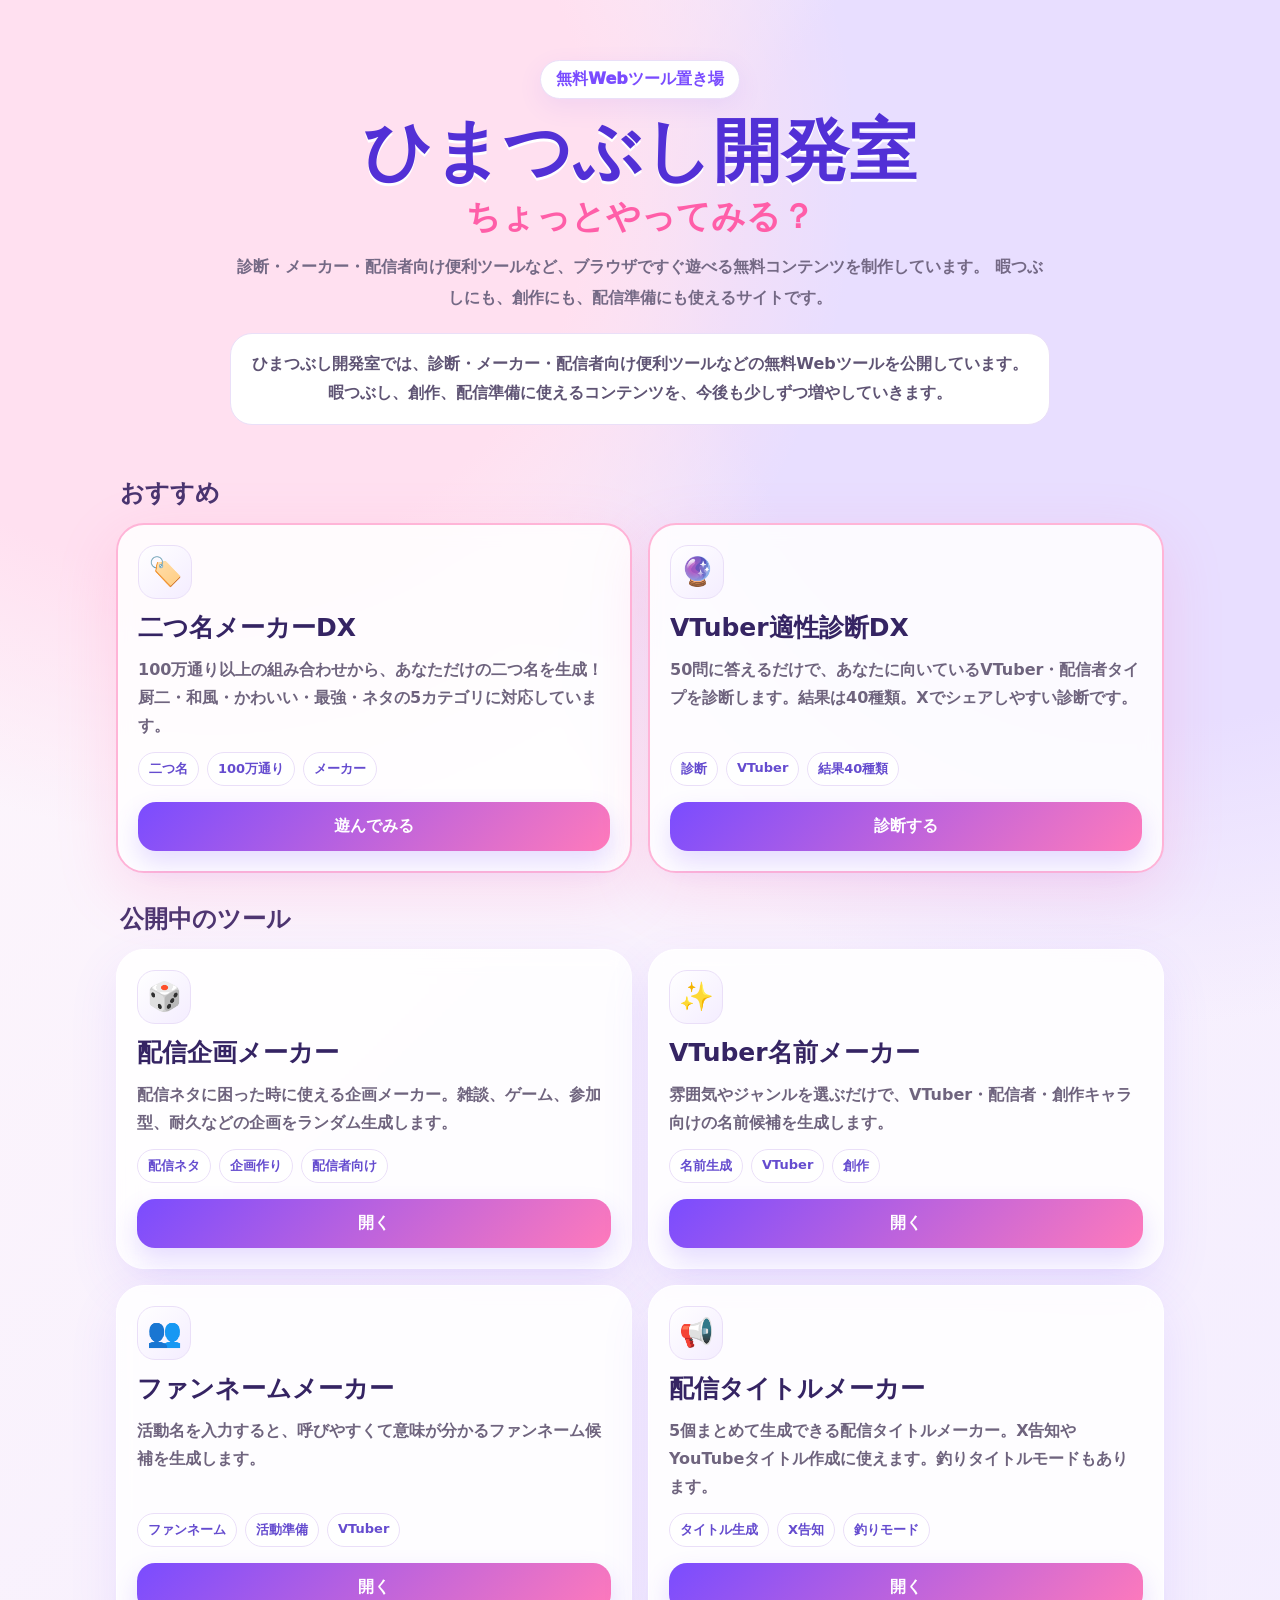
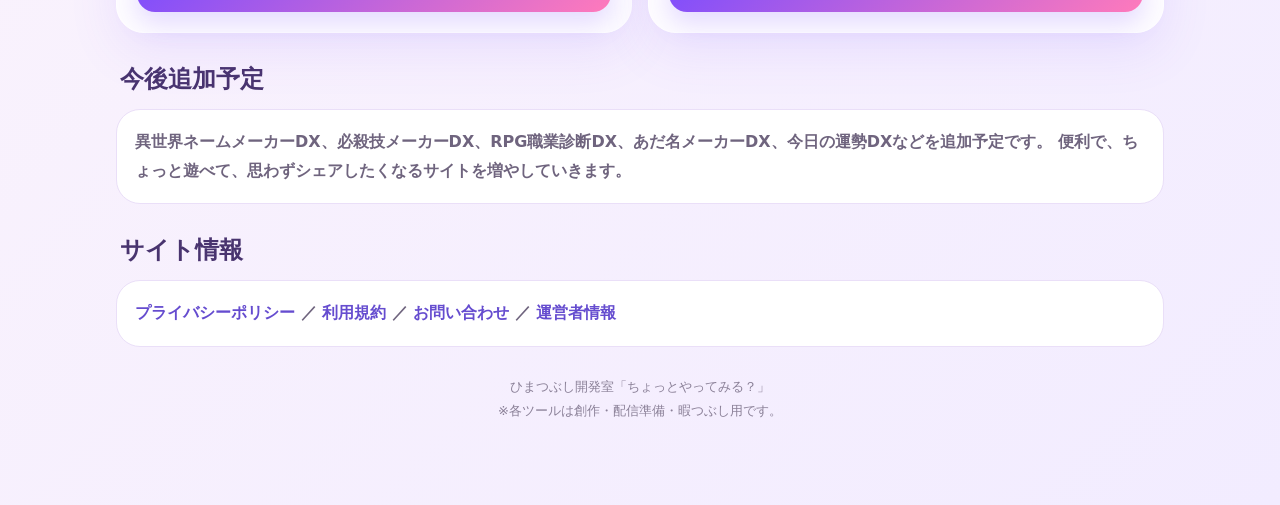
<file: index.html>
<!DOCTYPE html>
<html lang="ja">
<head>
<script async src="https://pagead2.googlesyndication.com/pagead/js/adsbygoogle.js?client=ca-pub-7724263337567673"
     crossorigin="anonymous"></script>
<meta charset="UTF-8" />
<meta name="viewport" content="width=device-width, initial-scale=1.0" />
<title>ひまつぶし開発室｜ちょっとやってみる？</title>
<meta name="description" content="ひまつぶし開発室は、診断・メーカー・配信者向け便利ツールを無料で遊べるWebサイトです。VTuber適性診断、配信企画メーカー、名前メーカーなどを公開中。">
<meta name="keywords" content="ひまつぶし開発室,診断,メーカー,VTuber,配信者,無料ツール,配信企画,名前メーカー">
<style>
:root{
  --bg1:#fff7fb; --bg2:#f2ecff; --main:#7a4cff; --main2:#ff7abb;
  --text:#34294a; --muted:#746985; --card:#ffffffd9; --line:#eadff8;
}
*{box-sizing:border-box}
body{
  margin:0;
  font-family:"Hiragino Kaku Gothic ProN","Yu Gothic",system-ui,sans-serif;
  color:var(--text);
  min-height:100vh;
  background:
    radial-gradient(circle at 15% 8%, #ffe0f0 0 18%, transparent 30%),
    radial-gradient(circle at 90% 14%, #e8deff 0 20%, transparent 34%),
    linear-gradient(135deg,var(--bg1),var(--bg2));
}
.wrap{max-width:1080px;margin:0 auto;padding:26px 16px 70px}
.hero{text-align:center;padding:34px 12px 22px}
.badge{
  display:inline-block;background:#fff;border:1px solid var(--line);color:var(--main);
  padding:8px 15px;border-radius:999px;font-weight:950;box-shadow:0 8px 24px #7654ff18;
}
h1{
  margin:16px 0 8px;font-size:clamp(36px,8vw,68px);line-height:1.05;
  color:#5230d6;text-shadow:0 3px 0 #fff;
}
.catch{font-size:clamp(20px,4.5vw,34px);font-weight:950;color:#ff5ea8;margin:8px 0 12px}
.lead{margin:0 auto;max-width:820px;color:var(--muted);line-height:1.9;font-weight:750}
.notice{
  margin:20px auto 0;max-width:820px;background:#fff;border:1px solid var(--line);
  border-radius:22px;padding:16px;color:#5f5474;font-weight:800;line-height:1.8;
}
.sectionTitle{margin:30px 4px 14px;font-size:24px;color:#49346f}
.grid{display:grid;grid-template-columns:repeat(2,minmax(0,1fr));gap:16px}
@media(max-width:760px){.grid{grid-template-columns:1fr}}
.card{
  background:var(--card);backdrop-filter:blur(10px);border:1px solid #fff;border-radius:28px;
  box-shadow:0 18px 50px #7a4cff1a;padding:20px;display:flex;flex-direction:column;
  gap:12px;min-height:260px;
}
.pick{border:2px solid #ffb4d7;box-shadow:0 18px 60px #ff77b733}
.icon{
  width:54px;height:54px;border-radius:18px;display:grid;place-items:center;font-size:28px;
  background:linear-gradient(135deg,#fff,#f4edff);border:1px solid var(--line);
}
.card h2{margin:0;font-size:25px;color:#352463}
.card p{margin:0;color:#6f647e;line-height:1.75;font-weight:700}
.tags{display:flex;gap:8px;flex-wrap:wrap;margin-top:auto}
.tag{
  display:inline-block;background:#fff;border:1px solid var(--line);color:#654ccf;
  padding:7px 10px;border-radius:999px;font-weight:900;font-size:13px;
}
.btn{
  display:block;text-align:center;text-decoration:none;background:linear-gradient(135deg,var(--main),var(--main2));
  color:#fff;padding:14px 16px;border-radius:18px;font-weight:950;box-shadow:0 12px 26px #7a4cff32;margin-top:4px;
}
.subCard{
  background:#fff;border:1px solid var(--line);border-radius:24px;padding:18px;color:#6f647e;
  line-height:1.8;font-weight:700;
}
.links a{color:#654ccf;font-weight:950;text-decoration:none}
.footer{text-align:center;color:#8b8198;font-size:13px;line-height:1.8;margin-top:28px}
</style>
</head>
<body>
<div class="wrap">
  <section class="hero">
    <div class="badge">無料Webツール置き場</div>
    <h1>ひまつぶし開発室</h1>
    <div class="catch">ちょっとやってみる？</div>
    <p class="lead">
      診断・メーカー・配信者向け便利ツールなど、ブラウザですぐ遊べる無料コンテンツを制作しています。
      暇つぶしにも、創作にも、配信準備にも使えるサイトです。
    </p>
    <div class="notice">
      ひまつぶし開発室では、診断・メーカー・配信者向け便利ツールなどの無料Webツールを公開しています。
      暇つぶし、創作、配信準備に使えるコンテンツを、今後も少しずつ増やしていきます。
    </div>
  </section>

  <h2 class="sectionTitle">おすすめ</h2>
  <div class="grid">
    <article class="card pick">
      <div class="icon">🏷️</div>
      <h2>二つ名メーカーDX</h2>
      <p>100万通り以上の組み合わせから、あなただけの二つ名を生成！厨二・和風・かわいい・最強・ネタの5カテゴリに対応しています。</p>
      <div class="tags">
        <span class="tag">二つ名</span><span class="tag">100万通り</span><span class="tag">メーカー</span>
      </div>
      <a class="btn" href="FutatsunaMakerDX/index.html">遊んでみる</a>
    </article>

    <article class="card pick">
      <div class="icon">🔮</div>
      <h2>VTuber適性診断DX</h2>
      <p>50問に答えるだけで、あなたに向いているVTuber・配信者タイプを診断します。結果は40種類。Xでシェアしやすい診断です。</p>
      <div class="tags">
        <span class="tag">診断</span><span class="tag">VTuber</span><span class="tag">結果40種類</span>
      </div>
      <a class="btn" href="vtuber_aptitude_dx.html">診断する</a>
    </article>
  </div>

  <h2 class="sectionTitle">公開中のツール</h2>

  <div class="grid">
    <article class="card">
      <div class="icon">🎲</div>
      <h2>配信企画メーカー</h2>
      <p>配信ネタに困った時に使える企画メーカー。雑談、ゲーム、参加型、耐久などの企画をランダム生成します。</p>
      <div class="tags">
        <span class="tag">配信ネタ</span><span class="tag">企画作り</span><span class="tag">配信者向け</span>
      </div>
      <a class="btn" href="stream_plan_maker_v3.html">開く</a>
    </article>

    <article class="card">
      <div class="icon">✨</div>
      <h2>VTuber名前メーカー</h2>
      <p>雰囲気やジャンルを選ぶだけで、VTuber・配信者・創作キャラ向けの名前候補を生成します。</p>
      <div class="tags">
        <span class="tag">名前生成</span><span class="tag">VTuber</span><span class="tag">創作</span>
      </div>
      <a class="btn" href="vtuber_name_maker_v5.html">開く</a>
    </article>

    <article class="card">
      <div class="icon">👥</div>
      <h2>ファンネームメーカー</h2>
      <p>活動名を入力すると、呼びやすくて意味が分かるファンネーム候補を生成します。</p>
      <div class="tags">
        <span class="tag">ファンネーム</span><span class="tag">活動準備</span><span class="tag">VTuber</span>
      </div>
      <a class="btn" href="fan_name_maker_v2.html">開く</a>
    </article>

    <article class="card">
      <div class="icon">📢</div>
      <h2>配信タイトルメーカー</h2>
      <p>5個まとめて生成できる配信タイトルメーカー。X告知やYouTubeタイトル作成に使えます。釣りタイトルモードもあります。</p>
      <div class="tags">
        <span class="tag">タイトル生成</span><span class="tag">X告知</span><span class="tag">釣りモード</span>
      </div>
      <a class="btn" href="stream_title_maker_v3.html">開く</a>
    </article>



  </div>

  <h2 class="sectionTitle">今後追加予定</h2>
  <div class="subCard">
    異世界ネームメーカーDX、必殺技メーカーDX、RPG職業診断DX、あだ名メーカーDX、今日の運勢DXなどを追加予定です。
    便利で、ちょっと遊べて、思わずシェアしたくなるサイトを増やしていきます。
  </div>

  <h2 class="sectionTitle">サイト情報</h2>
  <div class="subCard links">
    <a href="privacy.html">プライバシーポリシー</a> ／
    <a href="terms.html">利用規約</a> ／
    <a href="contact.html">お問い合わせ</a> ／
    <a href="about.html">運営者情報</a>
  </div>

  <p class="footer">
    ひまつぶし開発室「ちょっとやってみる？」<br>
    ※各ツールは創作・配信準備・暇つぶし用です。
  </p>
</div>
</body>
</html>
</file>
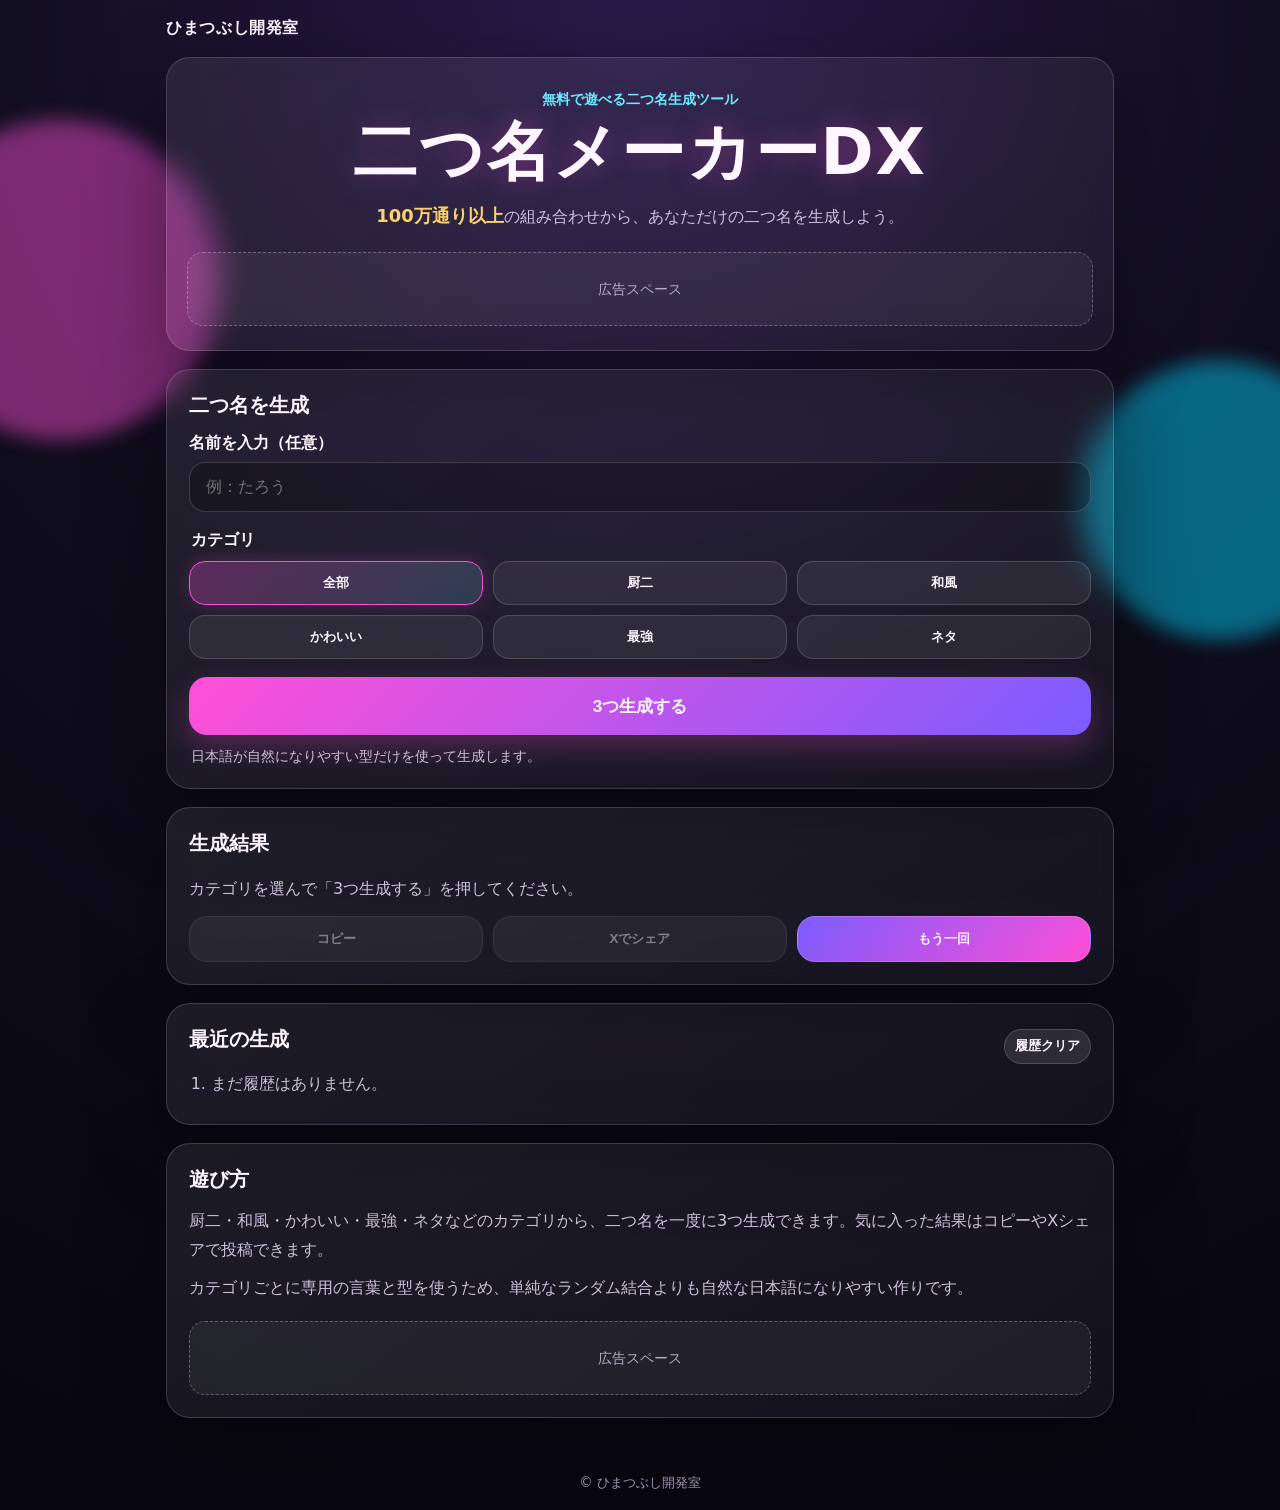
<file: FutatsunaMakerDX/index.html>
<!doctype html>
<html lang="ja">
<head>
  <meta charset="utf-8">
  <meta name="viewport" content="width=device-width, initial-scale=1">
  <title>二つ名メーカーDX｜100万通り以上の二つ名を生成</title>
  <meta name="description" content="厨二・和風・かわいい・最強・ネタなど、100万通り以上の組み合わせから二つ名を3つまとめて生成できる無料ツールです。">
  <meta name="theme-color" content="#151025">
  <meta property="og:title" content="二つ名メーカーDX">
  <meta property="og:description" content="100万通り以上の組み合わせから、あなただけの二つ名を生成！">
  <meta property="og:type" content="website">
  <meta name="twitter:card" content="summary_large_image">
  <link rel="stylesheet" href="style.css">
</head>
<body>
  <div class="bg-orb orb-a"></div>
  <div class="bg-orb orb-b"></div>

  <header class="site-header">
    <a class="brand" href="./" aria-label="ひまつぶし開発室 トップへ">ひまつぶし開発室</a>
  </header>

  <main class="app-shell">
    <section class="hero card">
      <p class="eyebrow">無料で遊べる二つ名生成ツール</p>
      <h1>二つ名メーカーDX</h1>
      <p class="lead"><strong>100万通り以上</strong>の組み合わせから、あなただけの二つ名を生成しよう。</p>
      <div class="ad-box" aria-label="広告枠">広告スペース</div>
    </section>

    <section class="maker card" aria-labelledby="maker-title">
      <h2 id="maker-title">二つ名を生成</h2>
      <label class="input-label" for="nameInput">名前を入力（任意）</label>
      <input id="nameInput" class="name-input" type="text" maxlength="20" placeholder="例：たろう" autocomplete="off">

      <fieldset class="category-field">
        <legend>カテゴリ</legend>
        <div class="category-grid" id="categoryGrid"></div>
      </fieldset>

      <button id="generateBtn" class="main-btn" type="button">3つ生成する</button>
      <p class="mini-note">日本語が自然になりやすい型だけを使って生成します。</p>
    </section>

    <section class="result card" aria-live="polite">
      <div class="result-head">
        <h2>生成結果</h2>
        <span id="rareBadge" class="rare-badge hidden">RARE</span>
      </div>
      <div id="resultList" class="result-list">
        <p class="empty">カテゴリを選んで「3つ生成する」を押してください。</p>
      </div>
      <div class="action-row">
        <button id="copyBtn" class="sub-btn" type="button" disabled>コピー</button>
        <button id="shareBtn" class="sub-btn" type="button" disabled>Xでシェア</button>
        <button id="againBtn" class="sub-btn accent" type="button">もう一回</button>
      </div>
    </section>

    <section class="history card">
      <div class="result-head">
        <h2>最近の生成</h2>
        <button id="clearHistoryBtn" class="tiny-btn" type="button">履歴クリア</button>
      </div>
      <ol id="historyList" class="history-list"></ol>
    </section>

    <section class="about card">
      <h2>遊び方</h2>
      <p>厨二・和風・かわいい・最強・ネタなどのカテゴリから、二つ名を一度に3つ生成できます。気に入った結果はコピーやXシェアで投稿できます。</p>
      <p>カテゴリごとに専用の言葉と型を使うため、単純なランダム結合よりも自然な日本語になりやすい作りです。</p>
      <div class="ad-box bottom-ad" aria-label="広告枠">広告スペース</div>
    </section>
  </main>

  <footer class="site-footer">
    <small>© ひまつぶし開発室</small>
  </footer>

  <script src="words.js"></script>
  <script src="script.js"></script>
</body>
</html>
</file>
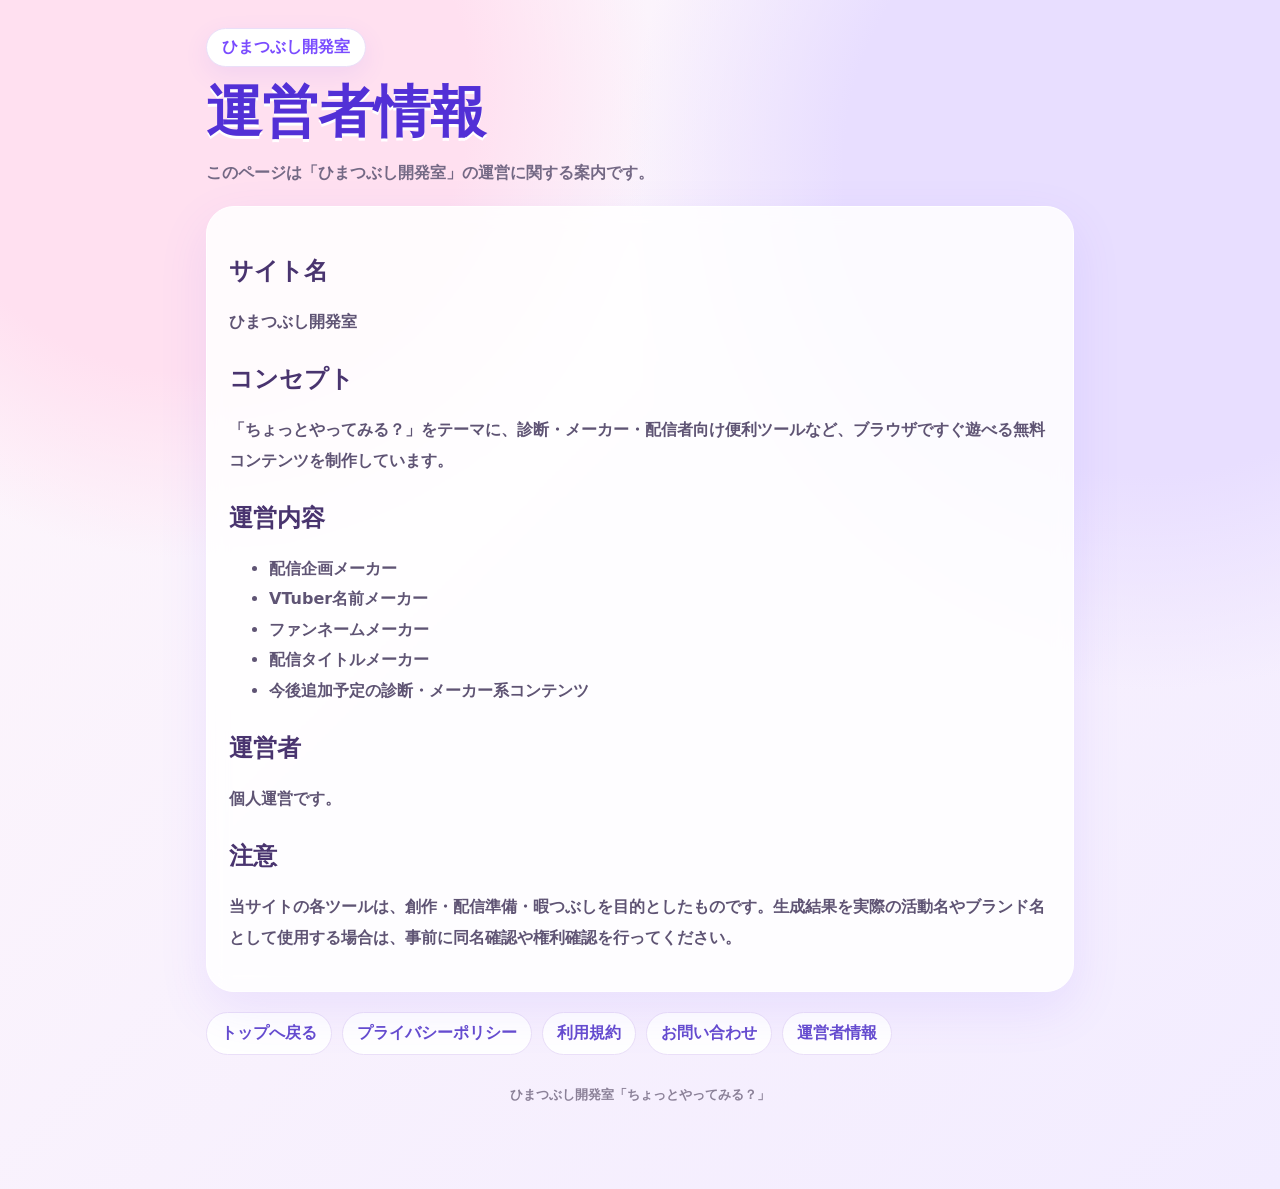
<file: about.html>
<!DOCTYPE html>
<html lang="ja">
<head>
  
  <script async src="https://pagead2.googlesyndication.com/pagead/js/adsbygoogle.js?client=ca-pub-7724263337567673"
crossorigin="anonymous"></script>
  
<meta charset="UTF-8" />
<meta name="viewport" content="width=device-width, initial-scale=1.0" />
<title>運営者情報｜ひまつぶし開発室</title>

<style>
:root{
  --bg1:#fff7fb; --bg2:#f2ecff; --main:#7a4cff; --main2:#ff7abb;
  --text:#34294a; --muted:#746985; --card:#ffffffd9; --line:#eadff8;
}
*{box-sizing:border-box}
body{
  margin:0;
  font-family:"Hiragino Kaku Gothic ProN","Yu Gothic",system-ui,sans-serif;
  color:var(--text);
  min-height:100vh;
  background:
    radial-gradient(circle at 15% 8%, #ffe0f0 0 18%, transparent 30%),
    radial-gradient(circle at 90% 14%, #e8deff 0 20%, transparent 34%),
    linear-gradient(135deg,var(--bg1),var(--bg2));
}
.wrap{max-width:900px;margin:0 auto;padding:28px 16px 70px}
.badge{
  display:inline-block;background:#fff;border:1px solid var(--line);color:var(--main);
  padding:8px 15px;border-radius:999px;font-weight:950;box-shadow:0 8px 24px #7654ff18;
}
h1{
  margin:16px 0 10px;font-size:clamp(32px,7vw,56px);line-height:1.05;
  color:#5230d6;text-shadow:0 3px 0 #fff;
}
.lead{color:var(--muted);line-height:1.9;font-weight:750}
.card{
  background:var(--card);backdrop-filter:blur(10px);border:1px solid #fff;border-radius:28px;
  box-shadow:0 18px 50px #7a4cff1a;padding:22px;margin:18px 0;
}
h2{color:#49346f;margin-top:26px}
p,li{line-height:1.9;color:#5f5474;font-weight:700}
a{color:#654ccf;font-weight:900}
.nav{display:flex;gap:10px;flex-wrap:wrap;margin-top:20px}
.btn{
  display:inline-block;text-decoration:none;background:#fff;border:1px solid var(--line);color:#654ccf;
  padding:10px 14px;border-radius:999px;font-weight:950;
}
.footer{text-align:center;color:#8b8198;font-size:13px;line-height:1.8;margin-top:28px}
</style>

</head>
<body>
<div class="wrap">
  <div class="badge">ひまつぶし開発室</div>
  <h1>運営者情報</h1>
  <p class="lead">このページは「ひまつぶし開発室」の運営に関する案内です。</p>
  <div class="card">
    
<h2>サイト名</h2>
<p>ひまつぶし開発室</p>

<h2>コンセプト</h2>
<p>「ちょっとやってみる？」をテーマに、診断・メーカー・配信者向け便利ツールなど、ブラウザですぐ遊べる無料コンテンツを制作しています。</p>

<h2>運営内容</h2>
<ul>
<li>配信企画メーカー</li>
<li>VTuber名前メーカー</li>
<li>ファンネームメーカー</li>
<li>配信タイトルメーカー</li>
<li>今後追加予定の診断・メーカー系コンテンツ</li>
</ul>

<h2>運営者</h2>
<p>個人運営です。</p>

<h2>注意</h2>
<p>当サイトの各ツールは、創作・配信準備・暇つぶしを目的としたものです。生成結果を実際の活動名やブランド名として使用する場合は、事前に同名確認や権利確認を行ってください。</p>

  </div>
  <div class="nav">
    <a class="btn" href="index.html">トップへ戻る</a>
    <a class="btn" href="privacy.html">プライバシーポリシー</a>
    <a class="btn" href="terms.html">利用規約</a>
    <a class="btn" href="contact.html">お問い合わせ</a>
    <a class="btn" href="about.html">運営者情報</a>
  </div>
  <p class="footer">ひまつぶし開発室「ちょっとやってみる？」</p>
</div>
</body>
</html>
</file>
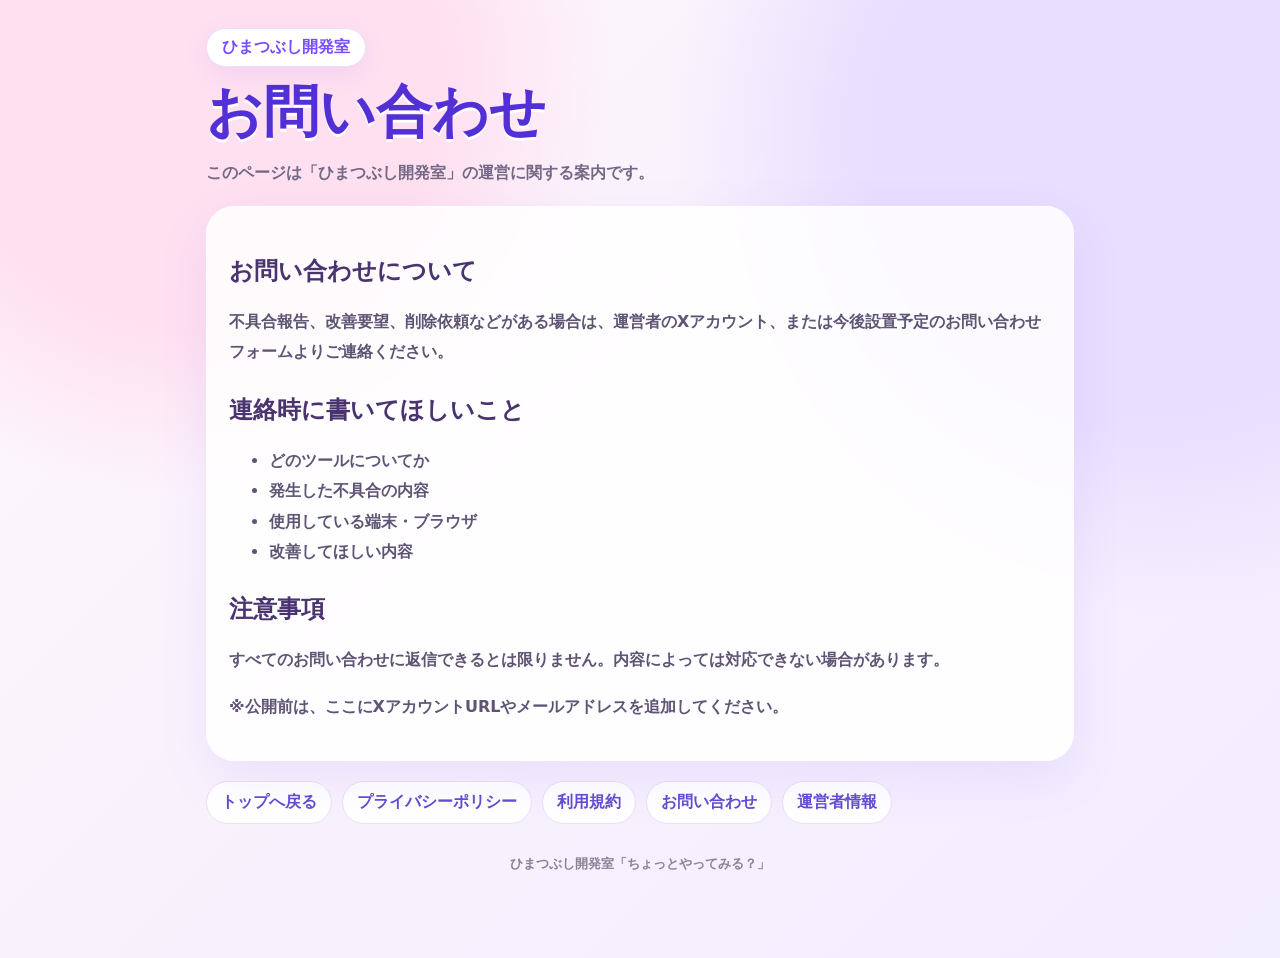
<file: contact.html>
<!DOCTYPE html>
<html lang="ja">
<head>
  
  <script async src="https://pagead2.googlesyndication.com/pagead/js/adsbygoogle.js?client=ca-pub-7724263337567673"
crossorigin="anonymous"></script>
  
<meta charset="UTF-8" />
<meta name="viewport" content="width=device-width, initial-scale=1.0" />
<title>お問い合わせ｜ひまつぶし開発室</title>

<style>
:root{
  --bg1:#fff7fb; --bg2:#f2ecff; --main:#7a4cff; --main2:#ff7abb;
  --text:#34294a; --muted:#746985; --card:#ffffffd9; --line:#eadff8;
}
*{box-sizing:border-box}
body{
  margin:0;
  font-family:"Hiragino Kaku Gothic ProN","Yu Gothic",system-ui,sans-serif;
  color:var(--text);
  min-height:100vh;
  background:
    radial-gradient(circle at 15% 8%, #ffe0f0 0 18%, transparent 30%),
    radial-gradient(circle at 90% 14%, #e8deff 0 20%, transparent 34%),
    linear-gradient(135deg,var(--bg1),var(--bg2));
}
.wrap{max-width:900px;margin:0 auto;padding:28px 16px 70px}
.badge{
  display:inline-block;background:#fff;border:1px solid var(--line);color:var(--main);
  padding:8px 15px;border-radius:999px;font-weight:950;box-shadow:0 8px 24px #7654ff18;
}
h1{
  margin:16px 0 10px;font-size:clamp(32px,7vw,56px);line-height:1.05;
  color:#5230d6;text-shadow:0 3px 0 #fff;
}
.lead{color:var(--muted);line-height:1.9;font-weight:750}
.card{
  background:var(--card);backdrop-filter:blur(10px);border:1px solid #fff;border-radius:28px;
  box-shadow:0 18px 50px #7a4cff1a;padding:22px;margin:18px 0;
}
h2{color:#49346f;margin-top:26px}
p,li{line-height:1.9;color:#5f5474;font-weight:700}
a{color:#654ccf;font-weight:900}
.nav{display:flex;gap:10px;flex-wrap:wrap;margin-top:20px}
.btn{
  display:inline-block;text-decoration:none;background:#fff;border:1px solid var(--line);color:#654ccf;
  padding:10px 14px;border-radius:999px;font-weight:950;
}
.footer{text-align:center;color:#8b8198;font-size:13px;line-height:1.8;margin-top:28px}
</style>

</head>
<body>
<div class="wrap">
  <div class="badge">ひまつぶし開発室</div>
  <h1>お問い合わせ</h1>
  <p class="lead">このページは「ひまつぶし開発室」の運営に関する案内です。</p>
  <div class="card">
    
<h2>お問い合わせについて</h2>
<p>不具合報告、改善要望、削除依頼などがある場合は、運営者のXアカウント、または今後設置予定のお問い合わせフォームよりご連絡ください。</p>

<h2>連絡時に書いてほしいこと</h2>
<ul>
<li>どのツールについてか</li>
<li>発生した不具合の内容</li>
<li>使用している端末・ブラウザ</li>
<li>改善してほしい内容</li>
</ul>

<h2>注意事項</h2>
<p>すべてのお問い合わせに返信できるとは限りません。内容によっては対応できない場合があります。</p>

<p>※公開前は、ここにXアカウントURLやメールアドレスを追加してください。</p>

  </div>
  <div class="nav">
    <a class="btn" href="index.html">トップへ戻る</a>
    <a class="btn" href="privacy.html">プライバシーポリシー</a>
    <a class="btn" href="terms.html">利用規約</a>
    <a class="btn" href="contact.html">お問い合わせ</a>
    <a class="btn" href="about.html">運営者情報</a>
  </div>
  <p class="footer">ひまつぶし開発室「ちょっとやってみる？」</p>
</div>
</body>
</html>
</file>
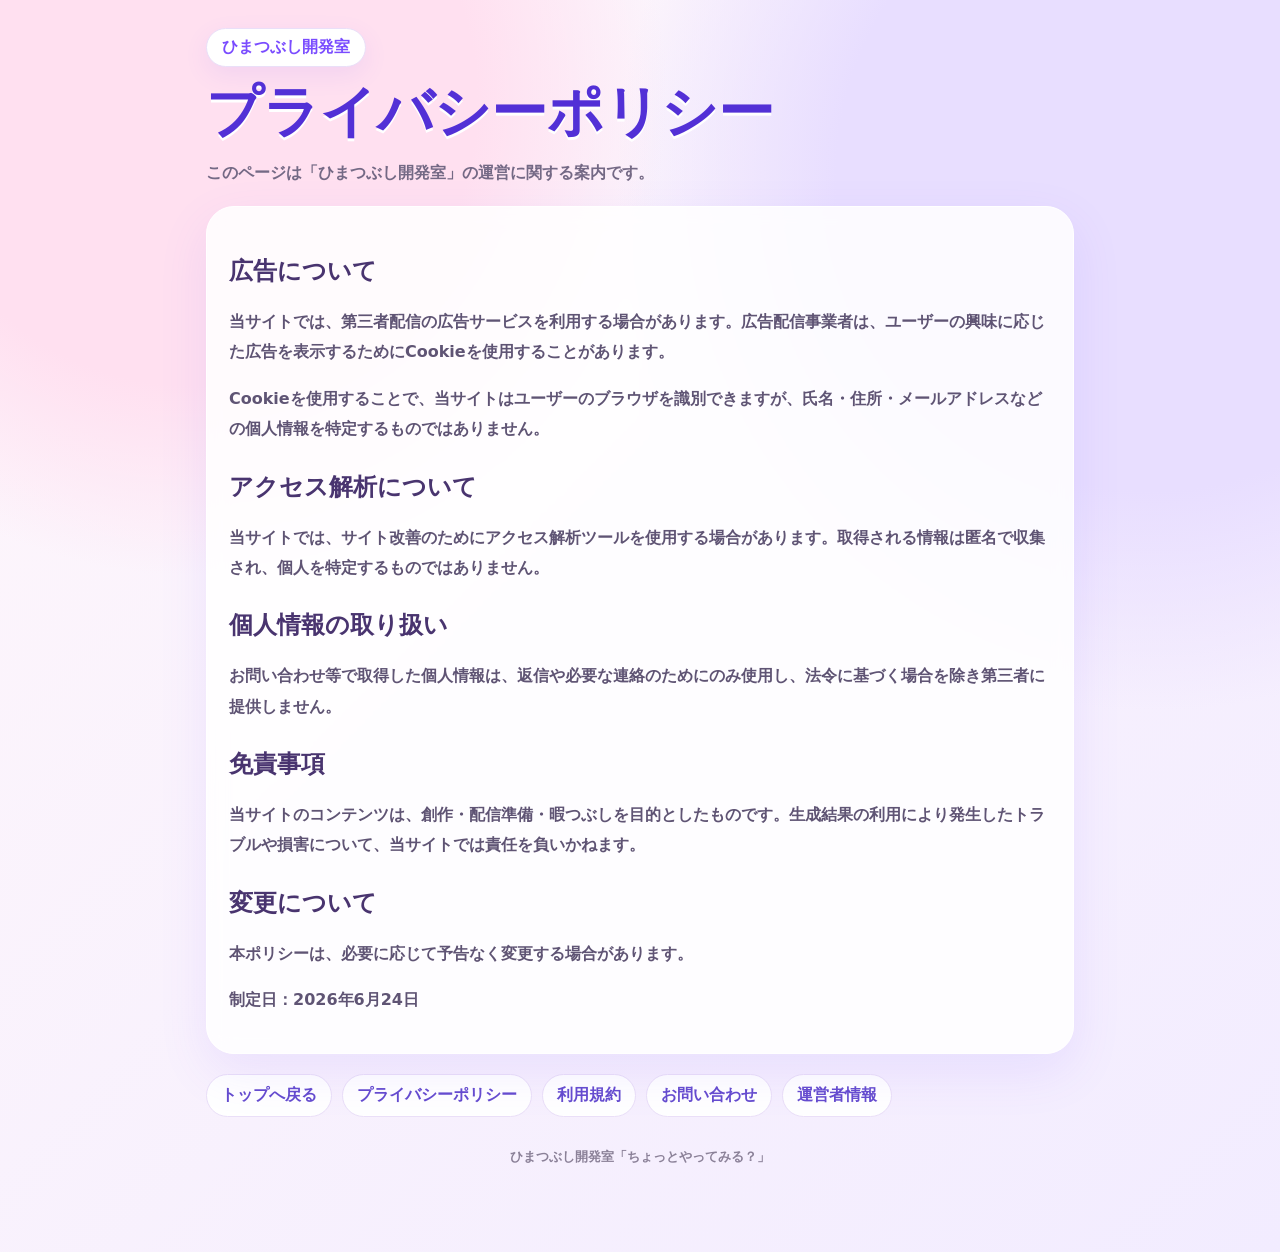
<file: privacy.html>
<!DOCTYPE html>
<html lang="ja">
<head>
  
  <script async src="https://pagead2.googlesyndication.com/pagead/js/adsbygoogle.js?client=ca-pub-7724263337567673"
crossorigin="anonymous"></script>
  
<meta charset="UTF-8" />
<meta name="viewport" content="width=device-width, initial-scale=1.0" />
<title>プライバシーポリシー｜ひまつぶし開発室</title>

<style>
:root{
  --bg1:#fff7fb; --bg2:#f2ecff; --main:#7a4cff; --main2:#ff7abb;
  --text:#34294a; --muted:#746985; --card:#ffffffd9; --line:#eadff8;
}
*{box-sizing:border-box}
body{
  margin:0;
  font-family:"Hiragino Kaku Gothic ProN","Yu Gothic",system-ui,sans-serif;
  color:var(--text);
  min-height:100vh;
  background:
    radial-gradient(circle at 15% 8%, #ffe0f0 0 18%, transparent 30%),
    radial-gradient(circle at 90% 14%, #e8deff 0 20%, transparent 34%),
    linear-gradient(135deg,var(--bg1),var(--bg2));
}
.wrap{max-width:900px;margin:0 auto;padding:28px 16px 70px}
.badge{
  display:inline-block;background:#fff;border:1px solid var(--line);color:var(--main);
  padding:8px 15px;border-radius:999px;font-weight:950;box-shadow:0 8px 24px #7654ff18;
}
h1{
  margin:16px 0 10px;font-size:clamp(32px,7vw,56px);line-height:1.05;
  color:#5230d6;text-shadow:0 3px 0 #fff;
}
.lead{color:var(--muted);line-height:1.9;font-weight:750}
.card{
  background:var(--card);backdrop-filter:blur(10px);border:1px solid #fff;border-radius:28px;
  box-shadow:0 18px 50px #7a4cff1a;padding:22px;margin:18px 0;
}
h2{color:#49346f;margin-top:26px}
p,li{line-height:1.9;color:#5f5474;font-weight:700}
a{color:#654ccf;font-weight:900}
.nav{display:flex;gap:10px;flex-wrap:wrap;margin-top:20px}
.btn{
  display:inline-block;text-decoration:none;background:#fff;border:1px solid var(--line);color:#654ccf;
  padding:10px 14px;border-radius:999px;font-weight:950;
}
.footer{text-align:center;color:#8b8198;font-size:13px;line-height:1.8;margin-top:28px}
</style>

</head>
<body>
<div class="wrap">
  <div class="badge">ひまつぶし開発室</div>
  <h1>プライバシーポリシー</h1>
  <p class="lead">このページは「ひまつぶし開発室」の運営に関する案内です。</p>
  <div class="card">
    
<h2>広告について</h2>
<p>当サイトでは、第三者配信の広告サービスを利用する場合があります。広告配信事業者は、ユーザーの興味に応じた広告を表示するためにCookieを使用することがあります。</p>
<p>Cookieを使用することで、当サイトはユーザーのブラウザを識別できますが、氏名・住所・メールアドレスなどの個人情報を特定するものではありません。</p>

<h2>アクセス解析について</h2>
<p>当サイトでは、サイト改善のためにアクセス解析ツールを使用する場合があります。取得される情報は匿名で収集され、個人を特定するものではありません。</p>

<h2>個人情報の取り扱い</h2>
<p>お問い合わせ等で取得した個人情報は、返信や必要な連絡のためにのみ使用し、法令に基づく場合を除き第三者に提供しません。</p>

<h2>免責事項</h2>
<p>当サイトのコンテンツは、創作・配信準備・暇つぶしを目的としたものです。生成結果の利用により発生したトラブルや損害について、当サイトでは責任を負いかねます。</p>

<h2>変更について</h2>
<p>本ポリシーは、必要に応じて予告なく変更する場合があります。</p>
<p>制定日：2026年6月24日</p>

  </div>
  <div class="nav">
    <a class="btn" href="index.html">トップへ戻る</a>
    <a class="btn" href="privacy.html">プライバシーポリシー</a>
    <a class="btn" href="terms.html">利用規約</a>
    <a class="btn" href="contact.html">お問い合わせ</a>
    <a class="btn" href="about.html">運営者情報</a>
  </div>
  <p class="footer">ひまつぶし開発室「ちょっとやってみる？」</p>
</div>
</body>
</html>
</file>
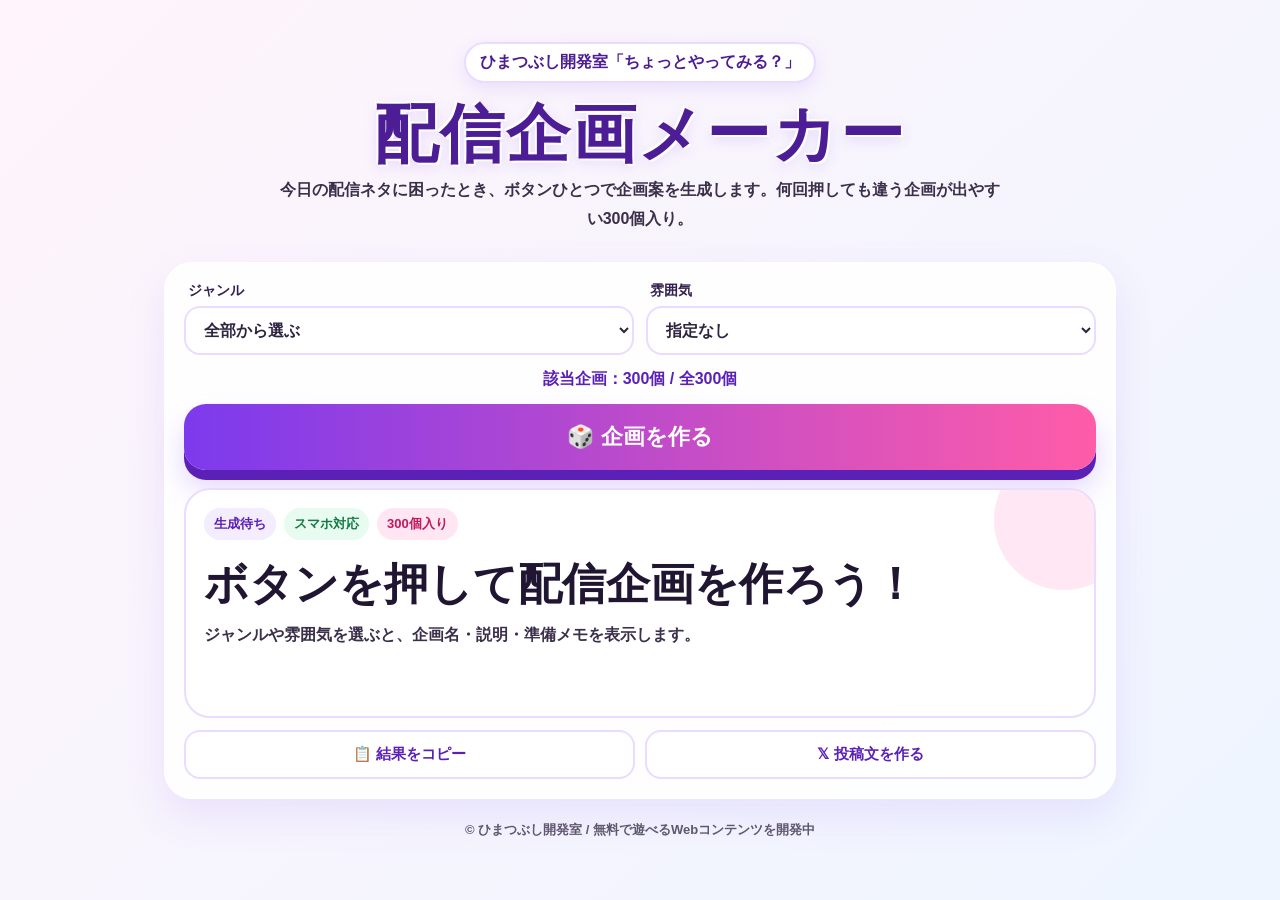
<file: stream_plan_maker_v3.html>
<!DOCTYPE html>
<html lang="ja">
<head>
  
  <script async src="https://pagead2.googlesyndication.com/pagead/js/adsbygoogle.js?client=ca-pub-7724263337567673"
crossorigin="anonymous"></script>
  
  <meta charset="UTF-8" />
  <meta name="viewport" content="width=device-width, initial-scale=1.0" />
  <title>配信企画メーカー｜ひまつぶし開発室</title>
  <style>
    :root{--bg1:#fff4fb;--bg2:#eef5ff;--main:#7c3aed;--sub:#ff5ca8;--text:#2f2540;--card:#ffffffd9;--line:#eadcff;}
    *{box-sizing:border-box}
    body{margin:0;font-family:-apple-system,BlinkMacSystemFont,"Segoe UI",sans-serif;color:var(--text);background:linear-gradient(135deg,var(--bg1),var(--bg2));min-height:100vh;}
    .wrap{max-width:980px;margin:0 auto;padding:24px 14px 48px;}
    header{text-align:center;padding:18px 8px 10px;}
    .badge{display:inline-block;background:#fff;border:2px solid var(--line);border-radius:999px;padding:8px 14px;font-weight:900;color:#4c1d95;box-shadow:0 6px 18px #8b5cf622;}
    h1{font-size:clamp(32px,7vw,64px);line-height:1.05;margin:18px 0 8px;color:#4c1d95;text-shadow:2px 2px 0 #fff,-2px -2px 0 #fff,0 4px 14px #8b5cf633;letter-spacing:.03em;}
    .lead{font-size:16px;margin:0 auto;max-width:720px;line-height:1.8;font-weight:700;color:#3b2f4a;}
    .panel{background:var(--card);border:2px solid #fff;border-radius:28px;padding:18px;box-shadow:0 16px 40px #8b5cf61f;backdrop-filter:blur(8px);margin-top:18px;}
    .controls{display:grid;grid-template-columns:1fr 1fr;gap:12px;margin-bottom:14px;}
    label{font-weight:900;font-size:14px;display:block;margin:0 0 6px 4px;color:#33204f;}
    select{width:100%;padding:13px 14px;border:2px solid var(--line);border-radius:16px;background:#fff;color:#2f2540;font-weight:800;font-size:16px;outline:none;}
    .count{text-align:center;margin:6px 0 14px;font-weight:900;color:#5b21b6;}
    .mainBtn{width:100%;border:none;border-radius:22px;padding:18px 14px;font-size:22px;font-weight:900;color:white;background:linear-gradient(90deg,var(--main),var(--sub));box-shadow:0 10px 0 #5b21b6,0 18px 28px #8b5cf640;cursor:pointer;transition:.08s transform,.08s box-shadow;}
    .mainBtn:active{transform:translateY(6px);box-shadow:0 4px 0 #5b21b6,0 10px 18px #8b5cf633;}
    .result{margin-top:18px;background:#fff;border:2px solid var(--line);border-radius:26px;padding:18px;min-height:230px;position:relative;overflow:hidden;}
    .result:before{content:"";position:absolute;right:-40px;top:-40px;width:140px;height:140px;background:#ffe1f0;border-radius:50%;opacity:.8;}
    .tagrow{display:flex;flex-wrap:wrap;gap:8px;position:relative;z-index:1;}
    .tag{font-weight:900;font-size:13px;border-radius:999px;padding:7px 10px;background:#f4edff;color:#5b21b6;}
    .tag.hot{background:#ffe6f2;color:#c2185b}.tag.easy{background:#e8fbf1;color:#137a43}.tag.time{background:#eaf3ff;color:#1d4ed8}
    .title{font-size:clamp(26px,6vw,44px);font-weight:1000;line-height:1.2;margin:18px 0 10px;position:relative;z-index:1;color:#211632;}
    .desc{font-size:16px;line-height:1.8;margin:0;position:relative;z-index:1;font-weight:700;color:#3b2f4a;}
    .memo{margin-top:12px;padding:12px;border-radius:16px;background:#fff8dc;border:1px dashed #e8c94f;line-height:1.7;font-weight:800;position:relative;z-index:1;color:#3b2f4a;}
    .actions{display:grid;grid-template-columns:1fr 1fr;gap:10px;margin-top:12px;}
    .subBtn{border:2px solid var(--line);background:#fff;border-radius:16px;padding:13px;font-weight:900;color:#5b21b6;cursor:pointer;font-size:15px;}
    footer{text-align:center;margin-top:22px;font-size:13px;opacity:.75;font-weight:700;}
    .toast{position:fixed;left:50%;bottom:24px;transform:translateX(-50%);background:#2f2540;color:#fff;padding:12px 18px;border-radius:999px;font-weight:900;opacity:0;pointer-events:none;transition:.2s;z-index:10}.toast.show{opacity:1;bottom:34px}
    @media(max-width:720px){.controls,.actions{grid-template-columns:1fr}.wrap{padding-top:12px}.panel{border-radius:22px;padding:14px}.mainBtn{font-size:20px}.result{padding:16px}}
  </style>
</head>
<body>
  <div class="wrap">
    <header>
      <div class="badge">ひまつぶし開発室「ちょっとやってみる？」</div>
      <h1>配信企画メーカー</h1>
      <p class="lead">今日の配信ネタに困ったとき、ボタンひとつで企画案を生成します。何回押しても違う企画が出やすい300個入り。</p>
    </header>
    <main class="panel">
      <div class="controls">
        <div><label for="category">ジャンル</label><select id="category">
          <option value="all">全部から選ぶ</option>
          <option value="talk">雑談</option><option value="game">ゲーム</option><option value="viewer">参加型</option><option value="shorts">Shorts・動画</option><option value="challenge">耐久・チャレンジ</option><option value="creative">創作</option><option value="study">作業・勉強</option><option value="voice">声・歌</option><option value="event">季節・記念</option><option value="sns">SNS連動</option>
        </select></div>
        <div><label for="mood">雰囲気</label><select id="mood"><option value="all">指定なし</option><option value="easy">気軽</option><option value="funny">ネタ系</option><option value="serious">本格</option><option value="buzz">バズ狙い</option></select></div>
      </div>
      <div class="count" id="countText">収録企画：300個</div>
      <button class="mainBtn" onclick="generatePlan()">🎲 企画を作る</button>
      <section class="result" id="result">
        <div class="tagrow"><span class="tag">生成待ち</span><span class="tag easy">スマホ対応</span><span class="tag hot">300個入り</span></div>
        <div class="title">ボタンを押して配信企画を作ろう！</div>
        <p class="desc">ジャンルや雰囲気を選ぶと、企画名・説明・準備メモを表示します。</p>
      </section>
      <div class="actions">
        <button class="subBtn" onclick="copyResult()">📋 結果をコピー</button>
        <button class="subBtn" onclick="shareX()">𝕏 投稿文を作る</button>
      </div>
    </main>
    <footer>© ひまつぶし開発室 / 無料で遊べるWebコンテンツを開発中</footer>
  </div>
  <div class="toast" id="toast">コピーしました</div>
<script>
const categoryNames = {"talk": "雑談", "game": "ゲーム", "viewer": "参加型", "shorts": "Shorts・動画", "challenge": "耐久・チャレンジ", "creative": "創作", "study": "作業・勉強", "voice": "声・歌", "event": "季節・記念", "sns": "SNS連動"};
const moodNames = {"easy": "気軽", "funny": "ネタ系", "serious": "本格", "buzz": "バズ狙い"};
const plans = [
{
"c": "talk",
"m": "easy",
"t": "最近ハマっているもの紹介",
"d": "準備少なめで始められる企画です。コメントを拾いながら進めると、初見でも参加しやすくなります。",
"memo": "準備：お題を3〜5個用意",
"diff": "かんたん",
"time": "5分"
},
{
"c": "talk",
"m": "funny",
"t": "好きなものだけ語る30分",
"d": "笑いやツッコミが生まれやすい企画です。テンポよく進めると切り抜きや短い投稿にも使いやすいです。",
"memo": "準備：固定コメントにルールを書く",
"diff": "普通",
"time": "10分"
},
{
"c": "talk",
"m": "serious",
"t": "リスナー質問会",
"d": "活動改善や成長につながる企画です。最初に目的を伝えると、リスナーも見守りやすくなります。",
"memo": "準備：時間上限を決める",
"diff": "普通",
"time": "15分"
},
{
"c": "talk",
"m": "buzz",
"t": "偏見に全力回答",
"d": "SNS投稿や切り抜きにしやすい企画です。結果や名場面を短くまとめると拡散を狙いやすいです。",
"memo": "準備：最後に結果をまとめる",
"diff": "本格",
"time": "20分"
},
{
"c": "talk",
"m": "easy",
"t": "黒歴史を少しだけ語る会",
"d": "準備少なめで始められる企画です。コメントを拾いながら進めると、初見でも参加しやすくなります。",
"memo": "準備：X投稿用に一言メモを残す",
"diff": "かんたん",
"time": "30分"
},
{
"c": "talk",
"m": "funny",
"t": "人生で買ってよかったもの",
"d": "笑いやツッコミが生まれやすい企画です。テンポよく進めると切り抜きや短い投稿にも使いやすいです。",
"memo": "準備：お題を3〜5個用意",
"diff": "普通",
"time": "5分"
},
{
"c": "talk",
"m": "serious",
"t": "苦手なもの克服トーク",
"d": "活動改善や成長につながる企画です。最初に目的を伝えると、リスナーも見守りやすくなります。",
"memo": "準備：固定コメントにルールを書く",
"diff": "普通",
"time": "10分"
},
{
"c": "talk",
"m": "buzz",
"t": "架空ニュース雑談",
"d": "SNS投稿や切り抜きにしやすい企画です。結果や名場面を短くまとめると拡散を狙いやすいです。",
"memo": "準備：時間上限を決める",
"diff": "本格",
"time": "15分"
},
{
"c": "talk",
"m": "easy",
"t": "推し語り大会",
"d": "準備少なめで始められる企画です。コメントを拾いながら進めると、初見でも参加しやすくなります。",
"memo": "準備：最後に結果をまとめる",
"diff": "かんたん",
"time": "20分"
},
{
"c": "talk",
"m": "funny",
"t": "リスナーのあるある紹介",
"d": "笑いやツッコミが生まれやすい企画です。テンポよく進めると切り抜きや短い投稿にも使いやすいです。",
"memo": "準備：X投稿用に一言メモを残す",
"diff": "普通",
"time": "30分"
},
{
"c": "talk",
"m": "serious",
"t": "一問一答100本ノック",
"d": "活動改善や成長につながる企画です。最初に目的を伝えると、リスナーも見守りやすくなります。",
"memo": "準備：お題を3〜5個用意",
"diff": "普通",
"time": "5分"
},
{
"c": "talk",
"m": "buzz",
"t": "方言・口癖トーク",
"d": "SNS投稿や切り抜きにしやすい企画です。結果や名場面を短くまとめると拡散を狙いやすいです。",
"memo": "準備：固定コメントにルールを書く",
"diff": "本格",
"time": "10分"
},
{
"c": "talk",
"m": "easy",
"t": "子どもの頃の思い出会",
"d": "準備少なめで始められる企画です。コメントを拾いながら進めると、初見でも参加しやすくなります。",
"memo": "準備：時間上限を決める",
"diff": "かんたん",
"time": "15分"
},
{
"c": "talk",
"m": "funny",
"t": "最近の失敗談供養",
"d": "笑いやツッコミが生まれやすい企画です。テンポよく進めると切り抜きや短い投稿にも使いやすいです。",
"memo": "準備：最後に結果をまとめる",
"diff": "普通",
"time": "20分"
},
{
"c": "talk",
"m": "serious",
"t": "深夜のゆる相談室",
"d": "活動改善や成長につながる企画です。最初に目的を伝えると、リスナーも見守りやすくなります。",
"memo": "準備：X投稿用に一言メモを残す",
"diff": "普通",
"time": "30分"
},
{
"c": "talk",
"m": "buzz",
"t": "朝活予定整理",
"d": "SNS投稿や切り抜きにしやすい企画です。結果や名場面を短くまとめると拡散を狙いやすいです。",
"memo": "準備：お題を3〜5個用意",
"diff": "本格",
"time": "5分"
},
{
"c": "talk",
"m": "easy",
"t": "好きな食べ物ランキング",
"d": "準備少なめで始められる企画です。コメントを拾いながら進めると、初見でも参加しやすくなります。",
"memo": "準備：固定コメントにルールを書く",
"diff": "かんたん",
"time": "10分"
},
{
"c": "talk",
"m": "funny",
"t": "もしも話だけで1時間",
"d": "笑いやツッコミが生まれやすい企画です。テンポよく進めると切り抜きや短い投稿にも使いやすいです。",
"memo": "準備：時間上限を決める",
"diff": "普通",
"time": "15分"
},
{
"c": "talk",
"m": "serious",
"t": "今年やりたいこと会議",
"d": "活動改善や成長につながる企画です。最初に目的を伝えると、リスナーも見守りやすくなります。",
"memo": "準備：最後に結果をまとめる",
"diff": "普通",
"time": "20分"
},
{
"c": "talk",
"m": "buzz",
"t": "活動方針ゆる会議",
"d": "SNS投稿や切り抜きにしやすい企画です。結果や名場面を短くまとめると拡散を狙いやすいです。",
"memo": "準備：X投稿用に一言メモを残す",
"diff": "本格",
"time": "30分"
},
{
"c": "talk",
"m": "easy",
"t": "おすすめ作品紹介",
"d": "準備少なめで始められる企画です。コメントを拾いながら進めると、初見でも参加しやすくなります。",
"memo": "準備：お題を3〜5個用意",
"diff": "かんたん",
"time": "5分"
},
{
"c": "talk",
"m": "funny",
"t": "名前の由来を考える会",
"d": "笑いやツッコミが生まれやすい企画です。テンポよく進めると切り抜きや短い投稿にも使いやすいです。",
"memo": "準備：固定コメントにルールを書く",
"diff": "普通",
"time": "10分"
},
{
"c": "talk",
"m": "serious",
"t": "理想の休日を語る会",
"d": "活動改善や成長につながる企画です。最初に目的を伝えると、リスナーも見守りやすくなります。",
"memo": "準備：時間上限を決める",
"diff": "普通",
"time": "15分"
},
{
"c": "talk",
"m": "buzz",
"t": "コメントから連想トーク",
"d": "SNS投稿や切り抜きにしやすい企画です。結果や名場面を短くまとめると拡散を狙いやすいです。",
"memo": "準備：最後に結果をまとめる",
"diff": "本格",
"time": "20分"
},
{
"c": "talk",
"m": "easy",
"t": "雑学を持ち寄る会",
"d": "準備少なめで始められる企画です。コメントを拾いながら進めると、初見でも参加しやすくなります。",
"memo": "準備：X投稿用に一言メモを残す",
"diff": "かんたん",
"time": "30分"
},
{
"c": "talk",
"m": "funny",
"t": "初見さん向け自己紹介リレー",
"d": "笑いやツッコミが生まれやすい企画です。テンポよく進めると切り抜きや短い投稿にも使いやすいです。",
"memo": "準備：お題を3〜5個用意",
"diff": "普通",
"time": "5分"
},
{
"c": "talk",
"m": "serious",
"t": "最近笑ったこと発表会",
"d": "活動改善や成長につながる企画です。最初に目的を伝えると、リスナーも見守りやすくなります。",
"memo": "準備：固定コメントにルールを書く",
"diff": "普通",
"time": "10分"
},
{
"c": "talk",
"m": "buzz",
"t": "小さな幸せ報告会",
"d": "SNS投稿や切り抜きにしやすい企画です。結果や名場面を短くまとめると拡散を狙いやすいです。",
"memo": "準備：時間上限を決める",
"diff": "本格",
"time": "15分"
},
{
"c": "talk",
"m": "easy",
"t": "苦手だけど気になるもの会議",
"d": "準備少なめで始められる企画です。コメントを拾いながら進めると、初見でも参加しやすくなります。",
"memo": "準備：最後に結果をまとめる",
"diff": "かんたん",
"time": "20分"
},
{
"c": "talk",
"m": "funny",
"t": "好きなセリフ紹介",
"d": "笑いやツッコミが生まれやすい企画です。テンポよく進めると切り抜きや短い投稿にも使いやすいです。",
"memo": "準備：X投稿用に一言メモを残す",
"diff": "普通",
"time": "30分"
},
{
"c": "game",
"m": "easy",
"t": "負けたら語尾変更",
"d": "準備少なめで始められる企画です。コメントを拾いながら進めると、初見でも参加しやすくなります。",
"memo": "準備：お題を3〜5個用意",
"diff": "かんたん",
"time": "5分"
},
{
"c": "game",
"m": "funny",
"t": "ノーダメチャレンジ",
"d": "笑いやツッコミが生まれやすい企画です。テンポよく進めると切り抜きや短い投稿にも使いやすいです。",
"memo": "準備：固定コメントにルールを書く",
"diff": "普通",
"time": "10分"
},
{
"c": "game",
"m": "serious",
"t": "武器縛りプレイ",
"d": "活動改善や成長につながる企画です。最初に目的を伝えると、リスナーも見守りやすくなります。",
"memo": "準備：時間上限を決める",
"diff": "普通",
"time": "15分"
},
{
"c": "game",
"m": "buzz",
"t": "アイテム禁止攻略",
"d": "SNS投稿や切り抜きにしやすい企画です。結果や名場面を短くまとめると拡散を狙いやすいです。",
"memo": "準備：最後に結果をまとめる",
"diff": "本格",
"time": "20分"
},
{
"c": "game",
"m": "easy",
"t": "初見プレイ感想会",
"d": "準備少なめで始められる企画です。コメントを拾いながら進めると、初見でも参加しやすくなります。",
"memo": "準備：X投稿用に一言メモを残す",
"diff": "かんたん",
"time": "30分"
},
{
"c": "game",
"m": "funny",
"t": "リスナーおすすめゲームお試し",
"d": "笑いやツッコミが生まれやすい企画です。テンポよく進めると切り抜きや短い投稿にも使いやすいです。",
"memo": "準備：お題を3〜5個用意",
"diff": "普通",
"time": "5分"
},
{
"c": "game",
"m": "serious",
"t": "ランクアップ集中配信",
"d": "活動改善や成長につながる企画です。最初に目的を伝えると、リスナーも見守りやすくなります。",
"memo": "準備：固定コメントにルールを書く",
"diff": "普通",
"time": "10分"
},
{
"c": "game",
"m": "buzz",
"t": "苦手ステージ練習",
"d": "SNS投稿や切り抜きにしやすい企画です。結果や名場面を短くまとめると拡散を狙いやすいです。",
"memo": "準備：時間上限を決める",
"diff": "本格",
"time": "15分"
},
{
"c": "game",
"m": "easy",
"t": "1ミスごとに罰ゲームルーレット",
"d": "準備少なめで始められる企画です。コメントを拾いながら進めると、初見でも参加しやすくなります。",
"memo": "準備：最後に結果をまとめる",
"diff": "かんたん",
"time": "20分"
},
{
"c": "game",
"m": "funny",
"t": "説明書を読まずに理解する配信",
"d": "笑いやツッコミが生まれやすい企画です。テンポよく進めると切り抜きや短い投稿にも使いやすいです。",
"memo": "準備：X投稿用に一言メモを残す",
"diff": "普通",
"time": "30分"
},
{
"c": "game",
"m": "serious",
"t": "褒めるだけゲーム実況",
"d": "活動改善や成長につながる企画です。最初に目的を伝えると、リスナーも見守りやすくなります。",
"memo": "準備：お題を3〜5個用意",
"diff": "普通",
"time": "5分"
},
{
"c": "game",
"m": "buzz",
"t": "泣き言禁止プレイ",
"d": "SNS投稿や切り抜きにしやすい企画です。結果や名場面を短くまとめると拡散を狙いやすいです。",
"memo": "準備：固定コメントにルールを書く",
"diff": "本格",
"time": "10分"
},
{
"c": "game",
"m": "easy",
"t": "ランダム設定縛り",
"d": "準備少なめで始められる企画です。コメントを拾いながら進めると、初見でも参加しやすくなります。",
"memo": "準備：時間上限を決める",
"diff": "かんたん",
"time": "15分"
},
{
"c": "game",
"m": "funny",
"t": "一発クリアチャレンジ",
"d": "笑いやツッコミが生まれやすい企画です。テンポよく進めると切り抜きや短い投稿にも使いやすいです。",
"memo": "準備：最後に結果をまとめる",
"diff": "普通",
"time": "20分"
},
{
"c": "game",
"m": "serious",
"t": "勝つまで終われません",
"d": "活動改善や成長につながる企画です。最初に目的を伝えると、リスナーも見守りやすくなります。",
"memo": "準備：X投稿用に一言メモを残す",
"diff": "普通",
"time": "30分"
},
{
"c": "game",
"m": "buzz",
"t": "ゲーム内写真コンテスト",
"d": "SNS投稿や切り抜きにしやすい企画です。結果や名場面を短くまとめると拡散を狙いやすいです。",
"memo": "準備：お題を3〜5個用意",
"diff": "本格",
"time": "5分"
},
{
"c": "game",
"m": "easy",
"t": "チュートリアル評価会",
"d": "準備少なめで始められる企画です。コメントを拾いながら進めると、初見でも参加しやすくなります。",
"memo": "準備：固定コメントにルールを書く",
"diff": "かんたん",
"time": "10分"
},
{
"c": "game",
"m": "funny",
"t": "低レベル攻略",
"d": "笑いやツッコミが生まれやすい企画です。テンポよく進めると切り抜きや短い投稿にも使いやすいです。",
"memo": "準備：時間上限を決める",
"diff": "普通",
"time": "15分"
},
{
"c": "game",
"m": "serious",
"t": "制限時間つき攻略",
"d": "活動改善や成長につながる企画です。最初に目的を伝えると、リスナーも見守りやすくなります。",
"memo": "準備：最後に結果をまとめる",
"diff": "普通",
"time": "20分"
},
{
"c": "game",
"m": "buzz",
"t": "視聴者アドバイス解禁プレイ",
"d": "SNS投稿や切り抜きにしやすい企画です。結果や名場面を短くまとめると拡散を狙いやすいです。",
"memo": "準備：X投稿用に一言メモを残す",
"diff": "本格",
"time": "30分"
},
{
"c": "game",
"m": "easy",
"t": "ネタバレ禁止考察プレイ",
"d": "準備少なめで始められる企画です。コメントを拾いながら進めると、初見でも参加しやすくなります。",
"memo": "準備：お題を3〜5個用意",
"diff": "かんたん",
"time": "5分"
},
{
"c": "game",
"m": "funny",
"t": "ボスだけ集中練習",
"d": "笑いやツッコミが生まれやすい企画です。テンポよく進めると切り抜きや短い投稿にも使いやすいです。",
"memo": "準備：固定コメントにルールを書く",
"diff": "普通",
"time": "10分"
},
{
"c": "game",
"m": "serious",
"t": "最弱装備でどこまで行けるか",
"d": "活動改善や成長につながる企画です。最初に目的を伝えると、リスナーも見守りやすくなります。",
"memo": "準備：時間上限を決める",
"diff": "普通",
"time": "15分"
},
{
"c": "game",
"m": "buzz",
"t": "好きなキャラだけで攻略",
"d": "SNS投稿や切り抜きにしやすい企画です。結果や名場面を短くまとめると拡散を狙いやすいです。",
"memo": "準備：最後に結果をまとめる",
"diff": "本格",
"time": "20分"
},
{
"c": "game",
"m": "easy",
"t": "毎回ルール追加ゲーム",
"d": "準備少なめで始められる企画です。コメントを拾いながら進めると、初見でも参加しやすくなります。",
"memo": "準備：X投稿用に一言メモを残す",
"diff": "かんたん",
"time": "30分"
},
{
"c": "game",
"m": "funny",
"t": "逆張り選択縛り",
"d": "笑いやツッコミが生まれやすい企画です。テンポよく進めると切り抜きや短い投稿にも使いやすいです。",
"memo": "準備：お題を3〜5個用意",
"diff": "普通",
"time": "5分"
},
{
"c": "game",
"m": "serious",
"t": "ミスしたらスクショ保存",
"d": "活動改善や成長につながる企画です。最初に目的を伝えると、リスナーも見守りやすくなります。",
"memo": "準備：固定コメントにルールを書く",
"diff": "普通",
"time": "10分"
},
{
"c": "game",
"m": "buzz",
"t": "ソロ縛り挑戦",
"d": "SNS投稿や切り抜きにしやすい企画です。結果や名場面を短くまとめると拡散を狙いやすいです。",
"memo": "準備：時間上限を決める",
"diff": "本格",
"time": "15分"
},
{
"c": "game",
"m": "easy",
"t": "デイリー消化雑談",
"d": "準備少なめで始められる企画です。コメントを拾いながら進めると、初見でも参加しやすくなります。",
"memo": "準備：最後に結果をまとめる",
"diff": "かんたん",
"time": "20分"
},
{
"c": "game",
"m": "funny",
"t": "ゲーム内散歩配信",
"d": "笑いやツッコミが生まれやすい企画です。テンポよく進めると切り抜きや短い投稿にも使いやすいです。",
"memo": "準備：X投稿用に一言メモを残す",
"diff": "普通",
"time": "30分"
},
{
"c": "viewer",
"m": "easy",
"t": "リスナー大喜利大会",
"d": "準備少なめで始められる企画です。コメントを拾いながら進めると、初見でも参加しやすくなります。",
"memo": "準備：お題を3〜5個用意",
"diff": "かんたん",
"time": "5分"
},
{
"c": "viewer",
"m": "funny",
"t": "コメントで今日のテーマ決定",
"d": "笑いやツッコミが生まれやすい企画です。テンポよく進めると切り抜きや短い投稿にも使いやすいです。",
"memo": "準備：固定コメントにルールを書く",
"diff": "普通",
"time": "10分"
},
{
"c": "viewer",
"m": "serious",
"t": "リスナー命名会議",
"d": "活動改善や成長につながる企画です。最初に目的を伝えると、リスナーも見守りやすくなります。",
"memo": "準備：時間上限を決める",
"diff": "普通",
"time": "15分"
},
{
"c": "viewer",
"m": "buzz",
"t": "お悩み相談室",
"d": "SNS投稿や切り抜きにしやすい企画です。結果や名場面を短くまとめると拡散を狙いやすいです。",
"memo": "準備：最後に結果をまとめる",
"diff": "本格",
"time": "20分"
},
{
"c": "viewer",
"m": "easy",
"t": "みんなの目標宣言会",
"d": "準備少なめで始められる企画です。コメントを拾いながら進めると、初見でも参加しやすくなります。",
"memo": "準備：X投稿用に一言メモを残す",
"diff": "かんたん",
"time": "30分"
},
{
"c": "viewer",
"m": "funny",
"t": "視聴者投票ランキング",
"d": "笑いやツッコミが生まれやすい企画です。テンポよく進めると切り抜きや短い投稿にも使いやすいです。",
"memo": "準備：お題を3〜5個用意",
"diff": "普通",
"time": "5分"
},
{
"c": "viewer",
"m": "serious",
"t": "コメントだけで物語作り",
"d": "活動改善や成長につながる企画です。最初に目的を伝えると、リスナーも見守りやすくなります。",
"memo": "準備：固定コメントにルールを書く",
"diff": "普通",
"time": "10分"
},
{
"c": "viewer",
"m": "buzz",
"t": "配信タイトル選手権",
"d": "SNS投稿や切り抜きにしやすい企画です。結果や名場面を短くまとめると拡散を狙いやすいです。",
"memo": "準備：時間上限を決める",
"diff": "本格",
"time": "15分"
},
{
"c": "viewer",
"m": "easy",
"t": "ファッション投票",
"d": "準備少なめで始められる企画です。コメントを拾いながら進めると、初見でも参加しやすくなります。",
"memo": "準備：最後に結果をまとめる",
"diff": "かんたん",
"time": "20分"
},
{
"c": "viewer",
"m": "funny",
"t": "イラスト紹介会",
"d": "笑いやツッコミが生まれやすい企画です。テンポよく進めると切り抜きや短い投稿にも使いやすいです。",
"memo": "準備：X投稿用に一言メモを残す",
"diff": "普通",
"time": "30分"
},
{
"c": "viewer",
"m": "serious",
"t": "写真コンテスト",
"d": "活動改善や成長につながる企画です。最初に目的を伝えると、リスナーも見守りやすくなります。",
"memo": "準備：お題を3〜5個用意",
"diff": "普通",
"time": "5分"
},
{
"c": "viewer",
"m": "buzz",
"t": "クイズ大会",
"d": "SNS投稿や切り抜きにしやすい企画です。結果や名場面を短くまとめると拡散を狙いやすいです。",
"memo": "準備：固定コメントにルールを書く",
"diff": "本格",
"time": "10分"
},
{
"c": "viewer",
"m": "easy",
"t": "リスナーの珍回答救済",
"d": "準備少なめで始められる企画です。コメントを拾いながら進めると、初見でも参加しやすくなります。",
"memo": "準備：時間上限を決める",
"diff": "かんたん",
"time": "15分"
},
{
"c": "viewer",
"m": "funny",
"t": "神回答選手権",
"d": "笑いやツッコミが生まれやすい企画です。テンポよく進めると切り抜きや短い投稿にも使いやすいです。",
"memo": "準備：最後に結果をまとめる",
"diff": "普通",
"time": "20分"
},
{
"c": "viewer",
"m": "serious",
"t": "架空キャラ設定会議",
"d": "活動改善や成長につながる企画です。最初に目的を伝えると、リスナーも見守りやすくなります。",
"memo": "準備：X投稿用に一言メモを残す",
"diff": "普通",
"time": "30分"
},
{
"c": "viewer",
"m": "buzz",
"t": "視聴者参加型すごろく",
"d": "SNS投稿や切り抜きにしやすい企画です。結果や名場面を短くまとめると拡散を狙いやすいです。",
"memo": "準備：お題を3〜5個用意",
"diff": "本格",
"time": "5分"
},
{
"c": "viewer",
"m": "easy",
"t": "コメント最速反応チャレンジ",
"d": "準備少なめで始められる企画です。コメントを拾いながら進めると、初見でも参加しやすくなります。",
"memo": "準備：固定コメントにルールを書く",
"diff": "かんたん",
"time": "10分"
},
{
"c": "viewer",
"m": "funny",
"t": "一発ネタ大会",
"d": "笑いやツッコミが生まれやすい企画です。テンポよく進めると切り抜きや短い投稿にも使いやすいです。",
"memo": "準備：時間上限を決める",
"diff": "普通",
"time": "15分"
},
{
"c": "viewer",
"m": "serious",
"t": "リスナーおすすめ紹介",
"d": "活動改善や成長につながる企画です。最初に目的を伝えると、リスナーも見守りやすくなります。",
"memo": "準備：最後に結果をまとめる",
"diff": "普通",
"time": "20分"
},
{
"c": "viewer",
"m": "buzz",
"t": "みんなの作業報告会",
"d": "SNS投稿や切り抜きにしやすい企画です。結果や名場面を短くまとめると拡散を狙いやすいです。",
"memo": "準備：X投稿用に一言メモを残す",
"diff": "本格",
"time": "30分"
},
{
"c": "viewer",
"m": "easy",
"t": "投票で次回企画決定",
"d": "準備少なめで始められる企画です。コメントを拾いながら進めると、初見でも参加しやすくなります。",
"memo": "準備：お題を3〜5個用意",
"diff": "かんたん",
"time": "5分"
},
{
"c": "viewer",
"m": "funny",
"t": "コメントでBGM気分決め",
"d": "笑いやツッコミが生まれやすい企画です。テンポよく進めると切り抜きや短い投稿にも使いやすいです。",
"memo": "準備：固定コメントにルールを書く",
"diff": "普通",
"time": "10分"
},
{
"c": "viewer",
"m": "serious",
"t": "ボケて大会",
"d": "活動改善や成長につながる企画です。最初に目的を伝えると、リスナーも見守りやすくなります。",
"memo": "準備：時間上限を決める",
"diff": "普通",
"time": "15分"
},
{
"c": "viewer",
"m": "buzz",
"t": "リスナーの偏見回収",
"d": "SNS投稿や切り抜きにしやすい企画です。結果や名場面を短くまとめると拡散を狙いやすいです。",
"memo": "準備：最後に結果をまとめる",
"diff": "本格",
"time": "20分"
},
{
"c": "viewer",
"m": "easy",
"t": "みんなでランキング表作成",
"d": "準備少なめで始められる企画です。コメントを拾いながら進めると、初見でも参加しやすくなります。",
"memo": "準備：X投稿用に一言メモを残す",
"diff": "かんたん",
"time": "30分"
},
{
"c": "viewer",
"m": "funny",
"t": "質問箱開封会",
"d": "笑いやツッコミが生まれやすい企画です。テンポよく進めると切り抜きや短い投稿にも使いやすいです。",
"memo": "準備：お題を3〜5個用意",
"diff": "普通",
"time": "5分"
},
{
"c": "viewer",
"m": "serious",
"t": "今日の名言募集",
"d": "活動改善や成長につながる企画です。最初に目的を伝えると、リスナーも見守りやすくなります。",
"memo": "準備：固定コメントにルールを書く",
"diff": "普通",
"time": "10分"
},
{
"c": "viewer",
"m": "buzz",
"t": "匿名おたより会",
"d": "SNS投稿や切り抜きにしやすい企画です。結果や名場面を短くまとめると拡散を狙いやすいです。",
"memo": "準備：時間上限を決める",
"diff": "本格",
"time": "15分"
},
{
"c": "viewer",
"m": "easy",
"t": "リスナーの推し紹介",
"d": "準備少なめで始められる企画です。コメントを拾いながら進めると、初見でも参加しやすくなります。",
"memo": "準備：最後に結果をまとめる",
"diff": "かんたん",
"time": "20分"
},
{
"c": "viewer",
"m": "funny",
"t": "短文作文大会",
"d": "笑いやツッコミが生まれやすい企画です。テンポよく進めると切り抜きや短い投稿にも使いやすいです。",
"memo": "準備：X投稿用に一言メモを残す",
"diff": "普通",
"time": "30分"
},
{
"c": "shorts",
"m": "easy",
"t": "30秒自己紹介を作る",
"d": "準備少なめで始められる企画です。コメントを拾いながら進めると、初見でも参加しやすくなります。",
"memo": "準備：お題を3〜5個用意",
"diff": "かんたん",
"time": "5分"
},
{
"c": "shorts",
"m": "funny",
"t": "3秒で自己紹介チャレンジ",
"d": "笑いやツッコミが生まれやすい企画です。テンポよく進めると切り抜きや短い投稿にも使いやすいです。",
"memo": "準備：固定コメントにルールを書く",
"diff": "普通",
"time": "10分"
},
{
"c": "shorts",
"m": "serious",
"t": "一番バズりそうな一言選手権",
"d": "活動改善や成長につながる企画です。最初に目的を伝えると、リスナーも見守りやすくなります。",
"memo": "準備：時間上限を決める",
"diff": "普通",
"time": "15分"
},
{
"c": "shorts",
"m": "buzz",
"t": "冒頭5秒作り",
"d": "SNS投稿や切り抜きにしやすい企画です。結果や名場面を短くまとめると拡散を狙いやすいです。",
"memo": "準備：最後に結果をまとめる",
"diff": "本格",
"time": "20分"
},
{
"c": "shorts",
"m": "easy",
"t": "配信者あるある即興劇",
"d": "準備少なめで始められる企画です。コメントを拾いながら進めると、初見でも参加しやすくなります。",
"memo": "準備：X投稿用に一言メモを残す",
"diff": "かんたん",
"time": "30分"
},
{
"c": "shorts",
"m": "funny",
"t": "噛んだら即採用ショート",
"d": "笑いやツッコミが生まれやすい企画です。テンポよく進めると切り抜きや短い投稿にも使いやすいです。",
"memo": "準備：お題を3〜5個用意",
"diff": "普通",
"time": "5分"
},
{
"c": "shorts",
"m": "serious",
"t": "切り抜きタイトル添削会",
"d": "活動改善や成長につながる企画です。最初に目的を伝えると、リスナーも見守りやすくなります。",
"memo": "準備：固定コメントにルールを書く",
"diff": "普通",
"time": "10分"
},
{
"c": "shorts",
"m": "buzz",
"t": "1分で魅力を伝える練習",
"d": "SNS投稿や切り抜きにしやすい企画です。結果や名場面を短くまとめると拡散を狙いやすいです。",
"memo": "準備：時間上限を決める",
"diff": "本格",
"time": "15分"
},
{
"c": "shorts",
"m": "easy",
"t": "コメントから一発ネタ作成",
"d": "準備少なめで始められる企画です。コメントを拾いながら進めると、初見でも参加しやすくなります。",
"memo": "準備：最後に結果をまとめる",
"diff": "かんたん",
"time": "20分"
},
{
"c": "shorts",
"m": "funny",
"t": "ショート用セリフ読み",
"d": "笑いやツッコミが生まれやすい企画です。テンポよく進めると切り抜きや短い投稿にも使いやすいです。",
"memo": "準備：X投稿用に一言メモを残す",
"diff": "普通",
"time": "30分"
},
{
"c": "shorts",
"m": "serious",
"t": "サムネに合う一言作り",
"d": "活動改善や成長につながる企画です。最初に目的を伝えると、リスナーも見守りやすくなります。",
"memo": "準備：お題を3〜5個用意",
"diff": "普通",
"time": "5分"
},
{
"c": "shorts",
"m": "buzz",
"t": "伸びる動画タイトル研究",
"d": "SNS投稿や切り抜きにしやすい企画です。結果や名場面を短くまとめると拡散を狙いやすいです。",
"memo": "準備：固定コメントにルールを書く",
"diff": "本格",
"time": "10分"
},
{
"c": "shorts",
"m": "easy",
"t": "15秒商品紹介ごっこ",
"d": "準備少なめで始められる企画です。コメントを拾いながら進めると、初見でも参加しやすくなります。",
"memo": "準備：時間上限を決める",
"diff": "かんたん",
"time": "15分"
},
{
"c": "shorts",
"m": "funny",
"t": "ビフォーアフター風自己紹介",
"d": "笑いやツッコミが生まれやすい企画です。テンポよく進めると切り抜きや短い投稿にも使いやすいです。",
"memo": "準備：最後に結果をまとめる",
"diff": "普通",
"time": "20分"
},
{
"c": "shorts",
"m": "serious",
"t": "高速Q&A動画作成",
"d": "活動改善や成長につながる企画です。最初に目的を伝えると、リスナーも見守りやすくなります。",
"memo": "準備：X投稿用に一言メモを残す",
"diff": "普通",
"time": "30分"
},
{
"c": "shorts",
"m": "buzz",
"t": "声だけで状況説明チャレンジ",
"d": "SNS投稿や切り抜きにしやすい企画です。結果や名場面を短くまとめると拡散を狙いやすいです。",
"memo": "準備：お題を3〜5個用意",
"diff": "本格",
"time": "5分"
},
{
"c": "shorts",
"m": "easy",
"t": "縦動画向けリアクション練習",
"d": "準備少なめで始められる企画です。コメントを拾いながら進めると、初見でも参加しやすくなります。",
"memo": "準備：固定コメントにルールを書く",
"diff": "かんたん",
"time": "10分"
},
{
"c": "shorts",
"m": "funny",
"t": "毎日投稿ネタ出し",
"d": "笑いやツッコミが生まれやすい企画です。テンポよく進めると切り抜きや短い投稿にも使いやすいです。",
"memo": "準備：時間上限を決める",
"diff": "普通",
"time": "15分"
},
{
"c": "shorts",
"m": "serious",
"t": "オチから考える動画作り",
"d": "活動改善や成長につながる企画です。最初に目的を伝えると、リスナーも見守りやすくなります。",
"memo": "準備：最後に結果をまとめる",
"diff": "普通",
"time": "20分"
},
{
"c": "shorts",
"m": "buzz",
"t": "短い挨拶選手権",
"d": "SNS投稿や切り抜きにしやすい企画です。結果や名場面を短くまとめると拡散を狙いやすいです。",
"memo": "準備：X投稿用に一言メモを残す",
"diff": "本格",
"time": "30分"
},
{
"c": "shorts",
"m": "easy",
"t": "ショート台本10本作成",
"d": "準備少なめで始められる企画です。コメントを拾いながら進めると、初見でも参加しやすくなります。",
"memo": "準備：お題を3〜5個用意",
"diff": "かんたん",
"time": "5分"
},
{
"c": "shorts",
"m": "funny",
"t": "1フレーズ歌ってみた会",
"d": "笑いやツッコミが生まれやすい企画です。テンポよく進めると切り抜きや短い投稿にも使いやすいです。",
"memo": "準備：固定コメントにルールを書く",
"diff": "普通",
"time": "10分"
},
{
"c": "shorts",
"m": "serious",
"t": "ツッコミ素材作り",
"d": "活動改善や成長につながる企画です。最初に目的を伝えると、リスナーも見守りやすくなります。",
"memo": "準備：時間上限を決める",
"diff": "普通",
"time": "15分"
},
{
"c": "shorts",
"m": "buzz",
"t": "表情差分リアクション練習",
"d": "SNS投稿や切り抜きにしやすい企画です。結果や名場面を短くまとめると拡散を狙いやすいです。",
"memo": "準備：最後に結果をまとめる",
"diff": "本格",
"time": "20分"
},
{
"c": "shorts",
"m": "easy",
"t": "5秒で惹きつける練習",
"d": "準備少なめで始められる企画です。コメントを拾いながら進めると、初見でも参加しやすくなります。",
"memo": "準備：X投稿用に一言メモを残す",
"diff": "かんたん",
"time": "30分"
},
{
"c": "shorts",
"m": "funny",
"t": "投稿文キャッチコピー作り",
"d": "笑いやツッコミが生まれやすい企画です。テンポよく進めると切り抜きや短い投稿にも使いやすいです。",
"memo": "準備：お題を3〜5個用意",
"diff": "普通",
"time": "5分"
},
{
"c": "shorts",
"m": "serious",
"t": "タイトル詐欺にならない研究",
"d": "活動改善や成長につながる企画です。最初に目的を伝えると、リスナーも見守りやすくなります。",
"memo": "準備：固定コメントにルールを書く",
"diff": "普通",
"time": "10分"
},
{
"c": "shorts",
"m": "buzz",
"t": "流行ネタ安全アレンジ",
"d": "SNS投稿や切り抜きにしやすい企画です。結果や名場面を短くまとめると拡散を狙いやすいです。",
"memo": "準備：時間上限を決める",
"diff": "本格",
"time": "15分"
},
{
"c": "shorts",
"m": "easy",
"t": "おすすめ動画構成会議",
"d": "準備少なめで始められる企画です。コメントを拾いながら進めると、初見でも参加しやすくなります。",
"memo": "準備：最後に結果をまとめる",
"diff": "かんたん",
"time": "20分"
},
{
"c": "shorts",
"m": "funny",
"t": "切り抜き候補探し",
"d": "笑いやツッコミが生まれやすい企画です。テンポよく進めると切り抜きや短い投稿にも使いやすいです。",
"memo": "準備：X投稿用に一言メモを残す",
"diff": "普通",
"time": "30分"
},
{
"c": "challenge",
"m": "easy",
"t": "作業集中60分配信",
"d": "準備少なめで始められる企画です。コメントを拾いながら進めると、初見でも参加しやすくなります。",
"memo": "準備：お題を3〜5個用意",
"diff": "かんたん",
"time": "5分"
},
{
"c": "challenge",
"m": "funny",
"t": "コメント100件読むまで終われません",
"d": "笑いやツッコミが生まれやすい企画です。テンポよく進めると切り抜きや短い投稿にも使いやすいです。",
"memo": "準備：固定コメントにルールを書く",
"diff": "普通",
"time": "10分"
},
{
"c": "challenge",
"m": "serious",
"t": "100個褒めるまで終われません",
"d": "活動改善や成長につながる企画です。最初に目的を伝えると、リスナーも見守りやすくなります。",
"memo": "準備：時間上限を決める",
"diff": "普通",
"time": "15分"
},
{
"c": "challenge",
"m": "buzz",
"t": "30分片付け配信",
"d": "SNS投稿や切り抜きにしやすい企画です。結果や名場面を短くまとめると拡散を狙いやすいです。",
"memo": "準備：最後に結果をまとめる",
"diff": "本格",
"time": "20分"
},
{
"c": "challenge",
"m": "easy",
"t": "積みタスク消化配信",
"d": "準備少なめで始められる企画です。コメントを拾いながら進めると、初見でも参加しやすくなります。",
"memo": "準備：X投稿用に一言メモを残す",
"diff": "かんたん",
"time": "30分"
},
{
"c": "challenge",
"m": "funny",
"t": "語彙力禁止チャレンジ",
"d": "笑いやツッコミが生まれやすい企画です。テンポよく進めると切り抜きや短い投稿にも使いやすいです。",
"memo": "準備：お題を3〜5個用意",
"diff": "普通",
"time": "5分"
},
{
"c": "challenge",
"m": "serious",
"t": "笑ったら即終了チャレンジ",
"d": "活動改善や成長につながる企画です。最初に目的を伝えると、リスナーも見守りやすくなります。",
"memo": "準備：固定コメントにルールを書く",
"diff": "普通",
"time": "10分"
},
{
"c": "challenge",
"m": "buzz",
"t": "ポジティブ変換チャレンジ",
"d": "SNS投稿や切り抜きにしやすい企画です。結果や名場面を短くまとめると拡散を狙いやすいです。",
"memo": "準備：時間上限を決める",
"diff": "本格",
"time": "15分"
},
{
"c": "challenge",
"m": "easy",
"t": "目標達成まで終われません",
"d": "準備少なめで始められる企画です。コメントを拾いながら進めると、初見でも参加しやすくなります。",
"memo": "準備：最後に結果をまとめる",
"diff": "かんたん",
"time": "20分"
},
{
"c": "challenge",
"m": "funny",
"t": "毎日投稿ネタ100個出し",
"d": "笑いやツッコミが生まれやすい企画です。テンポよく進めると切り抜きや短い投稿にも使いやすいです。",
"memo": "準備：X投稿用に一言メモを残す",
"diff": "普通",
"time": "30分"
},
{
"c": "challenge",
"m": "serious",
"t": "プロフィール改善チャレンジ",
"d": "活動改善や成長につながる企画です。最初に目的を伝えると、リスナーも見守りやすくなります。",
"memo": "準備：お題を3〜5個用意",
"diff": "普通",
"time": "5分"
},
{
"c": "challenge",
"m": "buzz",
"t": "早口言葉耐久",
"d": "SNS投稿や切り抜きにしやすい企画です。結果や名場面を短くまとめると拡散を狙いやすいです。",
"memo": "準備：固定コメントにルールを書く",
"diff": "本格",
"time": "10分"
},
{
"c": "challenge",
"m": "easy",
"t": "1時間集中練習",
"d": "準備少なめで始められる企画です。コメントを拾いながら進めると、初見でも参加しやすくなります。",
"memo": "準備：時間上限を決める",
"diff": "かんたん",
"time": "15分"
},
{
"c": "challenge",
"m": "funny",
"t": "水分補給忘れないチャレンジ",
"d": "笑いやツッコミが生まれやすい企画です。テンポよく進めると切り抜きや短い投稿にも使いやすいです。",
"memo": "準備：最後に結果をまとめる",
"diff": "普通",
"time": "20分"
},
{
"c": "challenge",
"m": "serious",
"t": "サムネ完成まで作業",
"d": "活動改善や成長につながる企画です。最初に目的を伝えると、リスナーも見守りやすくなります。",
"memo": "準備：X投稿用に一言メモを残す",
"diff": "普通",
"time": "30分"
},
{
"c": "challenge",
"m": "buzz",
"t": "台本完成まで配信",
"d": "SNS投稿や切り抜きにしやすい企画です。結果や名場面を短くまとめると拡散を狙いやすいです。",
"memo": "準備：お題を3〜5個用意",
"diff": "本格",
"time": "5分"
},
{
"c": "challenge",
"m": "easy",
"t": "10分ごとにルール追加",
"d": "準備少なめで始められる企画です。コメントを拾いながら進めると、初見でも参加しやすくなります。",
"memo": "準備：固定コメントにルールを書く",
"diff": "かんたん",
"time": "10分"
},
{
"c": "challenge",
"m": "funny",
"t": "ランダムお題10連続",
"d": "笑いやツッコミが生まれやすい企画です。テンポよく進めると切り抜きや短い投稿にも使いやすいです。",
"memo": "準備：時間上限を決める",
"diff": "普通",
"time": "15分"
},
{
"c": "challenge",
"m": "serious",
"t": "漢字読み間違え禁止",
"d": "活動改善や成長につながる企画です。最初に目的を伝えると、リスナーも見守りやすくなります。",
"memo": "準備：最後に結果をまとめる",
"diff": "普通",
"time": "20分"
},
{
"c": "challenge",
"m": "buzz",
"t": "眠気に負けない朝活",
"d": "SNS投稿や切り抜きにしやすい企画です。結果や名場面を短くまとめると拡散を狙いやすいです。",
"memo": "準備：X投稿用に一言メモを残す",
"diff": "本格",
"time": "30分"
},
{
"c": "challenge",
"m": "easy",
"t": "今日中に小目標達成",
"d": "準備少なめで始められる企画です。コメントを拾いながら進めると、初見でも参加しやすくなります。",
"memo": "準備：お題を3〜5個用意",
"diff": "かんたん",
"time": "5分"
},
{
"c": "challenge",
"m": "funny",
"t": "リスナーと同時作業耐久",
"d": "笑いやツッコミが生まれやすい企画です。テンポよく進めると切り抜きや短い投稿にも使いやすいです。",
"memo": "準備：固定コメントにルールを書く",
"diff": "普通",
"time": "10分"
},
{
"c": "challenge",
"m": "serious",
"t": "失敗したら即反省メモ",
"d": "活動改善や成長につながる企画です。最初に目的を伝えると、リスナーも見守りやすくなります。",
"memo": "準備：時間上限を決める",
"diff": "普通",
"time": "15分"
},
{
"c": "challenge",
"m": "buzz",
"t": "無言にならないチャレンジ",
"d": "SNS投稿や切り抜きにしやすい企画です。結果や名場面を短くまとめると拡散を狙いやすいです。",
"memo": "準備：最後に結果をまとめる",
"diff": "本格",
"time": "20分"
},
{
"c": "challenge",
"m": "easy",
"t": "褒め言葉だけで雑談",
"d": "準備少なめで始められる企画です。コメントを拾いながら進めると、初見でも参加しやすくなります。",
"memo": "準備：X投稿用に一言メモを残す",
"diff": "かんたん",
"time": "30分"
},
{
"c": "challenge",
"m": "funny",
"t": "怖がったら深呼吸チャレンジ",
"d": "笑いやツッコミが生まれやすい企画です。テンポよく進めると切り抜きや短い投稿にも使いやすいです。",
"memo": "準備：お題を3〜5個用意",
"diff": "普通",
"time": "5分"
},
{
"c": "challenge",
"m": "serious",
"t": "言い換え縛り雑談",
"d": "活動改善や成長につながる企画です。最初に目的を伝えると、リスナーも見守りやすくなります。",
"memo": "準備：固定コメントにルールを書く",
"diff": "普通",
"time": "10分"
},
{
"c": "challenge",
"m": "buzz",
"t": "タイマー式集中配信",
"d": "SNS投稿や切り抜きにしやすい企画です。結果や名場面を短くまとめると拡散を狙いやすいです。",
"memo": "準備：時間上限を決める",
"diff": "本格",
"time": "15分"
},
{
"c": "challenge",
"m": "easy",
"t": "小声禁止チャレンジ",
"d": "準備少なめで始められる企画です。コメントを拾いながら進めると、初見でも参加しやすくなります。",
"memo": "準備：最後に結果をまとめる",
"diff": "かんたん",
"time": "20分"
},
{
"c": "challenge",
"m": "funny",
"t": "キリよく終われるか選手権",
"d": "笑いやツッコミが生まれやすい企画です。テンポよく進めると切り抜きや短い投稿にも使いやすいです。",
"memo": "準備：X投稿用に一言メモを残す",
"diff": "普通",
"time": "30分"
},
{
"c": "creative",
"m": "easy",
"t": "お絵描きお題ルーレット",
"d": "準備少なめで始められる企画です。コメントを拾いながら進めると、初見でも参加しやすくなります。",
"memo": "準備：お題を3〜5個用意",
"diff": "かんたん",
"time": "5分"
},
{
"c": "creative",
"m": "funny",
"t": "オリキャラ設定会議",
"d": "笑いやツッコミが生まれやすい企画です。テンポよく進めると切り抜きや短い投稿にも使いやすいです。",
"memo": "準備：固定コメントにルールを書く",
"diff": "普通",
"time": "10分"
},
{
"c": "creative",
"m": "serious",
"t": "ロゴ案を考える配信",
"d": "活動改善や成長につながる企画です。最初に目的を伝えると、リスナーも見守りやすくなります。",
"memo": "準備：時間上限を決める",
"diff": "普通",
"time": "15分"
},
{
"c": "creative",
"m": "buzz",
"t": "サムネ作り配信",
"d": "SNS投稿や切り抜きにしやすい企画です。結果や名場面を短くまとめると拡散を狙いやすいです。",
"memo": "準備：最後に結果をまとめる",
"diff": "本格",
"time": "20分"
},
{
"c": "creative",
"m": "easy",
"t": "配信画面レイアウト会議",
"d": "準備少なめで始められる企画です。コメントを拾いながら進めると、初見でも参加しやすくなります。",
"memo": "準備：X投稿用に一言メモを残す",
"diff": "かんたん",
"time": "30分"
},
{
"c": "creative",
"m": "funny",
"t": "架空グッズ企画会議",
"d": "笑いやツッコミが生まれやすい企画です。テンポよく進めると切り抜きや短い投稿にも使いやすいです。",
"memo": "準備：お題を3〜5個用意",
"diff": "普通",
"time": "5分"
},
{
"c": "creative",
"m": "serious",
"t": "世界観作り配信",
"d": "活動改善や成長につながる企画です。最初に目的を伝えると、リスナーも見守りやすくなります。",
"memo": "準備：固定コメントにルールを書く",
"diff": "普通",
"time": "10分"
},
{
"c": "creative",
"m": "buzz",
"t": "キャッチコピー作成会",
"d": "SNS投稿や切り抜きにしやすい企画です。結果や名場面を短くまとめると拡散を狙いやすいです。",
"memo": "準備：時間上限を決める",
"diff": "本格",
"time": "15分"
},
{
"c": "creative",
"m": "easy",
"t": "架空ゲーム企画会議",
"d": "準備少なめで始められる企画です。コメントを拾いながら進めると、初見でも参加しやすくなります。",
"memo": "準備：最後に結果をまとめる",
"diff": "かんたん",
"time": "20分"
},
{
"c": "creative",
"m": "funny",
"t": "AIイラストお題作り",
"d": "笑いやツッコミが生まれやすい企画です。テンポよく進めると切り抜きや短い投稿にも使いやすいです。",
"memo": "準備：X投稿用に一言メモを残す",
"diff": "普通",
"time": "30分"
},
{
"c": "creative",
"m": "serious",
"t": "小説の冒頭だけ作る",
"d": "活動改善や成長につながる企画です。最初に目的を伝えると、リスナーも見守りやすくなります。",
"memo": "準備：お題を3〜5個用意",
"diff": "普通",
"time": "5分"
},
{
"c": "creative",
"m": "buzz",
"t": "短い台本作成配信",
"d": "SNS投稿や切り抜きにしやすい企画です。結果や名場面を短くまとめると拡散を狙いやすいです。",
"memo": "準備：固定コメントにルールを書く",
"diff": "本格",
"time": "10分"
},
{
"c": "creative",
"m": "easy",
"t": "キャラの口癖会議",
"d": "準備少なめで始められる企画です。コメントを拾いながら進めると、初見でも参加しやすくなります。",
"memo": "準備：時間上限を決める",
"diff": "かんたん",
"time": "15分"
},
{
"c": "creative",
"m": "funny",
"t": "衣装アイデア100本出し",
"d": "笑いやツッコミが生まれやすい企画です。テンポよく進めると切り抜きや短い投稿にも使いやすいです。",
"memo": "準備：最後に結果をまとめる",
"diff": "普通",
"time": "20分"
},
{
"c": "creative",
"m": "serious",
"t": "背景設定を考える会",
"d": "活動改善や成長につながる企画です。最初に目的を伝えると、リスナーも見守りやすくなります。",
"memo": "準備：X投稿用に一言メモを残す",
"diff": "普通",
"time": "30分"
},
{
"c": "creative",
"m": "buzz",
"t": "ファンネーム案出し",
"d": "SNS投稿や切り抜きにしやすい企画です。結果や名場面を短くまとめると拡散を狙いやすいです。",
"memo": "準備：お題を3〜5個用意",
"diff": "本格",
"time": "5分"
},
{
"c": "creative",
"m": "easy",
"t": "挨拶・締め言葉作成",
"d": "準備少なめで始められる企画です。コメントを拾いながら進めると、初見でも参加しやすくなります。",
"memo": "準備：固定コメントにルールを書く",
"diff": "かんたん",
"time": "10分"
},
{
"c": "creative",
"m": "funny",
"t": "架空事務所作り",
"d": "笑いやツッコミが生まれやすい企画です。テンポよく進めると切り抜きや短い投稿にも使いやすいです。",
"memo": "準備：時間上限を決める",
"diff": "普通",
"time": "15分"
},
{
"c": "creative",
"m": "serious",
"t": "プロフィール画像構成会議",
"d": "活動改善や成長につながる企画です。最初に目的を伝えると、リスナーも見守りやすくなります。",
"memo": "準備：最後に結果をまとめる",
"diff": "普通",
"time": "20分"
},
{
"c": "creative",
"m": "buzz",
"t": "企画書を一緒に作る",
"d": "SNS投稿や切り抜きにしやすい企画です。結果や名場面を短くまとめると拡散を狙いやすいです。",
"memo": "準備：X投稿用に一言メモを残す",
"diff": "本格",
"time": "30分"
},
{
"c": "creative",
"m": "easy",
"t": "配信素材整理会",
"d": "準備少なめで始められる企画です。コメントを拾いながら進めると、初見でも参加しやすくなります。",
"memo": "準備：お題を3〜5個用意",
"diff": "かんたん",
"time": "5分"
},
{
"c": "creative",
"m": "funny",
"t": "アイコン案ラフ会議",
"d": "笑いやツッコミが生まれやすい企画です。テンポよく進めると切り抜きや短い投稿にも使いやすいです。",
"memo": "準備：固定コメントにルールを書く",
"diff": "普通",
"time": "10分"
},
{
"c": "creative",
"m": "serious",
"t": "ロールプレイ設定作り",
"d": "活動改善や成長につながる企画です。最初に目的を伝えると、リスナーも見守りやすくなります。",
"memo": "準備：時間上限を決める",
"diff": "普通",
"time": "15分"
},
{
"c": "creative",
"m": "buzz",
"t": "創作進捗発表会",
"d": "SNS投稿や切り抜きにしやすい企画です。結果や名場面を短くまとめると拡散を狙いやすいです。",
"memo": "準備：最後に結果をまとめる",
"diff": "本格",
"time": "20分"
},
{
"c": "creative",
"m": "easy",
"t": "ボツ案供養会",
"d": "準備少なめで始められる企画です。コメントを拾いながら進めると、初見でも参加しやすくなります。",
"memo": "準備：X投稿用に一言メモを残す",
"diff": "かんたん",
"time": "30分"
},
{
"c": "creative",
"m": "funny",
"t": "一枚絵の構図会議",
"d": "笑いやツッコミが生まれやすい企画です。テンポよく進めると切り抜きや短い投稿にも使いやすいです。",
"memo": "準備：お題を3〜5個用意",
"diff": "普通",
"time": "5分"
},
{
"c": "creative",
"m": "serious",
"t": "季節衣装案出し",
"d": "活動改善や成長につながる企画です。最初に目的を伝えると、リスナーも見守りやすくなります。",
"memo": "準備：固定コメントにルールを書く",
"diff": "普通",
"time": "10分"
},
{
"c": "creative",
"m": "buzz",
"t": "立ち絵差分アイデア会",
"d": "SNS投稿や切り抜きにしやすい企画です。結果や名場面を短くまとめると拡散を狙いやすいです。",
"memo": "準備：時間上限を決める",
"diff": "本格",
"time": "15分"
},
{
"c": "creative",
"m": "easy",
"t": "世界観質問会",
"d": "準備少なめで始められる企画です。コメントを拾いながら進めると、初見でも参加しやすくなります。",
"memo": "準備：最後に結果をまとめる",
"diff": "かんたん",
"time": "20分"
},
{
"c": "creative",
"m": "funny",
"t": "創作縛りルーレット",
"d": "笑いやツッコミが生まれやすい企画です。テンポよく進めると切り抜きや短い投稿にも使いやすいです。",
"memo": "準備：X投稿用に一言メモを残す",
"diff": "普通",
"time": "30分"
},
{
"c": "study",
"m": "easy",
"t": "一緒に勉強25分",
"d": "準備少なめで始められる企画です。コメントを拾いながら進めると、初見でも参加しやすくなります。",
"memo": "準備：お題を3〜5個用意",
"diff": "かんたん",
"time": "5分"
},
{
"c": "study",
"m": "funny",
"t": "資格勉強進捗会",
"d": "笑いやツッコミが生まれやすい企画です。テンポよく進めると切り抜きや短い投稿にも使いやすいです。",
"memo": "準備：固定コメントにルールを書く",
"diff": "普通",
"time": "10分"
},
{
"c": "study",
"m": "serious",
"t": "タイピング練習配信",
"d": "活動改善や成長につながる企画です。最初に目的を伝えると、リスナーも見守りやすくなります。",
"memo": "準備：時間上限を決める",
"diff": "普通",
"time": "15分"
},
{
"c": "study",
"m": "buzz",
"t": "英単語暗記チャレンジ",
"d": "SNS投稿や切り抜きにしやすい企画です。結果や名場面を短くまとめると拡散を狙いやすいです。",
"memo": "準備：最後に結果をまとめる",
"diff": "本格",
"time": "20分"
},
{
"c": "study",
"m": "easy",
"t": "読書メモ共有会",
"d": "準備少なめで始められる企画です。コメントを拾いながら進めると、初見でも参加しやすくなります。",
"memo": "準備：X投稿用に一言メモを残す",
"diff": "かんたん",
"time": "30分"
},
{
"c": "study",
"m": "funny",
"t": "作業BGM枠",
"d": "笑いやツッコミが生まれやすい企画です。テンポよく進めると切り抜きや短い投稿にも使いやすいです。",
"memo": "準備：お題を3〜5個用意",
"diff": "普通",
"time": "5分"
},
{
"c": "study",
"m": "serious",
"t": "モーニング作業会",
"d": "活動改善や成長につながる企画です。最初に目的を伝えると、リスナーも見守りやすくなります。",
"memo": "準備：固定コメントにルールを書く",
"diff": "普通",
"time": "10分"
},
{
"c": "study",
"m": "buzz",
"t": "夜の振り返り作業",
"d": "SNS投稿や切り抜きにしやすい企画です。結果や名場面を短くまとめると拡散を狙いやすいです。",
"memo": "準備：時間上限を決める",
"diff": "本格",
"time": "15分"
},
{
"c": "study",
"m": "easy",
"t": "ToDoリスト整理",
"d": "準備少なめで始められる企画です。コメントを拾いながら進めると、初見でも参加しやすくなります。",
"memo": "準備：最後に結果をまとめる",
"diff": "かんたん",
"time": "20分"
},
{
"c": "study",
"m": "funny",
"t": "机周り片付け会",
"d": "笑いやツッコミが生まれやすい企画です。テンポよく進めると切り抜きや短い投稿にも使いやすいです。",
"memo": "準備：X投稿用に一言メモを残す",
"diff": "普通",
"time": "30分"
},
{
"c": "study",
"m": "serious",
"t": "編集作業配信",
"d": "活動改善や成長につながる企画です。最初に目的を伝えると、リスナーも見守りやすくなります。",
"memo": "準備：お題を3〜5個用意",
"diff": "普通",
"time": "5分"
},
{
"c": "study",
"m": "buzz",
"t": "ブログ下書き作成",
"d": "SNS投稿や切り抜きにしやすい企画です。結果や名場面を短くまとめると拡散を狙いやすいです。",
"memo": "準備：固定コメントにルールを書く",
"diff": "本格",
"time": "10分"
},
{
"c": "study",
"m": "easy",
"t": "資料整理配信",
"d": "準備少なめで始められる企画です。コメントを拾いながら進めると、初見でも参加しやすくなります。",
"memo": "準備：時間上限を決める",
"diff": "かんたん",
"time": "15分"
},
{
"c": "study",
"m": "funny",
"t": "1時間無言寄り作業",
"d": "笑いやツッコミが生まれやすい企画です。テンポよく進めると切り抜きや短い投稿にも使いやすいです。",
"memo": "準備：最後に結果をまとめる",
"diff": "普通",
"time": "20分"
},
{
"c": "study",
"m": "serious",
"t": "休憩雑談つき作業",
"d": "活動改善や成長につながる企画です。最初に目的を伝えると、リスナーも見守りやすくなります。",
"memo": "準備：X投稿用に一言メモを残す",
"diff": "普通",
"time": "30分"
},
{
"c": "study",
"m": "buzz",
"t": "今日の目標設定",
"d": "SNS投稿や切り抜きにしやすい企画です。結果や名場面を短くまとめると拡散を狙いやすいです。",
"memo": "準備：お題を3〜5個用意",
"diff": "本格",
"time": "5分"
},
{
"c": "study",
"m": "easy",
"t": "週間計画を立てる会",
"d": "準備少なめで始められる企画です。コメントを拾いながら進めると、初見でも参加しやすくなります。",
"memo": "準備：固定コメントにルールを書く",
"diff": "かんたん",
"time": "10分"
},
{
"c": "study",
"m": "funny",
"t": "作業報告コメント会",
"d": "笑いやツッコミが生まれやすい企画です。テンポよく進めると切り抜きや短い投稿にも使いやすいです。",
"memo": "準備：時間上限を決める",
"diff": "普通",
"time": "15分"
},
{
"c": "study",
"m": "serious",
"t": "集中タイマー配信",
"d": "活動改善や成長につながる企画です。最初に目的を伝えると、リスナーも見守りやすくなります。",
"memo": "準備：最後に結果をまとめる",
"diff": "普通",
"time": "20分"
},
{
"c": "study",
"m": "buzz",
"t": "勉強法雑談",
"d": "SNS投稿や切り抜きにしやすい企画です。結果や名場面を短くまとめると拡散を狙いやすいです。",
"memo": "準備：X投稿用に一言メモを残す",
"diff": "本格",
"time": "30分"
},
{
"c": "study",
"m": "easy",
"t": "積読消化会",
"d": "準備少なめで始められる企画です。コメントを拾いながら進めると、初見でも参加しやすくなります。",
"memo": "準備：お題を3〜5個用意",
"diff": "かんたん",
"time": "5分"
},
{
"c": "study",
"m": "funny",
"t": "メモアプリ整理",
"d": "笑いやツッコミが生まれやすい企画です。テンポよく進めると切り抜きや短い投稿にも使いやすいです。",
"memo": "準備：固定コメントにルールを書く",
"diff": "普通",
"time": "10分"
},
{
"c": "study",
"m": "serious",
"t": "ファイル整理配信",
"d": "活動改善や成長につながる企画です。最初に目的を伝えると、リスナーも見守りやすくなります。",
"memo": "準備：時間上限を決める",
"diff": "普通",
"time": "15分"
},
{
"c": "study",
"m": "buzz",
"t": "メール・DM返信作業",
"d": "SNS投稿や切り抜きにしやすい企画です。結果や名場面を短くまとめると拡散を狙いやすいです。",
"memo": "準備：最後に結果をまとめる",
"diff": "本格",
"time": "20分"
},
{
"c": "study",
"m": "easy",
"t": "やること棚卸し",
"d": "準備少なめで始められる企画です。コメントを拾いながら進めると、初見でも参加しやすくなります。",
"memo": "準備：X投稿用に一言メモを残す",
"diff": "かんたん",
"time": "30分"
},
{
"c": "study",
"m": "funny",
"t": "習慣化チャレンジ",
"d": "笑いやツッコミが生まれやすい企画です。テンポよく進めると切り抜きや短い投稿にも使いやすいです。",
"memo": "準備：お題を3〜5個用意",
"diff": "普通",
"time": "5分"
},
{
"c": "study",
"m": "serious",
"t": "カレンダー整理",
"d": "活動改善や成長につながる企画です。最初に目的を伝えると、リスナーも見守りやすくなります。",
"memo": "準備：固定コメントにルールを書く",
"diff": "普通",
"time": "10分"
},
{
"c": "study",
"m": "buzz",
"t": "短時間集中リレー",
"d": "SNS投稿や切り抜きにしやすい企画です。結果や名場面を短くまとめると拡散を狙いやすいです。",
"memo": "準備：時間上限を決める",
"diff": "本格",
"time": "15分"
},
{
"c": "study",
"m": "easy",
"t": "作業前ストレッチ会",
"d": "準備少なめで始められる企画です。コメントを拾いながら進めると、初見でも参加しやすくなります。",
"memo": "準備：最後に結果をまとめる",
"diff": "かんたん",
"time": "20分"
},
{
"c": "study",
"m": "funny",
"t": "作業後反省会",
"d": "笑いやツッコミが生まれやすい企画です。テンポよく進めると切り抜きや短い投稿にも使いやすいです。",
"memo": "準備：X投稿用に一言メモを残す",
"diff": "普通",
"time": "30分"
},
{
"c": "voice",
"m": "easy",
"t": "セリフ読み練習",
"d": "準備少なめで始められる企画です。コメントを拾いながら進めると、初見でも参加しやすくなります。",
"memo": "準備：お題を3〜5個用意",
"diff": "かんたん",
"time": "5分"
},
{
"c": "voice",
"m": "funny",
"t": "早口言葉チャレンジ",
"d": "笑いやツッコミが生まれやすい企画です。テンポよく進めると切り抜きや短い投稿にも使いやすいです。",
"memo": "準備：固定コメントにルールを書く",
"diff": "普通",
"time": "10分"
},
{
"c": "voice",
"m": "serious",
"t": "朗読まったり枠",
"d": "活動改善や成長につながる企画です。最初に目的を伝えると、リスナーも見守りやすくなります。",
"memo": "準備：時間上限を決める",
"diff": "普通",
"time": "15分"
},
{
"c": "voice",
"m": "buzz",
"t": "歌詞ではない言葉で歌風練習",
"d": "SNS投稿や切り抜きにしやすい企画です。結果や名場面を短くまとめると拡散を狙いやすいです。",
"memo": "準備：最後に結果をまとめる",
"diff": "本格",
"time": "20分"
},
{
"c": "voice",
"m": "easy",
"t": "声色ルーレット",
"d": "準備少なめで始められる企画です。コメントを拾いながら進めると、初見でも参加しやすくなります。",
"memo": "準備：X投稿用に一言メモを残す",
"diff": "かんたん",
"time": "30分"
},
{
"c": "voice",
"m": "funny",
"t": "おやすみボイス作成",
"d": "笑いやツッコミが生まれやすい企画です。テンポよく進めると切り抜きや短い投稿にも使いやすいです。",
"memo": "準備：お題を3〜5個用意",
"diff": "普通",
"time": "5分"
},
{
"c": "voice",
"m": "serious",
"t": "おはようボイス作成",
"d": "活動改善や成長につながる企画です。最初に目的を伝えると、リスナーも見守りやすくなります。",
"memo": "準備：固定コメントにルールを書く",
"diff": "普通",
"time": "10分"
},
{
"c": "voice",
"m": "buzz",
"t": "シチュエーション台詞会",
"d": "SNS投稿や切り抜きにしやすい企画です。結果や名場面を短くまとめると拡散を狙いやすいです。",
"memo": "準備：時間上限を決める",
"diff": "本格",
"time": "15分"
},
{
"c": "voice",
"m": "easy",
"t": "感情だけ変えて読む",
"d": "準備少なめで始められる企画です。コメントを拾いながら進めると、初見でも参加しやすくなります。",
"memo": "準備：最後に結果をまとめる",
"diff": "かんたん",
"time": "20分"
},
{
"c": "voice",
"m": "funny",
"t": "同じ言葉を10パターンで読む",
"d": "笑いやツッコミが生まれやすい企画です。テンポよく進めると切り抜きや短い投稿にも使いやすいです。",
"memo": "準備：X投稿用に一言メモを残す",
"diff": "普通",
"time": "30分"
},
{
"c": "voice",
"m": "serious",
"t": "噛まずに読むチャレンジ",
"d": "活動改善や成長につながる企画です。最初に目的を伝えると、リスナーも見守りやすくなります。",
"memo": "準備：お題を3〜5個用意",
"diff": "普通",
"time": "5分"
},
{
"c": "voice",
"m": "buzz",
"t": "小声雑談",
"d": "SNS投稿や切り抜きにしやすい企画です。結果や名場面を短くまとめると拡散を狙いやすいです。",
"memo": "準備：固定コメントにルールを書く",
"diff": "本格",
"time": "10分"
},
{
"c": "voice",
"m": "easy",
"t": "低音・高音練習",
"d": "準備少なめで始められる企画です。コメントを拾いながら進めると、初見でも参加しやすくなります。",
"memo": "準備：時間上限を決める",
"diff": "かんたん",
"time": "15分"
},
{
"c": "voice",
"m": "funny",
"t": "即興ナレーション",
"d": "笑いやツッコミが生まれやすい企画です。テンポよく進めると切り抜きや短い投稿にも使いやすいです。",
"memo": "準備：最後に結果をまとめる",
"diff": "普通",
"time": "20分"
},
{
"c": "voice",
"m": "serious",
"t": "架空CM読み",
"d": "活動改善や成長につながる企画です。最初に目的を伝えると、リスナーも見守りやすくなります。",
"memo": "準備：X投稿用に一言メモを残す",
"diff": "普通",
"time": "30分"
},
{
"c": "voice",
"m": "buzz",
"t": "キャラ声研究会",
"d": "SNS投稿や切り抜きにしやすい企画です。結果や名場面を短くまとめると拡散を狙いやすいです。",
"memo": "準備：お題を3〜5個用意",
"diff": "本格",
"time": "5分"
},
{
"c": "voice",
"m": "easy",
"t": "リクエスト台詞読み",
"d": "準備少なめで始められる企画です。コメントを拾いながら進めると、初見でも参加しやすくなります。",
"memo": "準備：固定コメントにルールを書く",
"diff": "かんたん",
"time": "10分"
},
{
"c": "voice",
"m": "funny",
"t": "声の印象アンケート",
"d": "笑いやツッコミが生まれやすい企画です。テンポよく進めると切り抜きや短い投稿にも使いやすいです。",
"memo": "準備：時間上限を決める",
"diff": "普通",
"time": "15分"
},
{
"c": "voice",
"m": "serious",
"t": "ASMR風ではない環境音雑談",
"d": "活動改善や成長につながる企画です。最初に目的を伝えると、リスナーも見守りやすくなります。",
"memo": "準備：最後に結果をまとめる",
"diff": "普通",
"time": "20分"
},
{
"c": "voice",
"m": "buzz",
"t": "発声ウォームアップ",
"d": "SNS投稿や切り抜きにしやすい企画です。結果や名場面を短くまとめると拡散を狙いやすいです。",
"memo": "準備：X投稿用に一言メモを残す",
"diff": "本格",
"time": "30分"
},
{
"c": "voice",
"m": "easy",
"t": "テンション別挨拶作り",
"d": "準備少なめで始められる企画です。コメントを拾いながら進めると、初見でも参加しやすくなります。",
"memo": "準備：お題を3〜5個用意",
"diff": "かんたん",
"time": "5分"
},
{
"c": "voice",
"m": "funny",
"t": "朗読作品紹介会",
"d": "笑いやツッコミが生まれやすい企画です。テンポよく進めると切り抜きや短い投稿にも使いやすいです。",
"memo": "準備：固定コメントにルールを書く",
"diff": "普通",
"time": "10分"
},
{
"c": "voice",
"m": "serious",
"t": "音読練習配信",
"d": "活動改善や成長につながる企画です。最初に目的を伝えると、リスナーも見守りやすくなります。",
"memo": "準備：時間上限を決める",
"diff": "普通",
"time": "15分"
},
{
"c": "voice",
"m": "buzz",
"t": "ツッコミ声練習",
"d": "SNS投稿や切り抜きにしやすい企画です。結果や名場面を短くまとめると拡散を狙いやすいです。",
"memo": "準備：最後に結果をまとめる",
"diff": "本格",
"time": "20分"
},
{
"c": "voice",
"m": "easy",
"t": "リアクション声素材作り",
"d": "準備少なめで始められる企画です。コメントを拾いながら進めると、初見でも参加しやすくなります。",
"memo": "準備：X投稿用に一言メモを残す",
"diff": "かんたん",
"time": "30分"
},
{
"c": "voice",
"m": "funny",
"t": "締め台詞選手権",
"d": "笑いやツッコミが生まれやすい企画です。テンポよく進めると切り抜きや短い投稿にも使いやすいです。",
"memo": "準備：お題を3〜5個用意",
"diff": "普通",
"time": "5分"
},
{
"c": "voice",
"m": "serious",
"t": "ラジオ風お便り読み",
"d": "活動改善や成長につながる企画です。最初に目的を伝えると、リスナーも見守りやすくなります。",
"memo": "準備：固定コメントにルールを書く",
"diff": "普通",
"time": "10分"
},
{
"c": "voice",
"m": "buzz",
"t": "寝る前の短文読み",
"d": "SNS投稿や切り抜きにしやすい企画です。結果や名場面を短くまとめると拡散を狙いやすいです。",
"memo": "準備：時間上限を決める",
"diff": "本格",
"time": "15分"
},
{
"c": "voice",
"m": "easy",
"t": "滑舌改善会",
"d": "準備少なめで始められる企画です。コメントを拾いながら進めると、初見でも参加しやすくなります。",
"memo": "準備：最後に結果をまとめる",
"diff": "かんたん",
"time": "20分"
},
{
"c": "voice",
"m": "funny",
"t": "声だけ自己紹介",
"d": "笑いやツッコミが生まれやすい企画です。テンポよく進めると切り抜きや短い投稿にも使いやすいです。",
"memo": "準備：X投稿用に一言メモを残す",
"diff": "普通",
"time": "30分"
},
{
"c": "event",
"m": "easy",
"t": "誕生月じゃないけど祝う会",
"d": "準備少なめで始められる企画です。コメントを拾いながら進めると、初見でも参加しやすくなります。",
"memo": "準備：お題を3〜5個用意",
"diff": "かんたん",
"time": "5分"
},
{
"c": "event",
"m": "funny",
"t": "季節のやりたいこと会議",
"d": "笑いやツッコミが生まれやすい企画です。テンポよく進めると切り抜きや短い投稿にも使いやすいです。",
"memo": "準備：固定コメントにルールを書く",
"diff": "普通",
"time": "10分"
},
{
"c": "event",
"m": "serious",
"t": "週末予定会議",
"d": "活動改善や成長につながる企画です。最初に目的を伝えると、リスナーも見守りやすくなります。",
"memo": "準備：時間上限を決める",
"diff": "普通",
"time": "15分"
},
{
"c": "event",
"m": "buzz",
"t": "月末振り返り",
"d": "SNS投稿や切り抜きにしやすい企画です。結果や名場面を短くまとめると拡散を狙いやすいです。",
"memo": "準備：最後に結果をまとめる",
"diff": "本格",
"time": "20分"
},
{
"c": "event",
"m": "easy",
"t": "月初目標会議",
"d": "準備少なめで始められる企画です。コメントを拾いながら進めると、初見でも参加しやすくなります。",
"memo": "準備：X投稿用に一言メモを残す",
"diff": "かんたん",
"time": "30分"
},
{
"c": "event",
"m": "funny",
"t": "雨の日雑談",
"d": "笑いやツッコミが生まれやすい企画です。テンポよく進めると切り抜きや短い投稿にも使いやすいです。",
"memo": "準備：お題を3〜5個用意",
"diff": "普通",
"time": "5分"
},
{
"c": "event",
"m": "serious",
"t": "夏っぽい企画会議",
"d": "活動改善や成長につながる企画です。最初に目的を伝えると、リスナーも見守りやすくなります。",
"memo": "準備：固定コメントにルールを書く",
"diff": "普通",
"time": "10分"
},
{
"c": "event",
"m": "buzz",
"t": "冬にやりたいこと会",
"d": "SNS投稿や切り抜きにしやすい企画です。結果や名場面を短くまとめると拡散を狙いやすいです。",
"memo": "準備：時間上限を決める",
"diff": "本格",
"time": "15分"
},
{
"c": "event",
"m": "easy",
"t": "ハロウィン風お題会",
"d": "準備少なめで始められる企画です。コメントを拾いながら進めると、初見でも参加しやすくなります。",
"memo": "準備：最後に結果をまとめる",
"diff": "かんたん",
"time": "20分"
},
{
"c": "event",
"m": "funny",
"t": "クリスマス前作戦会議",
"d": "笑いやツッコミが生まれやすい企画です。テンポよく進めると切り抜きや短い投稿にも使いやすいです。",
"memo": "準備：X投稿用に一言メモを残す",
"diff": "普通",
"time": "30分"
},
{
"c": "event",
"m": "serious",
"t": "年末ボツ供養会",
"d": "活動改善や成長につながる企画です。最初に目的を伝えると、リスナーも見守りやすくなります。",
"memo": "準備：お題を3〜5個用意",
"diff": "普通",
"time": "5分"
},
{
"c": "event",
"m": "buzz",
"t": "新年目標会議",
"d": "SNS投稿や切り抜きにしやすい企画です。結果や名場面を短くまとめると拡散を狙いやすいです。",
"memo": "準備：固定コメントにルールを書く",
"diff": "本格",
"time": "10分"
},
{
"c": "event",
"m": "easy",
"t": "バレンタイン妄想会",
"d": "準備少なめで始められる企画です。コメントを拾いながら進めると、初見でも参加しやすくなります。",
"memo": "準備：時間上限を決める",
"diff": "かんたん",
"time": "15分"
},
{
"c": "event",
"m": "funny",
"t": "エイプリルフール安全ネタ会議",
"d": "笑いやツッコミが生まれやすい企画です。テンポよく進めると切り抜きや短い投稿にも使いやすいです。",
"memo": "準備：最後に結果をまとめる",
"diff": "普通",
"time": "20分"
},
{
"c": "event",
"m": "serious",
"t": "梅雨の過ごし方会",
"d": "活動改善や成長につながる企画です。最初に目的を伝えると、リスナーも見守りやすくなります。",
"memo": "準備：X投稿用に一言メモを残す",
"diff": "普通",
"time": "30分"
},
{
"c": "event",
"m": "buzz",
"t": "連休の暇つぶし提案会",
"d": "SNS投稿や切り抜きにしやすい企画です。結果や名場面を短くまとめると拡散を狙いやすいです。",
"memo": "準備：お題を3〜5個用意",
"diff": "本格",
"time": "5分"
},
{
"c": "event",
"m": "easy",
"t": "記念日カウントダウン雑談",
"d": "準備少なめで始められる企画です。コメントを拾いながら進めると、初見でも参加しやすくなります。",
"memo": "準備：固定コメントにルールを書く",
"diff": "かんたん",
"time": "10分"
},
{
"c": "event",
"m": "funny",
"t": "活動半年の振り返り風",
"d": "笑いやツッコミが生まれやすい企画です。テンポよく進めると切り抜きや短い投稿にも使いやすいです。",
"memo": "準備：時間上限を決める",
"diff": "普通",
"time": "15分"
},
{
"c": "event",
"m": "serious",
"t": "季節の食べ物ランキング",
"d": "活動改善や成長につながる企画です。最初に目的を伝えると、リスナーも見守りやすくなります。",
"memo": "準備：最後に結果をまとめる",
"diff": "普通",
"time": "20分"
},
{
"c": "event",
"m": "buzz",
"t": "夏休みの宿題風チャレンジ",
"d": "SNS投稿や切り抜きにしやすい企画です。結果や名場面を短くまとめると拡散を狙いやすいです。",
"memo": "準備：X投稿用に一言メモを残す",
"diff": "本格",
"time": "30分"
},
{
"c": "event",
"m": "easy",
"t": "秋のおすすめ紹介",
"d": "準備少なめで始められる企画です。コメントを拾いながら進めると、初見でも参加しやすくなります。",
"memo": "準備：お題を3〜5個用意",
"diff": "かんたん",
"time": "5分"
},
{
"c": "event",
"m": "funny",
"t": "春の新生活応援会",
"d": "笑いやツッコミが生まれやすい企画です。テンポよく進めると切り抜きや短い投稿にも使いやすいです。",
"memo": "準備：固定コメントにルールを書く",
"diff": "普通",
"time": "10分"
},
{
"c": "event",
"m": "serious",
"t": "節分っぽい豆知識会",
"d": "活動改善や成長につながる企画です。最初に目的を伝えると、リスナーも見守りやすくなります。",
"memo": "準備：時間上限を決める",
"diff": "普通",
"time": "15分"
},
{
"c": "event",
"m": "buzz",
"t": "七夕の願い事募集",
"d": "SNS投稿や切り抜きにしやすい企画です。結果や名場面を短くまとめると拡散を狙いやすいです。",
"memo": "準備：最後に結果をまとめる",
"diff": "本格",
"time": "20分"
},
{
"c": "event",
"m": "easy",
"t": "お花見気分雑談",
"d": "準備少なめで始められる企画です。コメントを拾いながら進めると、初見でも参加しやすくなります。",
"memo": "準備：X投稿用に一言メモを残す",
"diff": "かんたん",
"time": "30分"
},
{
"c": "event",
"m": "funny",
"t": "文化祭風企画会議",
"d": "笑いやツッコミが生まれやすい企画です。テンポよく進めると切り抜きや短い投稿にも使いやすいです。",
"memo": "準備：お題を3〜5個用意",
"diff": "普通",
"time": "5分"
},
{
"c": "event",
"m": "serious",
"t": "運動会風ミニ企画",
"d": "活動改善や成長につながる企画です。最初に目的を伝えると、リスナーも見守りやすくなります。",
"memo": "準備：固定コメントにルールを書く",
"diff": "普通",
"time": "10分"
},
{
"c": "event",
"m": "buzz",
"t": "大掃除作業配信",
"d": "SNS投稿や切り抜きにしやすい企画です。結果や名場面を短くまとめると拡散を狙いやすいです。",
"memo": "準備：時間上限を決める",
"diff": "本格",
"time": "15分"
},
{
"c": "event",
"m": "easy",
"t": "今年の漢字予想会",
"d": "準備少なめで始められる企画です。コメントを拾いながら進めると、初見でも参加しやすくなります。",
"memo": "準備：最後に結果をまとめる",
"diff": "かんたん",
"time": "20分"
},
{
"c": "event",
"m": "funny",
"t": "来月の企画決め",
"d": "笑いやツッコミが生まれやすい企画です。テンポよく進めると切り抜きや短い投稿にも使いやすいです。",
"memo": "準備：X投稿用に一言メモを残す",
"diff": "普通",
"time": "30分"
},
{
"c": "sns",
"m": "easy",
"t": "X投稿文を一緒に作る",
"d": "準備少なめで始められる企画です。コメントを拾いながら進めると、初見でも参加しやすくなります。",
"memo": "準備：お題を3〜5個用意",
"diff": "かんたん",
"time": "5分"
},
{
"c": "sns",
"m": "funny",
"t": "固定ポスト改善会",
"d": "笑いやツッコミが生まれやすい企画です。テンポよく進めると切り抜きや短い投稿にも使いやすいです。",
"memo": "準備：固定コメントにルールを書く",
"diff": "普通",
"time": "10分"
},
{
"c": "sns",
"m": "serious",
"t": "プロフィール文添削会",
"d": "活動改善や成長につながる企画です。最初に目的を伝えると、リスナーも見守りやすくなります。",
"memo": "準備：時間上限を決める",
"diff": "普通",
"time": "15分"
},
{
"c": "sns",
"m": "buzz",
"t": "ハッシュタグ研究会",
"d": "SNS投稿や切り抜きにしやすい企画です。結果や名場面を短くまとめると拡散を狙いやすいです。",
"memo": "準備：最後に結果をまとめる",
"diff": "本格",
"time": "20分"
},
{
"c": "sns",
"m": "easy",
"t": "告知画像の文言会議",
"d": "準備少なめで始められる企画です。コメントを拾いながら進めると、初見でも参加しやすくなります。",
"memo": "準備：X投稿用に一言メモを残す",
"diff": "かんたん",
"time": "30分"
},
{
"c": "sns",
"m": "funny",
"t": "投稿ネタ30個出し",
"d": "笑いやツッコミが生まれやすい企画です。テンポよく進めると切り抜きや短い投稿にも使いやすいです。",
"memo": "準備：お題を3〜5個用意",
"diff": "普通",
"time": "5分"
},
{
"c": "sns",
"m": "serious",
"t": "伸びた投稿振り返り",
"d": "活動改善や成長につながる企画です。最初に目的を伝えると、リスナーも見守りやすくなります。",
"memo": "準備：固定コメントにルールを書く",
"diff": "普通",
"time": "10分"
},
{
"c": "sns",
"m": "buzz",
"t": "リプ返し作業配信",
"d": "SNS投稿や切り抜きにしやすい企画です。結果や名場面を短くまとめると拡散を狙いやすいです。",
"memo": "準備：時間上限を決める",
"diff": "本格",
"time": "15分"
},
{
"c": "sns",
"m": "easy",
"t": "引用したくなる一言作り",
"d": "準備少なめで始められる企画です。コメントを拾いながら進めると、初見でも参加しやすくなります。",
"memo": "準備：最後に結果をまとめる",
"diff": "かんたん",
"time": "20分"
},
{
"c": "sns",
"m": "funny",
"t": "アンケート案作成",
"d": "笑いやツッコミが生まれやすい企画です。テンポよく進めると切り抜きや短い投稿にも使いやすいです。",
"memo": "準備：X投稿用に一言メモを残す",
"diff": "普通",
"time": "30分"
},
{
"c": "sns",
"m": "serious",
"t": "フォロワー参加型お題募集",
"d": "活動改善や成長につながる企画です。最初に目的を伝えると、リスナーも見守りやすくなります。",
"memo": "準備：お題を3〜5個用意",
"diff": "普通",
"time": "5分"
},
{
"c": "sns",
"m": "buzz",
"t": "今日の投稿タイミング会議",
"d": "SNS投稿や切り抜きにしやすい企画です。結果や名場面を短くまとめると拡散を狙いやすいです。",
"memo": "準備：固定コメントにルールを書く",
"diff": "本格",
"time": "10分"
},
{
"c": "sns",
"m": "easy",
"t": "SNS導線チェック",
"d": "準備少なめで始められる企画です。コメントを拾いながら進めると、初見でも参加しやすくなります。",
"memo": "準備：時間上限を決める",
"diff": "かんたん",
"time": "15分"
},
{
"c": "sns",
"m": "funny",
"t": "自己紹介カード作成会",
"d": "笑いやツッコミが生まれやすい企画です。テンポよく進めると切り抜きや短い投稿にも使いやすいです。",
"memo": "準備：最後に結果をまとめる",
"diff": "普通",
"time": "20分"
},
{
"c": "sns",
"m": "serious",
"t": "投稿カレンダー作り",
"d": "活動改善や成長につながる企画です。最初に目的を伝えると、リスナーも見守りやすくなります。",
"memo": "準備：X投稿用に一言メモを残す",
"diff": "普通",
"time": "30分"
},
{
"c": "sns",
"m": "buzz",
"t": "短文で魅力を伝える練習",
"d": "SNS投稿や切り抜きにしやすい企画です。結果や名場面を短くまとめると拡散を狙いやすいです。",
"memo": "準備：お題を3〜5個用意",
"diff": "本格",
"time": "5分"
},
{
"c": "sns",
"m": "easy",
"t": "炎上しにくい表現研究",
"d": "準備少なめで始められる企画です。コメントを拾いながら進めると、初見でも参加しやすくなります。",
"memo": "準備：固定コメントにルールを書く",
"diff": "かんたん",
"time": "10分"
},
{
"c": "sns",
"m": "funny",
"t": "宣伝文100本ノック",
"d": "笑いやツッコミが生まれやすい企画です。テンポよく進めると切り抜きや短い投稿にも使いやすいです。",
"memo": "準備：時間上限を決める",
"diff": "普通",
"time": "15分"
},
{
"c": "sns",
"m": "serious",
"t": "サムネ文言比較",
"d": "活動改善や成長につながる企画です。最初に目的を伝えると、リスナーも見守りやすくなります。",
"memo": "準備：最後に結果をまとめる",
"diff": "普通",
"time": "20分"
},
{
"c": "sns",
"m": "buzz",
"t": "クリックされるタイトル会議",
"d": "SNS投稿や切り抜きにしやすい企画です。結果や名場面を短くまとめると拡散を狙いやすいです。",
"memo": "準備：X投稿用に一言メモを残す",
"diff": "本格",
"time": "30分"
},
{
"c": "sns",
"m": "easy",
"t": "リポストされやすいネタ会議",
"d": "準備少なめで始められる企画です。コメントを拾いながら進めると、初見でも参加しやすくなります。",
"memo": "準備：お題を3〜5個用意",
"diff": "かんたん",
"time": "5分"
},
{
"c": "sns",
"m": "funny",
"t": "初見向け導線作り",
"d": "笑いやツッコミが生まれやすい企画です。テンポよく進めると切り抜きや短い投稿にも使いやすいです。",
"memo": "準備：固定コメントにルールを書く",
"diff": "普通",
"time": "10分"
},
{
"c": "sns",
"m": "serious",
"t": "Xスペース風雑談台本",
"d": "活動改善や成長につながる企画です。最初に目的を伝えると、リスナーも見守りやすくなります。",
"memo": "準備：時間上限を決める",
"diff": "普通",
"time": "15分"
},
{
"c": "sns",
"m": "buzz",
"t": "投稿テンプレ作成",
"d": "SNS投稿や切り抜きにしやすい企画です。結果や名場面を短くまとめると拡散を狙いやすいです。",
"memo": "準備：最後に結果をまとめる",
"diff": "本格",
"time": "20分"
},
{
"c": "sns",
"m": "easy",
"t": "告知前チェックリスト",
"d": "準備少なめで始められる企画です。コメントを拾いながら進めると、初見でも参加しやすくなります。",
"memo": "準備：X投稿用に一言メモを残す",
"diff": "かんたん",
"time": "30分"
},
{
"c": "sns",
"m": "funny",
"t": "反応が薄い投稿の改善会",
"d": "笑いやツッコミが生まれやすい企画です。テンポよく進めると切り抜きや短い投稿にも使いやすいです。",
"memo": "準備：お題を3〜5個用意",
"diff": "普通",
"time": "5分"
},
{
"c": "sns",
"m": "serious",
"t": "ポスト下書き量産",
"d": "活動改善や成長につながる企画です。最初に目的を伝えると、リスナーも見守りやすくなります。",
"memo": "準備：固定コメントにルールを書く",
"diff": "普通",
"time": "10分"
},
{
"c": "sns",
"m": "buzz",
"t": "フォローしたくなる肩書き会議",
"d": "SNS投稿や切り抜きにしやすい企画です。結果や名場面を短くまとめると拡散を狙いやすいです。",
"memo": "準備：時間上限を決める",
"diff": "本格",
"time": "15分"
},
{
"c": "sns",
"m": "easy",
"t": "配信後のお礼文作成",
"d": "準備少なめで始められる企画です。コメントを拾いながら進めると、初見でも参加しやすくなります。",
"memo": "準備：最後に結果をまとめる",
"diff": "かんたん",
"time": "20分"
},
{
"c": "sns",
"m": "funny",
"t": "次回予告文作成",
"d": "笑いやツッコミが生まれやすい企画です。テンポよく進めると切り抜きや短い投稿にも使いやすいです。",
"memo": "準備：X投稿用に一言メモを残す",
"diff": "普通",
"time": "30分"
}
];
let current = null;
let usedKeys = new Set();
let lastTitle = '';
function filteredPlans(){
  const cat=document.getElementById('category').value;
  const mood=document.getElementById('mood').value;
  return plans.filter(p=>(cat==='all'||p.c===cat)&&(mood==='all'||p.m===mood));
}
function updateCount(){
  const total=filteredPlans().length;
  document.getElementById('countText').textContent=`該当企画：${total}個 / 全${plans.length}個`;
}
document.getElementById('category').addEventListener('change',()=>{usedKeys.clear();updateCount();});
document.getElementById('mood').addEventListener('change',()=>{usedKeys.clear();updateCount();});
function pickDifferent(arr){
  if(arr.length===0) return null;
  let pool=arr.filter(p=>!usedKeys.has(p.t));
  if(pool.length===0){usedKeys.clear();pool=arr.slice();}
  if(pool.length>1) pool=pool.filter(p=>p.t!==lastTitle);
  const item=pool[Math.floor(Math.random()*pool.length)];
  usedKeys.add(item.t); lastTitle=item.t;
  return item;
}
function generatePlan(){
  const pool=filteredPlans();
  const p=pickDifferent(pool);
  if(!p) return;
  current=p;
  document.getElementById('result').innerHTML=`
    <div class="tagrow"><span class="tag">${categoryNames[p.c]}</span><span class="tag hot">${moodNames[p.m]}</span><span class="tag easy">${p.diff}</span><span class="tag time">準備${p.time}</span></div>
    <div class="title">${p.t}</div>
    <p class="desc">${p.d}</p>
    <div class="memo">${p.memo}</div>`;
}
function resultText(){
  if(!current) return '配信企画メーカーで企画を作ろう！';
  return `今日の配信企画：${current.t}
ジャンル：${categoryNames[current.c]}
雰囲気：${moodNames[current.m]}
${current.d}
${current.memo}`;
}
function copyResult(){
  navigator.clipboard.writeText(resultText()).then(()=>toast('コピーしました'));
}
function shareX(){
  const text=current?`🎲今日の配信企画
「${current.t}」

${current.d}

#配信企画 #配信ネタ #VTuber #ひまつぶし開発室`:'配信企画メーカーで今日の企画を作ってみた！ #配信企画 #配信ネタ';
  window.open('https://twitter.com/intent/tweet?text='+encodeURIComponent(text),'_blank');
}
function toast(msg){
  const t=document.getElementById('toast'); t.textContent=msg; t.classList.add('show'); setTimeout(()=>t.classList.remove('show'),1400);
}
updateCount();
</script>
</body>
</html>
</file>
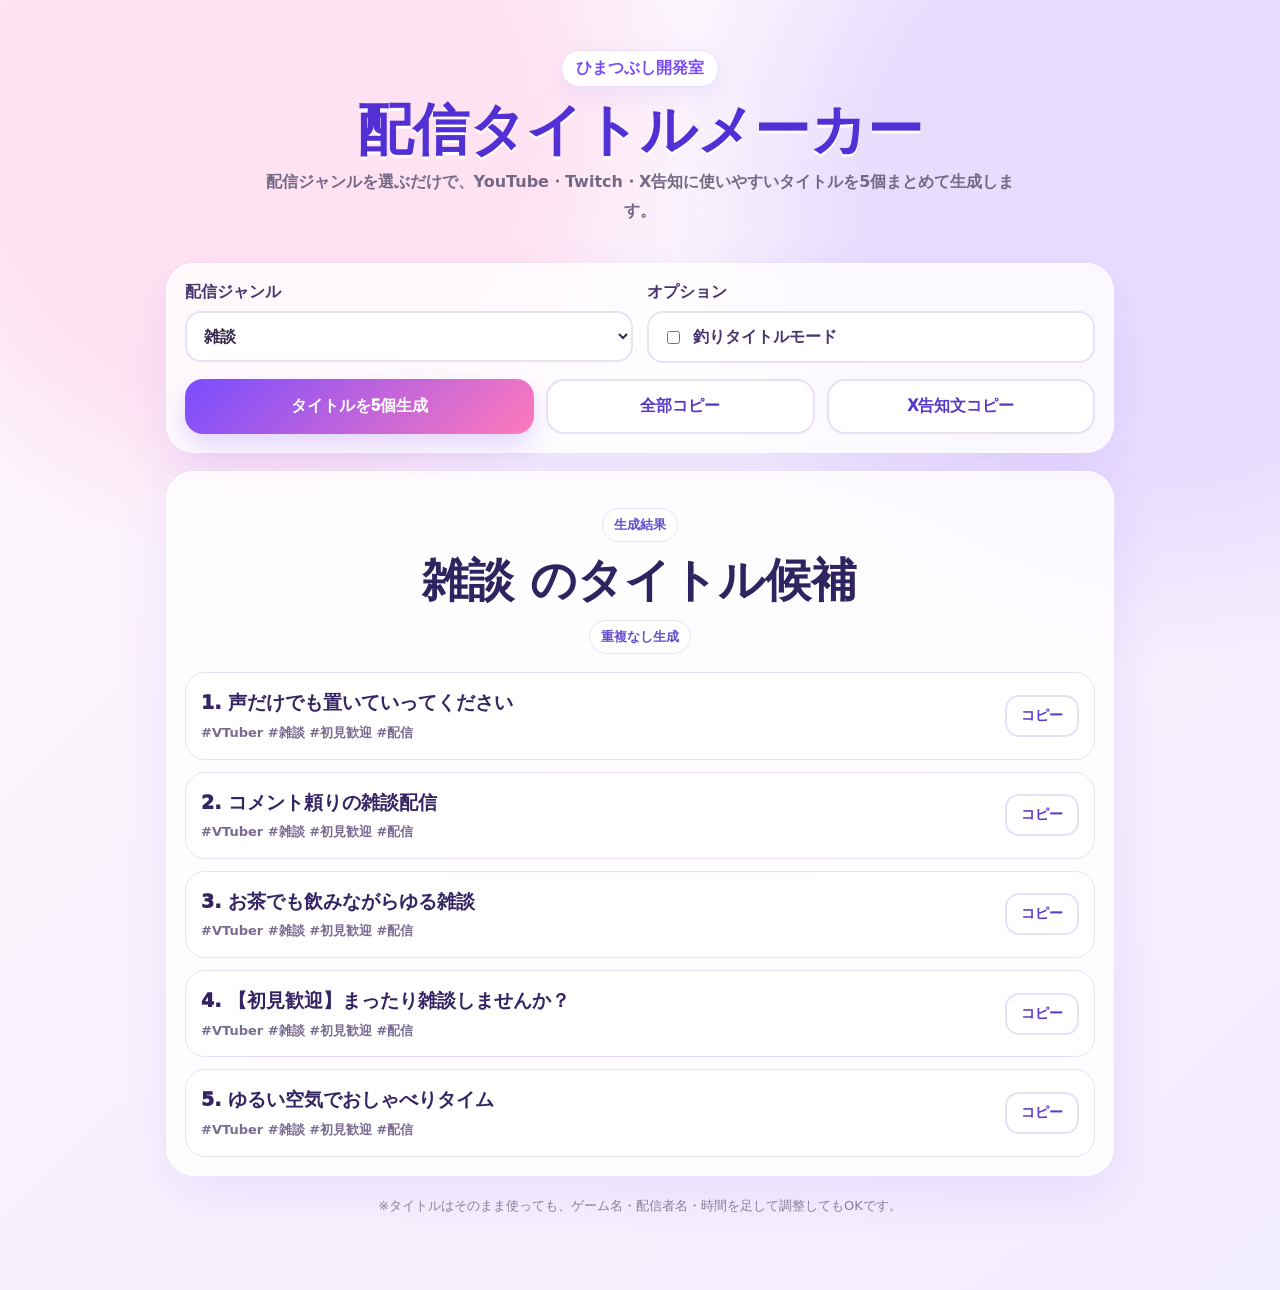
<file: stream_title_maker_v3.html>
<!DOCTYPE html>
<html lang="ja">
<head>
  
  <script async src="https://pagead2.googlesyndication.com/pagead/js/adsbygoogle.js?client=ca-pub-7724263337567673"
crossorigin="anonymous"></script>
  
<meta charset="UTF-8" />
<meta name="viewport" content="width=device-width, initial-scale=1.0" />
<title>配信タイトルメーカー v2</title>
<style>
:root{
  --bg1:#fff7fb;
  --bg2:#f2ecff;
  --main:#7a4cff;
  --main2:#ff7abb;
  --text:#34294a;
  --muted:#746985;
  --card:#ffffffcc;
  --line:#eadff8;
}
*{box-sizing:border-box}
body{
  margin:0;
  font-family:"Hiragino Kaku Gothic ProN","Yu Gothic",system-ui,sans-serif;
  color:var(--text);
  background:
    radial-gradient(circle at 20% 10%, #ffe2f1 0 18%, transparent 28%),
    radial-gradient(circle at 90% 15%, #e9ddff 0 18%, transparent 30%),
    linear-gradient(135deg,var(--bg1),var(--bg2));
  min-height:100vh;
}
.wrap{max-width:980px;margin:0 auto;padding:24px 16px 60px}
.hero{text-align:center;padding:26px 18px 20px}
.badge{
  display:inline-block;padding:7px 14px;border-radius:999px;background:#fff;
  border:1px solid var(--line);color:var(--main);font-weight:900;
  box-shadow:0 8px 24px #6b4cff18;
}
h1{
  margin:14px 0 8px;
  font-size:clamp(32px,7vw,56px);
  line-height:1.05;color:#5230d6;text-shadow:0 3px 0 #fff;
}
.lead{margin:0 auto;max-width:760px;color:var(--muted);line-height:1.8;font-weight:700}
.card{
  background:var(--card);backdrop-filter:blur(10px);border:1px solid #fff;
  border-radius:28px;box-shadow:0 18px 50px #7a4cff1b;
  padding:18px;margin:18px 0;
}
.controls{display:grid;grid-template-columns:1fr 1fr;gap:14px}
@media(max-width:720px){.controls{grid-template-columns:1fr}}
label{display:block;font-weight:900;color:#49346f;margin-bottom:8px}
select,input[type="checkbox"]{accent-color:#7a4cff}
select{
  width:100%;padding:14px 13px;border-radius:16px;border:2px solid var(--line);
  background:#fff;color:var(--text);font-size:16px;font-weight:800;outline:none;
}
select:focus{border-color:#bca5ff}
.check{
  background:#fff;border:2px solid var(--line);border-radius:16px;padding:13px 14px;
  display:flex;align-items:center;gap:10px;font-weight:900;color:#49346f;height:52px;
}
.actions{display:grid;grid-template-columns:1.3fr 1fr 1fr;gap:12px;margin-top:16px}
@media(max-width:720px){.actions{grid-template-columns:1fr}}
button{
  border:0;border-radius:18px;padding:15px 14px;font-size:16px;font-weight:950;
  cursor:pointer;transition:.15s transform,.15s opacity;
}
button:active{transform:scale(.98)}
.primary{background:linear-gradient(135deg,var(--main),var(--main2));color:#fff;box-shadow:0 12px 26px #7a4cff36}
.sub{background:#fff;color:#5839c9;border:2px solid var(--line)}
.resultTop{text-align:center;padding:18px 10px}
.mainName{font-size:clamp(28px,6vw,46px);font-weight:950;color:#2f2360;margin:8px 0}
.tag{
  display:inline-block;background:#fff;border:1px solid var(--line);color:#654ccf;
  padding:7px 11px;border-radius:999px;font-weight:900;font-size:13px;
}
.results{display:grid;grid-template-columns:1fr;gap:12px}
.item{
  background:#fff;border:1px solid var(--line);border-radius:20px;padding:15px;
  display:grid;grid-template-columns:1fr auto;gap:12px;align-items:center;
}
@media(max-width:720px){.item{grid-template-columns:1fr}}
.titleText{font-size:19px;font-weight:950;color:#352463;line-height:1.55}
.hash{color:#7a6b91;font-weight:750;font-size:13px;line-height:1.6;margin-top:5px}
.smallBtn{padding:10px 14px;border-radius:14px;font-size:14px;white-space:nowrap}
.note{text-align:center;color:#8b8198;font-size:13px;line-height:1.8;margin-top:18px}
</style>
</head>
<body>
<div class="wrap">
  <section class="hero">
    <div class="badge">ひまつぶし開発室</div>
    <h1>配信タイトルメーカー</h1>
    <p class="lead">配信ジャンルを選ぶだけで、YouTube・Twitch・X告知に使いやすいタイトルを5個まとめて生成します。</p>
  </section>

  <section class="card">
    <div class="controls">
      <div>
        <label for="genre">配信ジャンル</label>
        <select id="genre">
          <option value="zatsudan">雑談</option>
          <option value="game">ゲーム実況</option>
          <option value="fps">FPS</option>
          <option value="horror">ホラー</option>
          <option value="asmr">ASMR</option>
          <option value="song">歌枠</option>
          <option value="draw">お絵描き</option>
          <option value="join">参加型</option>
          <option value="endurance">耐久</option>
          <option value="morning">朝活</option>
          <option value="night">深夜雑談</option>
          <option value="anniv">記念配信</option>
          <option value="collab">コラボ</option>
          <option value="shorts">Shorts向け</option>
          <option value="random">全部ランダム</option>
        </select>
      </div>
      <div>
        <label>オプション</label>
        <div class="check"><input type="checkbox" id="bait"> 釣りタイトルモード</div>
      </div>
    </div>
    <div class="actions">
      <button class="primary" onclick="generate()">タイトルを5個生成</button>
      <button class="sub" onclick="copyAll()">全部コピー</button>
      <button class="sub" onclick="copyPost()">X告知文コピー</button>
    </div>
  </section>

  <section class="card">
    <div class="resultTop">
      <span class="tag">生成結果</span>
      <div id="heading" class="mainName">配信タイトル候補</div>
      <span id="modeTag" class="tag">重複なし生成</span>
    </div>
    <div id="results" class="results"></div>
  </section>

  <p class="note">※タイトルはそのまま使っても、ゲーム名・配信者名・時間を足して調整してもOKです。</p>
</div>

<script>
const genres = {
  zatsudan:{label:"雑談", tags:["#VTuber","#雑談","#初見歓迎","#配信"], titles:[
    "【初見歓迎】まったり雑談しませんか？","作業のお供にゆるっと雑談","今日はのんびりお話する日","最近あったことを話すだけの配信","コメント読みながらまったり話す",
    "寝る前に少しだけ雑談","初見さんも常連さんも歓迎の雑談枠","何も決めてないけど話したい","お茶でも飲みながらゆる雑談","今日の出来事を聞いてほしい",
    "みんなの近況を聞かせてください","話題が尽きるまで雑談","ゆるい空気でおしゃべりタイム","コメント頼りの雑談配信","一緒にだらだらしよう",
    "最近ハマっているものを語る","質問に答えながら雑談","ゆるく相談に乗ったり乗られたり","声だけでも置いていってください","今日はたくさんコメント読みたい"
  ]},
  game:{label:"ゲーム実況", tags:["#VTuber","#ゲーム実況","#初見歓迎","#配信"], titles:[
    "【初見プレイ】完全初見でやってみる！","クリアするまで頑張りたい","初心者だけど本気で挑戦する","今日は絶対に勝ちたいゲーム実況","神ゲーの予感がする",
    "負けたら即終了チャレンジ","初見さん歓迎のゲーム配信","ストーリーをじっくり楽しむ","操作を覚えるところから始めます","今日は攻略を進めたい",
    "沼りそうなゲームを始める","笑ったら負けのゲーム実況","まったり遊ぶゲーム配信","ガチ初心者の成長記録","寄り道しながら遊びます",
    "ラスボス目指して進める","今日は絶対に迷子にならない","コメントに助けられながら進める","神展開を期待して始めます","久しぶりに本気出します"
  ]},
  fps:{label:"FPS", tags:["#VTuber","#FPS","#参加型","#配信"], titles:[
    "エイムを良くしたいFPS配信","ランクを上げたい本気回","今日はキルを取りたい","勝つまで終われないFPS","参加型で楽しく撃ち合う",
    "冷静に立ち回りたい日","エイム調整から始めます","沼っても笑って許して","味方に感謝するFPS","今日こそキャリーされない",
    "初心者歓迎の参加型FPS","撃ち合い強化練習","ランクマで成長したい","反射神経を取り戻す","一戦だけのつもりが終われない",
    "神エイム出したい配信","叫ばず冷静に勝ちたい","勝率を上げる練習回","連勝目指して集中します","今日は強いと言わせたい"
  ]},
  horror:{label:"ホラー", tags:["#VTuber","#ホラー","#絶叫注意","#配信"], titles:[
    "絶対に叫ばないホラー配信","深夜にやるべきじゃなかった","本当に怖いらしいので挑戦","心臓弱い人は注意かも","最後まで見届けてください",
    "怖くないと信じたいホラー","叫んだら負けです","ひとりでは無理なので見守って","音量注意のホラー実況","怖すぎたら即雑談します",
    "勇気を出して進めます","夜中にホラーをやる配信者","今日は逃げません","怖いけどクリアしたい","コメントが頼りのホラー配信",
    "ホラー耐性を鍛える日","ビビったら笑ってください","絶叫しない練習をします","怖すぎる噂のゲームをやる","明るい時間に見ても怖いかも"
  ]},
  asmr:{label:"ASMR", tags:["#VTuber","#ASMR","#睡眠導入","#癒し"], titles:[
    "おやすみ前の睡眠導入ASMR","囁き声でまったり癒します","作業用にも使えるASMR","眠れない人向けの静かな時間","耳にやさしいリラックス配信",
    "小声でお話するだけ","寝落ち歓迎のASMR枠","疲れた人を癒したい","静かな夜の囁き配信","ゆっくり呼吸を整える時間",
    "今日も一日おつかれさま","眠くなるまでそばにいます","心を落ち着けるASMR","深夜のリラックスタイム","やさしい声でおやすみなさい",
    "作業と睡眠のお供にどうぞ","まったり耳元トーク","落ち着く音だけ集めました","癒し重視のASMR配信","小さな声でゆるく話します"
  ]},
  song:{label:"歌枠", tags:["#VTuber","#歌枠","#初見歓迎","#配信"], titles:[
    "まったり好きな曲を歌います","リクエスト歓迎の歌枠","初見さん歓迎のゆる歌枠","今日はたくさん歌いたい","懐かしい曲多めで歌う",
    "高音チャレンジ歌枠","アニソン多めで歌います","ボカロ多めの歌枠","寝る前に聴ける歌枠","元気が出る曲を歌いたい",
    "しっとり曲多めの夜歌枠","練習中の曲も歌ってみる","コメント見ながら歌います","歌える曲を増やしたい","今日は声出しから始めます",
    "作業BGMになる歌枠","初見曲にも挑戦したい","好きな曲を語りながら歌う","一曲だけでも聴いていって","歌で元気を届けたい"
  ]},
  draw:{label:"お絵描き", tags:["#VTuber","#お絵描き","#作業配信","#創作"], titles:[
    "まったりお絵描き作業配信","完成するまで描きたい","落書きしながら雑談","オリキャラを作ってみる","サムネ用イラストを描く",
    "線画から仕上げまで進めます","今日は色塗りを頑張る","絵の練習をする配信","コメント見ながら描きます","ゆるく創作する時間",
    "ファンアートを描いてみる","ラフを量産する日","一枚完成を目指します","作業のお供にどうぞ","イラストのアイデア出し配信",
    "かわいいキャラを描きたい","表情差分を作ってみる","背景練習をします","手癖で描かずに頑張る","創作会議しながら描く"
  ]},
  join:{label:"参加型", tags:["#VTuber","#参加型","#初見歓迎","#配信"], titles:[
    "誰でも参加OKの参加型配信","初見さんも参加歓迎です","みんなで楽しく遊ぼう","参加希望はコメントでどうぞ","初心者歓迎のゆる参加型",
    "ルールを守って楽しく参加型","今日はたくさん遊びたい","視聴者さんと一緒に遊ぶ回","参加型でわちゃわちゃする","途中参加も歓迎です",
    "みんなで協力したい配信","勝っても負けても楽しく","初参加さん大歓迎","コメントで順番受付中","まったり参加型やります",
    "リスナーさんと遊ぶ日","参加枠あけて待ってます","みんなの力を貸してください","ゆるく交流しながら遊ぶ","初見さんが入りやすい参加型"
  ]},
  endurance:{label:"耐久", tags:["#VTuber","#耐久","#配信","#チャレンジ"], titles:[
    "目標達成するまで終われない","勝つまで終われない耐久","クリアするまで頑張る配信","登録者目標まで耐久します","限界まで挑戦してみる",
    "今日は本気の耐久配信","達成する瞬間を見届けて","朝まで行くかもしれない","集中力が続く限り頑張る","諦めないチャレンジ配信",
    "一勝するまで終われません","ボス撃破まで耐久","目標スコアまで挑戦","終われない理由がある","長時間のお供にどうぞ",
    "達成したらみんなで祝いたい","何時間かかるか分からない","根性で乗り切る耐久","今日こそ目標を達成する","伝説になる予定の耐久"
  ]},
  morning:{label:"朝活", tags:["#VTuber","#朝活","#おはようVTuber","#配信"], titles:[
    "おはようの朝活配信","朝の作業のお供にどうぞ","一緒に今日を始めよう","朝からゆるっと雑談","今日も良い一日にしよう",
    "起きた人から集合です","朝ごはん食べながら雑談","眠いけど朝活します","通勤通学のお供にどうぞ","朝のまったり時間",
    "今日の予定を話す朝活","朝の声出し配信","一緒に作業しませんか","寝起きだけど頑張る","朝から元気を出したい",
    "おはようを言うだけの配信","朝の準備をしながらどうぞ","今日の目標を決める回","ゆっくり目を覚ます朝活","初見さんもおはよう歓迎"
  ]},
  night:{label:"深夜雑談", tags:["#VTuber","#深夜雑談","#寝落ち歓迎","#配信"], titles:[
    "眠れない人集合の深夜雑談","夜更かしさん向けのまったり枠","寝落ち歓迎の静かな雑談","深夜なので小さめの声で話す","今日も夜は終わらない",
    "静かな夜に少しだけお話","眠くなるまで一緒にいよう","深夜テンションで雑談します","作業中の人も寝る人もどうぞ","夜にしか話せないことを話す",
    "ゆるい空気の深夜枠","コメント少なめでも大丈夫","夜更かしのお供にどうぞ","明日が来る前に少しだけ","眠れない理由を聞かせて",
    "深夜のひとりごと配信","寝る準備しながら聞いてね","静かにコメント読む回","夜のまったり相談室","深夜に集まる場所"
  ]},
  anniv:{label:"記念配信", tags:["#VTuber","#記念配信","#ありがとう","#配信"], titles:[
    "記念配信！みんなありがとう","達成記念のお祝い配信","感謝を込めて記念配信します","今日は特別な日です","みんなと一緒にお祝いしたい",
    "ここまで来られて本当にありがとう","記念なのでたくさん話します","振り返りとこれからの話","ありがとうを伝える配信","お祝いコメント待ってます",
    "記念企画やります","思い出を振り返る日","これからもよろしくね配信","節目の日を一緒に過ごしたい","記念に特別なことをします",
    "感謝祭はじめます","みんなのおかげの記念回","今日は泣かない予定です","嬉しい報告があります","記念グッズじゃないけど記念配信"
  ]},
  collab:{label:"コラボ", tags:["#VTuber","#コラボ","#配信","#初見歓迎"], titles:[
    "コラボ配信でわちゃわちゃします","初コラボなので緊張しています","最強メンバーで遊びます","今日はひとりじゃありません","コラボ相手と本気で勝ちたい",
    "仲良くなれるか検証します","笑いすぎ注意のコラボ回","協力できるか不安です","初見さんも歓迎のコラボ枠","神回になる予感のコラボ",
    "罰ゲームありのコラボ配信","チームワークを見せたい","まったりコラボ雑談","コラボでしか見られない空気","今日は相方に頼ります",
    "はじめましてコラボ","仲良しコラボで遊ぶ","珍しい組み合わせの配信","コラボ相手を紹介します","一緒に盛り上がりたい"
  ]},
  shorts:{label:"Shorts向け", tags:["#Shorts","#VTuber","#切り抜き","#配信者"], titles:[
    "たった一言で空気が変わった瞬間","これは完全にやらかした","配信中に起きた奇跡","まさかの展開に固まる配信者","一瞬で分かる神回",
    "この反応はずるい","笑ってはいけない配信事故","リスナーの一言が強すぎた","予想外すぎる結果になった","完全にフラグ回収した",
    "このあと信じられないことが起きます","配信者、理解が追いつかない","叫ぶしかなかった瞬間","コメント欄がざわついた理由","これは切り抜かれる",
    "本気で焦った配信者","一番おいしいところだけ見て","数秒で分かる面白さ","この空気感が好き","見返したくなる配信シーン"
  ]}
};

const baitPrefixes = [
  "【絶対見て】","【まさかの神回】","【ガチでやばい】","【閲覧注意】","【伝説回】",
  "【緊急】","【事故寸前】","【衝撃展開】","【これはひどい】","【完全に終わった】",
  "【奇跡が起きた】","【初見さん歓迎】","【本気です】","【今日だけ】","【助けて】"
];

const baitOpeners = [
  "とんでもないことになった",
  "配信者人生で一番焦った",
  "今日は本当に終われない",
  "これ、普通に神回では？",
  "コメント欄がざわついた",
  "予想外すぎて固まった",
  "ここから伝説が始まる",
  "さすがにこれは見てほしい",
  "完全にフラグ回収しました",
  "もう後戻りできません"
];

function makeBaitTitle(base){
  const pattern = Math.floor(Math.random()*4);
  if(pattern === 0) return pick(baitPrefixes) + " " + base;
  if(pattern === 1) return pick(baitPrefixes) + " " + pick(baitOpeners) + "｜" + base;
  if(pattern === 2) return pick(baitOpeners) + "ので見届けてください｜" + base;
  return pick(baitPrefixes) + " " + base + "【最後まで見て】";
}

let currentTitles = [];
let currentTags = "";

function pick(arr){return arr[Math.floor(Math.random()*arr.length)]}
function shuffle(arr){
  const a=[...arr];
  for(let i=a.length-1;i>0;i--){
    const j=Math.floor(Math.random()*(i+1));
    [a[i],a[j]]=[a[j],a[i]];
  }
  return a;
}

function getPool(key){
  if(key !== "random") return {label:genres[key].label, tags:genres[key].tags, titles:genres[key].titles};
  const allTitles = [];
  const tagSet = new Set(["#VTuber","#配信"]);
  Object.values(genres).forEach(g=>{
    allTitles.push(...g.titles.map(t=>({title:t,label:g.label})));
    g.tags.forEach(tag=>tagSet.add(tag));
  });
  return {label:"全部ランダム", tags:[...tagSet].slice(0,5), titles:allTitles};
}

function generate(){
  const genreKey = document.getElementById("genre").value;
  const bait = document.getElementById("bait").checked;
  const pool = getPool(genreKey);
  const unique = new Set();
  const results = [];

  if(genreKey === "random"){
    const shuffled = shuffle(pool.titles);
    for(const item of shuffled){
      let title = item.title;
      if(bait) title = makeBaitTitle(title);
      if(!unique.has(title)){
        unique.add(title);
        results.push({title, label:item.label});
      }
      if(results.length >= 5) break;
    }
  }else{
    const shuffled = shuffle(pool.titles);
    for(const base of shuffled){
      let title = base;
      if(bait) title = makeBaitTitle(title);
      if(!unique.has(title)){
        unique.add(title);
        results.push({title, label:pool.label});
      }
      if(results.length >= 5) break;
    }
  }

  currentTitles = results.map(x=>x.title);
  currentTags = pool.tags.join(" ");
  document.getElementById("heading").textContent = pool.label + " のタイトル候補";
  render(results, currentTags);
}

function render(results, tags){
  const box = document.getElementById("results");
  box.innerHTML = "";
  results.forEach((item, i)=>{
    const div = document.createElement("div");
    div.className = "item";
    const safeTitle = item.title.replace(/'/g,"\\'").replace(/"/g,"&quot;");
    div.innerHTML = `
      <div>
        <div class="titleText">${i+1}. ${item.title}</div>
        <div class="hash">${tags}</div>
      </div>
      <button class="sub smallBtn" onclick="copyText('${safeTitle}\\n${tags}')">コピー</button>
    `;
    box.appendChild(div);
  });
}

function copyText(text){
  if(navigator.clipboard){
    navigator.clipboard.writeText(text).then(()=>alert("コピーしました！")).catch(()=>fallback(text));
  }else fallback(text);
}
function fallback(text){
  const ta=document.createElement("textarea");
  ta.value=text;
  document.body.appendChild(ta);
  ta.select();
  document.execCommand("copy");
  document.body.removeChild(ta);
  alert("コピーしました！");
}
function copyAll(){
  if(!currentTitles.length) generate();
  copyText(currentTitles.map((t,i)=>`${i+1}. ${t}`).join("\\n") + "\\n\\n" + currentTags);
}
function copyPost(){
  if(!currentTitles.length) generate();
  copyText(`配信タイトルメーカーで作ってみた！\\n\\n${currentTitles.slice(0,5).map((t,i)=>`${i+1}. ${t}`).join("\\n")}\\n\\n${currentTags}\\n#ひまつぶし開発室`);
}

generate();
</script>
</body>
</html>
</file>
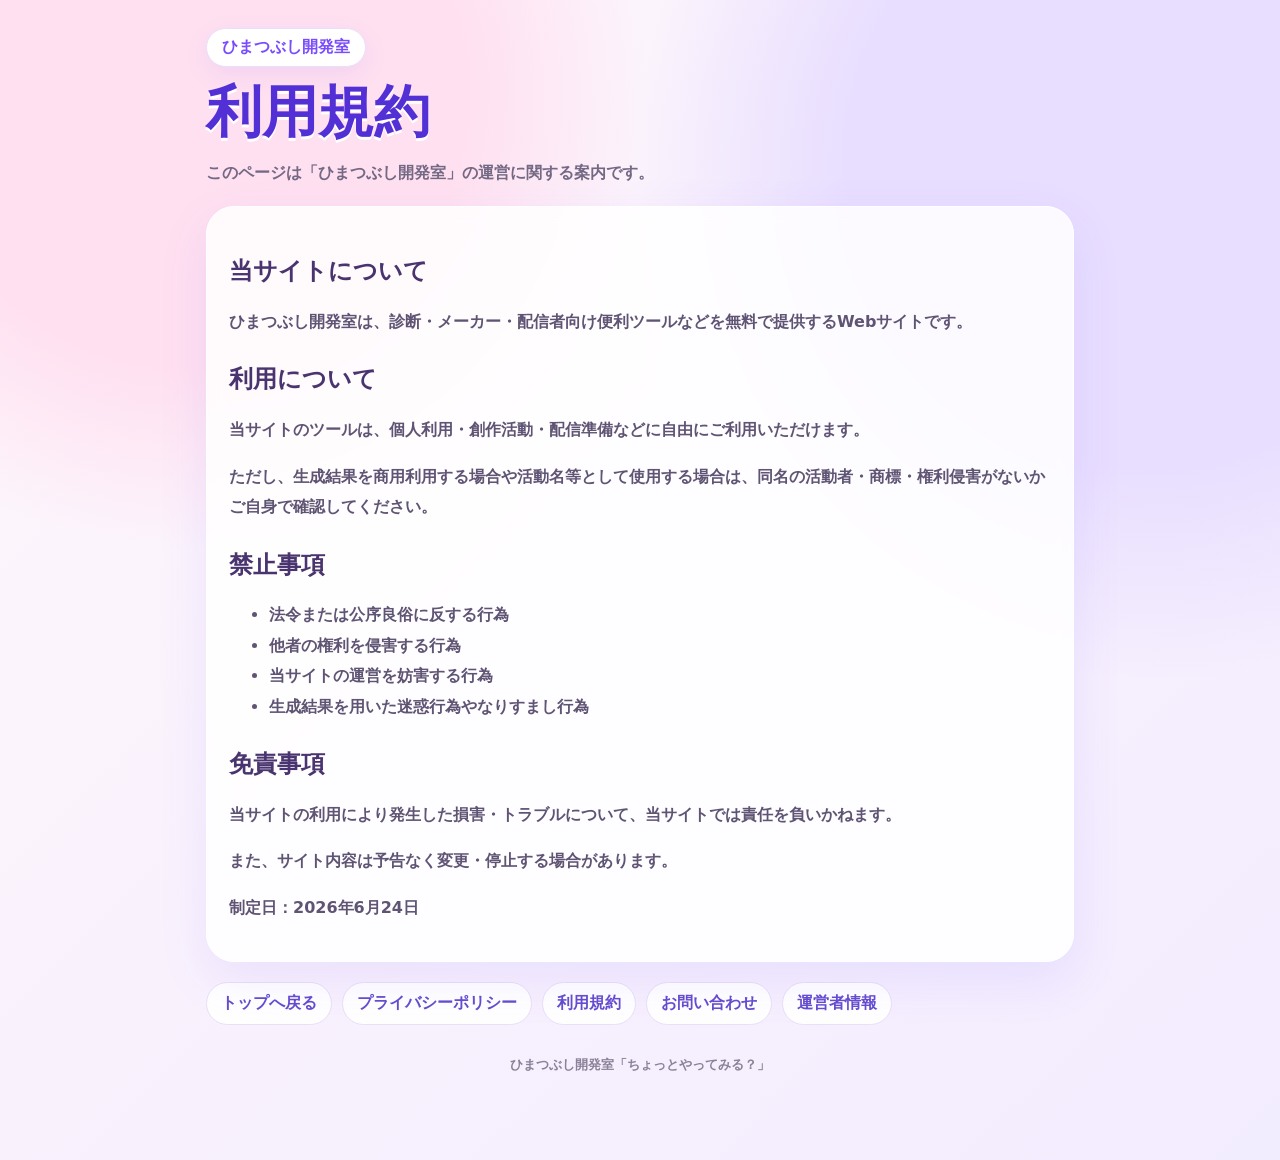
<file: terms.html>
<!DOCTYPE html>
<html lang="ja">
<head>
  
  <script async src="https://pagead2.googlesyndication.com/pagead/js/adsbygoogle.js?client=ca-pub-7724263337567673"
crossorigin="anonymous"></script>
  
<meta charset="UTF-8" />
<meta name="viewport" content="width=device-width, initial-scale=1.0" />
<title>利用規約｜ひまつぶし開発室</title>

<style>
:root{
  --bg1:#fff7fb; --bg2:#f2ecff; --main:#7a4cff; --main2:#ff7abb;
  --text:#34294a; --muted:#746985; --card:#ffffffd9; --line:#eadff8;
}
*{box-sizing:border-box}
body{
  margin:0;
  font-family:"Hiragino Kaku Gothic ProN","Yu Gothic",system-ui,sans-serif;
  color:var(--text);
  min-height:100vh;
  background:
    radial-gradient(circle at 15% 8%, #ffe0f0 0 18%, transparent 30%),
    radial-gradient(circle at 90% 14%, #e8deff 0 20%, transparent 34%),
    linear-gradient(135deg,var(--bg1),var(--bg2));
}
.wrap{max-width:900px;margin:0 auto;padding:28px 16px 70px}
.badge{
  display:inline-block;background:#fff;border:1px solid var(--line);color:var(--main);
  padding:8px 15px;border-radius:999px;font-weight:950;box-shadow:0 8px 24px #7654ff18;
}
h1{
  margin:16px 0 10px;font-size:clamp(32px,7vw,56px);line-height:1.05;
  color:#5230d6;text-shadow:0 3px 0 #fff;
}
.lead{color:var(--muted);line-height:1.9;font-weight:750}
.card{
  background:var(--card);backdrop-filter:blur(10px);border:1px solid #fff;border-radius:28px;
  box-shadow:0 18px 50px #7a4cff1a;padding:22px;margin:18px 0;
}
h2{color:#49346f;margin-top:26px}
p,li{line-height:1.9;color:#5f5474;font-weight:700}
a{color:#654ccf;font-weight:900}
.nav{display:flex;gap:10px;flex-wrap:wrap;margin-top:20px}
.btn{
  display:inline-block;text-decoration:none;background:#fff;border:1px solid var(--line);color:#654ccf;
  padding:10px 14px;border-radius:999px;font-weight:950;
}
.footer{text-align:center;color:#8b8198;font-size:13px;line-height:1.8;margin-top:28px}
</style>

</head>
<body>
<div class="wrap">
  <div class="badge">ひまつぶし開発室</div>
  <h1>利用規約</h1>
  <p class="lead">このページは「ひまつぶし開発室」の運営に関する案内です。</p>
  <div class="card">
    
<h2>当サイトについて</h2>
<p>ひまつぶし開発室は、診断・メーカー・配信者向け便利ツールなどを無料で提供するWebサイトです。</p>

<h2>利用について</h2>
<p>当サイトのツールは、個人利用・創作活動・配信準備などに自由にご利用いただけます。</p>
<p>ただし、生成結果を商用利用する場合や活動名等として使用する場合は、同名の活動者・商標・権利侵害がないかご自身で確認してください。</p>

<h2>禁止事項</h2>
<ul>
<li>法令または公序良俗に反する行為</li>
<li>他者の権利を侵害する行為</li>
<li>当サイトの運営を妨害する行為</li>
<li>生成結果を用いた迷惑行為やなりすまし行為</li>
</ul>

<h2>免責事項</h2>
<p>当サイトの利用により発生した損害・トラブルについて、当サイトでは責任を負いかねます。</p>
<p>また、サイト内容は予告なく変更・停止する場合があります。</p>

<p>制定日：2026年6月24日</p>

  </div>
  <div class="nav">
    <a class="btn" href="index.html">トップへ戻る</a>
    <a class="btn" href="privacy.html">プライバシーポリシー</a>
    <a class="btn" href="terms.html">利用規約</a>
    <a class="btn" href="contact.html">お問い合わせ</a>
    <a class="btn" href="about.html">運営者情報</a>
  </div>
  <p class="footer">ひまつぶし開発室「ちょっとやってみる？」</p>
</div>
</body>
</html>
</file>
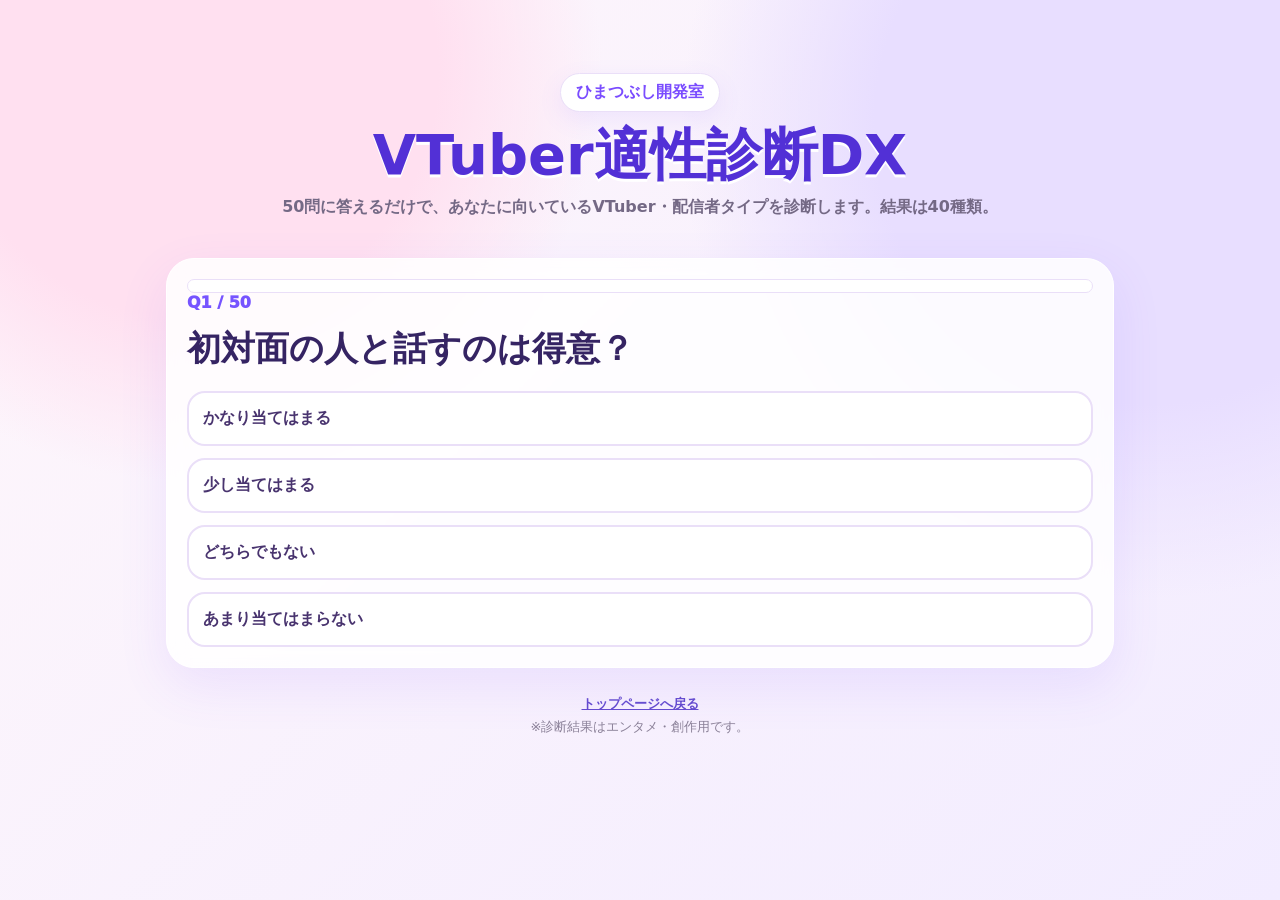
<file: vtuber_aptitude_dx.html>
<!DOCTYPE html>
<html lang="ja">
<head>
  
　<script async src="https://pagead2.googlesyndication.com/pagead/js/adsbygoogle.js?client=ca-pub-7724263337567673"
     crossorigin="anonymous"></script>
  
<meta charset="UTF-8" />
<meta name="viewport" content="width=device-width, initial-scale=1.0" />
<title>VTuber適性診断DX｜ひまつぶし開発室</title>
<style>
:root{--bg1:#fff7fb;--bg2:#f2ecff;--main:#7a4cff;--main2:#ff7abb;--text:#34294a;--muted:#746985;--card:#ffffffd9;--line:#eadff8}
*{box-sizing:border-box}
body{margin:0;font-family:"Hiragino Kaku Gothic ProN","Yu Gothic",system-ui,sans-serif;color:var(--text);min-height:100vh;background:radial-gradient(circle at 15% 8%,#ffe0f0 0 18%,transparent 30%),radial-gradient(circle at 90% 14%,#e8deff 0 20%,transparent 34%),linear-gradient(135deg,var(--bg1),var(--bg2))}
.wrap{max-width:980px;margin:0 auto;padding:24px 16px 70px}.hero{text-align:center;padding:28px 10px 18px}
.badge{display:inline-block;background:#fff;border:1px solid var(--line);color:var(--main);padding:8px 15px;border-radius:999px;font-weight:950;box-shadow:0 8px 24px #7654ff18}
h1{margin:14px 0 8px;font-size:clamp(32px,7vw,56px);line-height:1.05;color:#5230d6;text-shadow:0 3px 0 #fff}.lead{margin:0 auto;max-width:760px;color:var(--muted);line-height:1.8;font-weight:750}
.card{background:var(--card);backdrop-filter:blur(10px);border:1px solid #fff;border-radius:28px;box-shadow:0 18px 50px #7a4cff1b;padding:20px;margin:18px 0}.progress{height:14px;background:#fff;border:1px solid var(--line);border-radius:999px;overflow:hidden}.bar{height:100%;width:0%;background:linear-gradient(135deg,var(--main),var(--main2));transition:.2s}
.qnum{color:#7654ff;font-weight:950;margin-bottom:8px}.question{font-size:clamp(22px,5vw,34px);font-weight:950;color:#352463;line-height:1.45;margin:12px 0 18px}.answers{display:grid;gap:12px}
button{border:0;border-radius:18px;padding:15px 14px;font-size:16px;font-weight:950;cursor:pointer}.ans{background:#fff;color:#49346f;border:2px solid var(--line);text-align:left}.primary{background:linear-gradient(135deg,var(--main),var(--main2));color:#fff;box-shadow:0 12px 26px #7a4cff36}.sub{background:#fff;color:#5839c9;border:2px solid var(--line)}
.actions{display:grid;grid-template-columns:1fr 1fr 1fr;gap:12px;margin-top:16px}@media(max-width:720px){.actions{grid-template-columns:1fr}}.result{text-align:center}.emoji{font-size:64px}.resultName{font-size:clamp(30px,7vw,56px);font-weight:950;color:#2f2360;margin:8px 0}.catch{font-size:20px;font-weight:900;color:#ff5ea8;line-height:1.6}.desc{color:#5f5474;line-height:1.9;font-weight:750;max-width:760px;margin:14px auto}.tags{display:flex;gap:8px;justify-content:center;flex-wrap:wrap;margin:14px 0}.tag{display:inline-block;background:#fff;border:1px solid var(--line);color:#654ccf;padding:7px 11px;border-radius:999px;font-weight:900;font-size:13px}
.stats{display:grid;grid-template-columns:repeat(2,minmax(0,1fr));gap:12px;margin-top:18px;text-align:left}@media(max-width:720px){.stats{grid-template-columns:1fr}}.stat{background:#fff;border:1px solid var(--line);border-radius:18px;padding:12px}.statTop{display:flex;justify-content:space-between;font-weight:950;color:#49346f;margin-bottom:8px}.meter{height:10px;background:#f2ebff;border-radius:999px;overflow:hidden}.fill{height:100%;background:linear-gradient(135deg,var(--main),var(--main2))}.hidden{display:none}.rankGrid{display:grid;grid-template-columns:repeat(2,minmax(0,1fr));gap:10px}@media(max-width:720px){.rankGrid{grid-template-columns:1fr}}.rankItem{background:#fff;border:1px solid var(--line);border-radius:18px;padding:12px;font-weight:850;color:#49346f}.footer{text-align:center;color:#8b8198;font-size:13px;line-height:1.8;margin-top:24px}a{color:#654ccf;font-weight:900}
</style>
</head>
<body>
<div class="wrap">
<section class="hero"><div class="badge">ひまつぶし開発室</div><h1>VTuber適性診断DX</h1><p class="lead">50問に答えるだけで、あなたに向いているVTuber・配信者タイプを診断します。結果は40種類。</p></section>
<section id="quiz" class="card"><div class="progress"><div id="bar" class="bar"></div></div><div id="qnum" class="qnum"></div><div id="question" class="question"></div><div class="answers"><button class="ans" onclick="answer(2)">かなり当てはまる</button><button class="ans" onclick="answer(1)">少し当てはまる</button><button class="ans" onclick="answer(0)">どちらでもない</button><button class="ans" onclick="answer(-1)">あまり当てはまらない</button></div></section>
<section id="result" class="card result hidden"><div id="resEmoji" class="emoji"></div><div id="resName" class="resultName"></div><div id="resCatch" class="catch"></div><p id="resDesc" class="desc"></p><div id="genreTags" class="tags"></div><p id="resAdvice" class="desc"></p><div id="stats" class="stats"></div><div class="actions"><button class="primary" onclick="copyResult()">結果をコピー</button><button class="sub" onclick="copyPost()">X投稿文コピー</button><button class="sub" onclick="restart()">もう一度診断</button></div></section>
<section id="ranking" class="card hidden"><h2>あなたに近いタイプTOP5</h2><div id="rankList" class="rankGrid"></div></section>
<p class="footer"><a href="index.html">トップページへ戻る</a><br>※診断結果はエンタメ・創作用です。</p></div>
<script>
const questions = [["初対面の人と話すのは得意？", {"talk": 2, "collab": 1}], ["コメントを拾いながら話すのは好き？", {"talk": 2}], ["ゲームで負けると悔しくて燃える？", {"game": 2}], ["歌うことに抵抗は少ない？", {"song": 2}], ["落ち着いた声で話すのが得意？", {"asmr": 2}], ["企画を考えるのが好き？", {"planning": 2}], ["誰かと一緒に配信する方が楽しい？", {"collab": 2}], ["ひとりで長時間話せる自信がある？", {"talk": 2}], ["ホラーで驚くリアクションが大きい？", {"planning": 1, "game": 1}], ["作業を人に見せるのが苦じゃない？", {"planning": 1, "asmr": 1}], ["リスナーと距離近く交流したい？", {"talk": 1, "collab": 1}], ["勝負事になると本気になる？", {"game": 2}], ["眠くなるような配信も悪くないと思う？", {"asmr": 2}], ["歌枠や音楽系に興味がある？", {"song": 2}], ["ネタ企画で少しふざけるのが好き？", {"planning": 2}], ["朝活を続けられそう？", {"talk": 1, "planning": 1}], ["深夜に静かに話す雰囲気が好き？", {"asmr": 1, "talk": 1}], ["人の相談を聞くのが得意？", {"talk": 2, "asmr": 1}], ["ゲームの上達過程を見せたい？", {"game": 2}], ["自分の世界観や設定を作るのが好き？", {"planning": 2}], ["切り抜きにされるような瞬間を作りたい？", {"planning": 2, "talk": 1}], ["コラボ相手を立てるのが得意？", {"collab": 2}], ["初見さんにも話しかけやすい空気を作りたい？", {"talk": 2}], ["高難易度チャレンジが好き？", {"game": 2, "planning": 1}], ["配信前に台本や流れを用意したい？", {"planning": 2}], ["ゆるい雑談を毎週続けたい？", {"talk": 2}], ["ファンサや決め台詞を作りたい？", {"song": 1, "talk": 1}], ["解説や説明をするのが好き？", {"planning": 2, "talk": 1}], ["参加型でみんなと遊びたい？", {"collab": 2, "game": 1}], ["リアクションに自信がある？", {"talk": 1, "planning": 1}], ["癒し系と言われたことがある？", {"asmr": 2}], ["テンション高めの配信ができそう？", {"talk": 1, "collab": 1}], ["落ち着いた雰囲気を大事にしたい？", {"asmr": 2}], ["ランキングや目標を決めると頑張れる？", {"game": 1, "planning": 1}], ["創作やお絵描きに興味がある？", {"planning": 2}], ["人前で歌うのは楽しそう？", {"song": 2}], ["罰ゲーム企画をやってもいい？", {"planning": 2, "collab": 1}], ["コメントが少なくても話し続けられる？", {"talk": 2}], ["ゲームの参加型ルールを管理できそう？", {"game": 1, "collab": 2}], ["睡眠導入系の配信に興味がある？", {"asmr": 2}], ["記念配信やイベントを大事にしたい？", {"planning": 1, "song": 1}], ["新しいネタを試すのが好き？", {"planning": 2}], ["リスナーの名前を覚えるのが得意？", {"talk": 1, "collab": 1}], ["負けても笑いに変えられる？", {"game": 1, "talk": 1}], ["長く応援される配信者になりたい？", {"talk": 1, "asmr": 1}], ["自分の得意分野を教える配信をしたい？", {"planning": 2}], ["コラボでツッコミ役になりがち？", {"collab": 2, "talk": 1}], ["まったりゲーム配信が好き？", {"game": 1, "talk": 1, "asmr": 1}], ["SNSで結果をシェアされる企画を作りたい？", {"planning": 2}], ["配信者として個性を強く出したい？", {"planning": 1, "talk": 1}]];
const results = [{"emoji": "💬", "name": "雑談の王タイプ", "catch": "コメント欄を自然に盛り上げる会話型VTuber", "desc": "コメント欄を自然に盛り上げる会話型VTuberです。あなたの強みを活かせば、固定ファンが少しずつ増えていきます。", "genres": ["雑談", "お悩み相談", "作業配信"], "advice": "得意ジャンルを1つ決めて継続すると、あなたらしさが伝わりやすくなります。", "scores": {"talk": 5, "game": 2, "song": 2, "asmr": 3, "planning": 4, "collab": 4}}, {"emoji": "🪽", "name": "癒しの天使タイプ", "catch": "声と空気感でリスナーを安心させる癒し型", "desc": "声と空気感でリスナーを安心させる癒し型です。あなたの強みを活かせば、固定ファンが少しずつ増えていきます。", "genres": ["ASMR", "深夜雑談", "睡眠導入"], "advice": "得意ジャンルを1つ決めて継続すると、あなたらしさが伝わりやすくなります。", "scores": {"talk": 4, "game": 1, "song": 3, "asmr": 5, "planning": 2, "collab": 2}}, {"emoji": "🎯", "name": "FPSエースタイプ", "catch": "勝負強さと熱量で盛り上げるゲーム型", "desc": "勝負強さと熱量で盛り上げるゲーム型です。あなたの強みを活かせば、固定ファンが少しずつ増えていきます。", "genres": ["FPS", "格闘ゲーム", "参加型ゲーム"], "advice": "得意ジャンルを1つ決めて継続すると、あなたらしさが伝わりやすくなります。", "scores": {"talk": 3, "game": 5, "song": 1, "asmr": 1, "planning": 3, "collab": 4}}, {"emoji": "🎪", "name": "天才エンターテイナータイプ", "catch": "企画とリアクションで人を集めるバズ型", "desc": "企画とリアクションで人を集めるバズ型です。あなたの強みを活かせば、固定ファンが少しずつ増えていきます。", "genres": ["企画配信", "コラボ", "バラエティ"], "advice": "得意ジャンルを1つ決めて継続すると、あなたらしさが伝わりやすくなります。", "scores": {"talk": 4, "game": 3, "song": 2, "asmr": 1, "planning": 5, "collab": 5}}, {"emoji": "✨", "name": "キラキラアイドルタイプ", "catch": "歌・笑顔・ファンサで推される王道型", "desc": "歌・笑顔・ファンサで推される王道型です。あなたの強みを活かせば、固定ファンが少しずつ増えていきます。", "genres": ["歌枠", "記念配信", "同時視聴"], "advice": "得意ジャンルを1つ決めて継続すると、あなたらしさが伝わりやすくなります。", "scores": {"talk": 4, "game": 2, "song": 5, "asmr": 2, "planning": 4, "collab": 4}}, {"emoji": "🌙", "name": "深夜ラジオタイプ", "catch": "夜に聞きたくなる落ち着きトーク型", "desc": "夜に聞きたくなる落ち着きトーク型です。あなたの強みを活かせば、固定ファンが少しずつ増えていきます。", "genres": ["深夜雑談", "ラジオ風配信", "作業用配信"], "advice": "得意ジャンルを1つ決めて継続すると、あなたらしさが伝わりやすくなります。", "scores": {"talk": 5, "game": 1, "song": 2, "asmr": 4, "planning": 3, "collab": 2}}, {"emoji": "🎨", "name": "創作アーティストタイプ", "catch": "世界観と作品で惹きつけるクリエイター型", "desc": "世界観と作品で惹きつけるクリエイター型です。あなたの強みを活かせば、固定ファンが少しずつ増えていきます。", "genres": ["お絵描き", "創作作業", "キャラ設定会議"], "advice": "得意ジャンルを1つ決めて継続すると、あなたらしさが伝わりやすくなります。", "scores": {"talk": 3, "game": 1, "song": 2, "asmr": 3, "planning": 5, "collab": 2}}, {"emoji": "🤝", "name": "コラボ番長タイプ", "catch": "人との掛け合いで輝くコミュ力型", "desc": "人との掛け合いで輝くコミュ力型です。あなたの強みを活かせば、固定ファンが少しずつ増えていきます。", "genres": ["コラボ", "参加型", "対談"], "advice": "得意ジャンルを1つ決めて継続すると、あなたらしさが伝わりやすくなります。", "scores": {"talk": 4, "game": 3, "song": 2, "asmr": 1, "planning": 4, "collab": 5}}, {"emoji": "🔥", "name": "耐久チャレンジャータイプ", "catch": "努力と根性で見届けたくなる成長型", "desc": "努力と根性で見届けたくなる成長型です。あなたの強みを活かせば、固定ファンが少しずつ増えていきます。", "genres": ["耐久", "高難易度ゲーム", "目標達成企画"], "advice": "得意ジャンルを1つ決めて継続すると、あなたらしさが伝わりやすくなります。", "scores": {"talk": 3, "game": 4, "song": 2, "asmr": 1, "planning": 4, "collab": 3}}, {"emoji": "🌱", "name": "初心者の味方タイプ", "catch": "分かりやすさと親しみやすさで伸びるサポート型", "desc": "分かりやすさと親しみやすさで伸びるサポート型です。あなたの強みを活かせば、固定ファンが少しずつ増えていきます。", "genres": ["初心者講座", "解説配信", "作業配信"], "advice": "得意ジャンルを1つ決めて継続すると、あなたらしさが伝わりやすくなります。", "scores": {"talk": 4, "game": 3, "song": 1, "asmr": 2, "planning": 4, "collab": 3}}, {"emoji": "🤣", "name": "リアクション芸人タイプ", "catch": "驚き方や笑い方で場を明るくするリアクション型", "desc": "驚き方や笑い方で場を明るくするリアクション型です。あなたの強みを活かせば、固定ファンが少しずつ増えていきます。", "genres": ["ホラー", "ゲーム実況", "切り抜き向け"], "advice": "得意ジャンルを1つ決めて継続すると、あなたらしさが伝わりやすくなります。", "scores": {"talk": 4, "game": 3, "song": 1, "asmr": 1, "planning": 4, "collab": 4}}, {"emoji": "☁️", "name": "マイペース天然タイプ", "catch": "独特のテンポで癒しと笑いを生む天然型", "desc": "独特のテンポで癒しと笑いを生む天然型です。あなたの強みを活かせば、固定ファンが少しずつ増えていきます。", "genres": ["雑談", "深夜配信", "作業配信"], "advice": "得意ジャンルを1つ決めて継続すると、あなたらしさが伝わりやすくなります。", "scores": {"talk": 4, "game": 2, "song": 2, "asmr": 4, "planning": 2, "collab": 3}}, {"emoji": "🧠", "name": "頭脳派司令塔タイプ", "catch": "分析と作戦で魅せる知略型", "desc": "分析と作戦で魅せる知略型です。あなたの強みを活かせば、固定ファンが少しずつ増えていきます。", "genres": ["戦略ゲーム", "解説", "考察"], "advice": "得意ジャンルを1つ決めて継続すると、あなたらしさが伝わりやすくなります。", "scores": {"talk": 3, "game": 4, "song": 1, "asmr": 1, "planning": 5, "collab": 3}}, {"emoji": "🧸", "name": "ポンコツ愛されタイプ", "catch": "失敗すら魅力になる愛され型", "desc": "失敗すら魅力になる愛され型です。あなたの強みを活かせば、固定ファンが少しずつ増えていきます。", "genres": ["ゲーム実況", "雑談", "参加型"], "advice": "得意ジャンルを1つ決めて継続すると、あなたらしさが伝わりやすくなります。", "scores": {"talk": 4, "game": 2, "song": 2, "asmr": 2, "planning": 3, "collab": 4}}, {"emoji": "🎤", "name": "歌姫タイプ", "catch": "歌声で印象を残す音楽特化型", "desc": "歌声で印象を残す音楽特化型です。あなたの強みを活かせば、固定ファンが少しずつ増えていきます。", "genres": ["歌枠", "弾き語り", "記念配信"], "advice": "得意ジャンルを1つ決めて継続すると、あなたらしさが伝わりやすくなります。", "scores": {"talk": 3, "game": 1, "song": 5, "asmr": 3, "planning": 3, "collab": 3}}, {"emoji": "☀️", "name": "朝活リーダータイプ", "catch": "朝から元気を届ける習慣化型", "desc": "朝から元気を届ける習慣化型です。あなたの強みを活かせば、固定ファンが少しずつ増えていきます。", "genres": ["朝活", "作業配信", "雑談"], "advice": "得意ジャンルを1つ決めて継続すると、あなたらしさが伝わりやすくなります。", "scores": {"talk": 4, "game": 2, "song": 2, "asmr": 2, "planning": 4, "collab": 2}}, {"emoji": "👻", "name": "ホラー絶叫タイプ", "catch": "怖がる姿で盛り上げる絶叫型", "desc": "怖がる姿で盛り上げる絶叫型です。あなたの強みを活かせば、固定ファンが少しずつ増えていきます。", "genres": ["ホラー", "リアクション", "切り抜き"], "advice": "得意ジャンルを1つ決めて継続すると、あなたらしさが伝わりやすくなります。", "scores": {"talk": 4, "game": 3, "song": 1, "asmr": 1, "planning": 3, "collab": 4}}, {"emoji": "📚", "name": "相談室の先生タイプ", "catch": "リスナーの悩みに寄り添える聞き上手型", "desc": "リスナーの悩みに寄り添える聞き上手型です。あなたの強みを活かせば、固定ファンが少しずつ増えていきます。", "genres": ["お悩み相談", "雑談", "ラジオ"], "advice": "得意ジャンルを1つ決めて継続すると、あなたらしさが伝わりやすくなります。", "scores": {"talk": 5, "game": 1, "song": 1, "asmr": 3, "planning": 3, "collab": 2}}, {"emoji": "🎮", "name": "参加型の主催者タイプ", "catch": "みんなで遊ぶ場を作る交流型", "desc": "みんなで遊ぶ場を作る交流型です。あなたの強みを活かせば、固定ファンが少しずつ増えていきます。", "genres": ["参加型", "視聴者大会", "ゲーム"], "advice": "得意ジャンルを1つ決めて継続すると、あなたらしさが伝わりやすくなります。", "scores": {"talk": 4, "game": 4, "song": 1, "asmr": 1, "planning": 4, "collab": 5}}, {"emoji": "🛡️", "name": "炎上回避の安全運転タイプ", "catch": "安定感と安心感で長く続けられる堅実型", "desc": "安定感と安心感で長く続けられる堅実型です。あなたの強みを活かせば、固定ファンが少しずつ増えていきます。", "genres": ["雑談", "作業配信", "解説"], "advice": "得意ジャンルを1つ決めて継続すると、あなたらしさが伝わりやすくなります。", "scores": {"talk": 3, "game": 2, "song": 2, "asmr": 3, "planning": 4, "collab": 2}}, {"emoji": "🚀", "name": "バズ狙い企画屋タイプ", "catch": "企画力で一気に注目を集める挑戦型", "desc": "企画力で一気に注目を集める挑戦型です。あなたの強みを活かせば、固定ファンが少しずつ増えていきます。", "genres": ["企画", "Shorts", "コラボ"], "advice": "得意ジャンルを1つ決めて継続すると、あなたらしさが伝わりやすくなります。", "scores": {"talk": 4, "game": 2, "song": 2, "asmr": 1, "planning": 5, "collab": 5}}, {"emoji": "🧚", "name": "ゆるふわ妖精タイプ", "catch": "ふんわりした空気で癒すファンタジー型", "desc": "ふんわりした空気で癒すファンタジー型です。あなたの強みを活かせば、固定ファンが少しずつ増えていきます。", "genres": ["ASMR", "雑談", "お絵描き"], "advice": "得意ジャンルを1つ決めて継続すると、あなたらしさが伝わりやすくなります。", "scores": {"talk": 4, "game": 1, "song": 3, "asmr": 5, "planning": 3, "collab": 2}}, {"emoji": "🕶️", "name": "クールゲーマータイプ", "catch": "落ち着いたプレイで魅せる実力派", "desc": "落ち着いたプレイで魅せる実力派です。あなたの強みを活かせば、固定ファンが少しずつ増えていきます。", "genres": ["FPS", "攻略", "ランク配信"], "advice": "得意ジャンルを1つ決めて継続すると、あなたらしさが伝わりやすくなります。", "scores": {"talk": 2, "game": 5, "song": 1, "asmr": 1, "planning": 3, "collab": 3}}, {"emoji": "🌻", "name": "元気な太陽タイプ", "catch": "明るさで初見さんを巻き込む元気型", "desc": "明るさで初見さんを巻き込む元気型です。あなたの強みを活かせば、固定ファンが少しずつ増えていきます。", "genres": ["雑談", "ゲーム", "参加型"], "advice": "得意ジャンルを1つ決めて継続すると、あなたらしさが伝わりやすくなります。", "scores": {"talk": 5, "game": 3, "song": 3, "asmr": 1, "planning": 3, "collab": 4}}, {"emoji": "🔮", "name": "ミステリアス魔女タイプ", "catch": "不思議な世界観で惹きつける設定型", "desc": "不思議な世界観で惹きつける設定型です。あなたの強みを活かせば、固定ファンが少しずつ増えていきます。", "genres": ["占い風企画", "雑談", "創作"], "advice": "得意ジャンルを1つ決めて継続すると、あなたらしさが伝わりやすくなります。", "scores": {"talk": 3, "game": 1, "song": 3, "asmr": 4, "planning": 5, "collab": 2}}, {"emoji": "🏆", "name": "努力型ヒロインタイプ", "catch": "成長過程を応援したくなる主人公型", "desc": "成長過程を応援したくなる主人公型です。あなたの強みを活かせば、固定ファンが少しずつ増えていきます。", "genres": ["耐久", "練習配信", "記念配信"], "advice": "得意ジャンルを1つ決めて継続すると、あなたらしさが伝わりやすくなります。", "scores": {"talk": 3, "game": 4, "song": 3, "asmr": 1, "planning": 4, "collab": 3}}, {"emoji": "✂️", "name": "切り抜き製造機タイプ", "catch": "短い見どころを作るのが得意な瞬発型", "desc": "短い見どころを作るのが得意な瞬発型です。あなたの強みを活かせば、固定ファンが少しずつ増えていきます。", "genres": ["Shorts", "ゲーム実況", "企画"], "advice": "得意ジャンルを1つ決めて継続すると、あなたらしさが伝わりやすくなります。", "scores": {"talk": 4, "game": 3, "song": 2, "asmr": 1, "planning": 5, "collab": 4}}, {"emoji": "☕", "name": "作業のおともタイプ", "catch": "長時間聞いていられる安定型", "desc": "長時間聞いていられる安定型です。あなたの強みを活かせば、固定ファンが少しずつ増えていきます。", "genres": ["作業配信", "雑談", "お絵描き"], "advice": "得意ジャンルを1つ決めて継続すると、あなたらしさが伝わりやすくなります。", "scores": {"talk": 4, "game": 1, "song": 2, "asmr": 4, "planning": 3, "collab": 1}}, {"emoji": "📝", "name": "企画会議の天才タイプ", "catch": "アイデア出しでファンを巻き込む参加型企画型", "desc": "アイデア出しでファンを巻き込む参加型企画型です。あなたの強みを活かせば、固定ファンが少しずつ増えていきます。", "genres": ["企画会議", "雑談", "創作"], "advice": "得意ジャンルを1つ決めて継続すると、あなたらしさが伝わりやすくなります。", "scores": {"talk": 5, "game": 1, "song": 1, "asmr": 2, "planning": 5, "collab": 4}}, {"emoji": "💘", "name": "ギャップ萌えタイプ", "catch": "普段との落差で印象に残る魅力型", "desc": "普段との落差で印象に残る魅力型です。あなたの強みを活かせば、固定ファンが少しずつ増えていきます。", "genres": ["雑談", "歌枠", "ゲーム"], "advice": "得意ジャンルを1つ決めて継続すると、あなたらしさが伝わりやすくなります。", "scores": {"talk": 4, "game": 3, "song": 4, "asmr": 2, "planning": 3, "collab": 3}}, {"emoji": "🛠️", "name": "職人クリエイタータイプ", "catch": "コツコツ作る姿で信頼される制作型", "desc": "コツコツ作る姿で信頼される制作型です。あなたの強みを活かせば、固定ファンが少しずつ増えていきます。", "genres": ["作業配信", "制作", "解説"], "advice": "得意ジャンルを1つ決めて継続すると、あなたらしさが伝わりやすくなります。", "scores": {"talk": 3, "game": 1, "song": 1, "asmr": 2, "planning": 5, "collab": 2}}, {"emoji": "⚡", "name": "ツッコミ担当タイプ", "catch": "相手やコメントを活かす掛け合い型", "desc": "相手やコメントを活かす掛け合い型です。あなたの強みを活かせば、固定ファンが少しずつ増えていきます。", "genres": ["コラボ", "雑談", "企画"], "advice": "得意ジャンルを1つ決めて継続すると、あなたらしさが伝わりやすくなります。", "scores": {"talk": 5, "game": 2, "song": 1, "asmr": 1, "planning": 4, "collab": 5}}, {"emoji": "🍭", "name": "ボケ倒しタイプ", "catch": "予想外の発言で笑いを作るネタ型", "desc": "予想外の発言で笑いを作るネタ型です。あなたの強みを活かせば、固定ファンが少しずつ増えていきます。", "genres": ["雑談", "企画", "コラボ"], "advice": "得意ジャンルを1つ決めて継続すると、あなたらしさが伝わりやすくなります。", "scores": {"talk": 5, "game": 2, "song": 1, "asmr": 1, "planning": 4, "collab": 4}}, {"emoji": "🌹", "name": "高嶺の花タイプ", "catch": "雰囲気と世界観で推されるブランド型", "desc": "雰囲気と世界観で推されるブランド型です。あなたの強みを活かせば、固定ファンが少しずつ増えていきます。", "genres": ["歌枠", "雑談", "記念配信"], "advice": "得意ジャンルを1つ決めて継続すると、あなたらしさが伝わりやすくなります。", "scores": {"talk": 3, "game": 1, "song": 4, "asmr": 3, "planning": 4, "collab": 2}}, {"emoji": "🔬", "name": "研究者タイプ", "catch": "検証や解説で見応えを作る知識型", "desc": "検証や解説で見応えを作る知識型です。あなたの強みを活かせば、固定ファンが少しずつ増えていきます。", "genres": ["検証", "解説", "ゲーム攻略"], "advice": "得意ジャンルを1つ決めて継続すると、あなたらしさが伝わりやすくなります。", "scores": {"talk": 3, "game": 3, "song": 1, "asmr": 1, "planning": 5, "collab": 2}}, {"emoji": "🐾", "name": "猫系気まぐれタイプ", "catch": "自由な空気でファンを振り回す愛され型", "desc": "自由な空気でファンを振り回す愛され型です。あなたの強みを活かせば、固定ファンが少しずつ増えていきます。", "genres": ["雑談", "ゲーム", "深夜配信"], "advice": "得意ジャンルを1つ決めて継続すると、あなたらしさが伝わりやすくなります。", "scores": {"talk": 4, "game": 2, "song": 2, "asmr": 3, "planning": 2, "collab": 3}}, {"emoji": "💌", "name": "リスナー密着タイプ", "catch": "ファンとの距離感で強くなる交流型", "desc": "ファンとの距離感で強くなる交流型です。あなたの強みを活かせば、固定ファンが少しずつ増えていきます。", "genres": ["雑談", "参加型", "相談"], "advice": "得意ジャンルを1つ決めて継続すると、あなたらしさが伝わりやすくなります。", "scores": {"talk": 5, "game": 2, "song": 2, "asmr": 3, "planning": 3, "collab": 4}}, {"emoji": "📱", "name": "ショート動画向きタイプ", "catch": "短時間で印象を残すSNS型", "desc": "短時間で印象を残すSNS型です。あなたの強みを活かせば、固定ファンが少しずつ増えていきます。", "genres": ["Shorts", "企画", "リアクション"], "advice": "得意ジャンルを1つ決めて継続すると、あなたらしさが伝わりやすくなります。", "scores": {"talk": 4, "game": 3, "song": 2, "asmr": 1, "planning": 5, "collab": 4}}, {"emoji": "🍵", "name": "まったりゲーム喫茶タイプ", "catch": "ゲームをしながら雑談できる居場所型", "desc": "ゲームをしながら雑談できる居場所型です。あなたの強みを活かせば、固定ファンが少しずつ増えていきます。", "genres": ["ゲーム実況", "雑談", "作業用"], "advice": "得意ジャンルを1つ決めて継続すると、あなたらしさが伝わりやすくなります。", "scores": {"talk": 4, "game": 4, "song": 1, "asmr": 3, "planning": 3, "collab": 2}}, {"emoji": "🚪", "name": "伝説の初見歓迎タイプ", "catch": "初見さんが入りやすい空気を作る入口型", "desc": "初見さんが入りやすい空気を作る入口型です。あなたの強みを活かせば、固定ファンが少しずつ増えていきます。", "genres": ["雑談", "参加型", "朝活"], "advice": "得意ジャンルを1つ決めて継続すると、あなたらしさが伝わりやすくなります。", "scores": {"talk": 5, "game": 2, "song": 2, "asmr": 2, "planning": 4, "collab": 3}}];
let index=0;let scores={talk:0,game:0,song:0,asmr:0,planning:0,collab:0};let finalResult=null;let topResults=[];
function showQ(){document.getElementById("bar").style.width=(index/questions.length*100)+"%";document.getElementById("qnum").textContent="Q"+(index+1)+" / "+questions.length;document.getElementById("question").textContent=questions[index][0]}
function answer(v){const w=questions[index][1];Object.keys(w).forEach(k=>scores[k]+=w[k]*v);index++;if(index>=questions.length)showResult();else showQ()}
function sim(a,b){let s=0;Object.keys(b).forEach(k=>{s+=Math.max(0,a[k]||0)*(b[k]||0)});return s}
function showResult(){document.getElementById("quiz").classList.add("hidden");topResults=results.map(r=>({r,score:sim(scores,r.scores)})).sort((a,b)=>b.score-a.score).slice(0,5);finalResult=topResults[0].r;document.getElementById("result").classList.remove("hidden");document.getElementById("ranking").classList.remove("hidden");document.getElementById("resEmoji").textContent=finalResult.emoji;document.getElementById("resName").textContent=finalResult.name;document.getElementById("resCatch").textContent=finalResult.catch;document.getElementById("resDesc").textContent=finalResult.desc;document.getElementById("resAdvice").textContent="伸ばし方： "+finalResult.advice;document.getElementById("genreTags").innerHTML=finalResult.genres.map(g=>`<span class="tag">${g}</span>`).join("");const labels={talk:"雑談",game:"ゲーム",song:"歌",asmr:"癒し/ASMR",planning:"企画力",collab:"コラボ"};document.getElementById("stats").innerHTML=Object.keys(finalResult.scores).map(k=>{const val=finalResult.scores[k];return `<div class="stat"><div class="statTop"><span>${labels[k]}</span><span>${"★".repeat(val)}${"☆".repeat(5-val)}</span></div><div class="meter"><div class="fill" style="width:${val*20}%"></div></div></div>`}).join("");document.getElementById("rankList").innerHTML=topResults.map((x,i)=>`<div class="rankItem">${i+1}位　${x.r.emoji} ${x.r.name}</div>`).join("");window.scrollTo(0,0)}
function resultText(){return `VTuber適性診断DX\n\nあなたは…\n${finalResult.emoji} ${finalResult.name}\n\n${finalResult.catch}\n\nおすすめ配信：${finalResult.genres.join("・")}`}
function copyText(t){if(navigator.clipboard)navigator.clipboard.writeText(t).then(()=>alert("コピーしました！")).catch(()=>fallback(t));else fallback(t)}
function fallback(t){const ta=document.createElement("textarea");ta.value=t;document.body.appendChild(ta);ta.select();document.execCommand("copy");document.body.removeChild(ta);alert("コピーしました！")}
function copyResult(){copyText(resultText())}
function copyPost(){copyText(resultText()+"\n\n#VTuber適性診断 #VTuber準備中 #VTuber #ひまつぶし開発室")}
function restart(){index=0;scores={talk:0,game:0,song:0,asmr:0,planning:0,collab:0};document.getElementById("result").classList.add("hidden");document.getElementById("ranking").classList.add("hidden");document.getElementById("quiz").classList.remove("hidden");showQ();window.scrollTo(0,0)}
showQ();
</script>
</body>
</html>
</file>
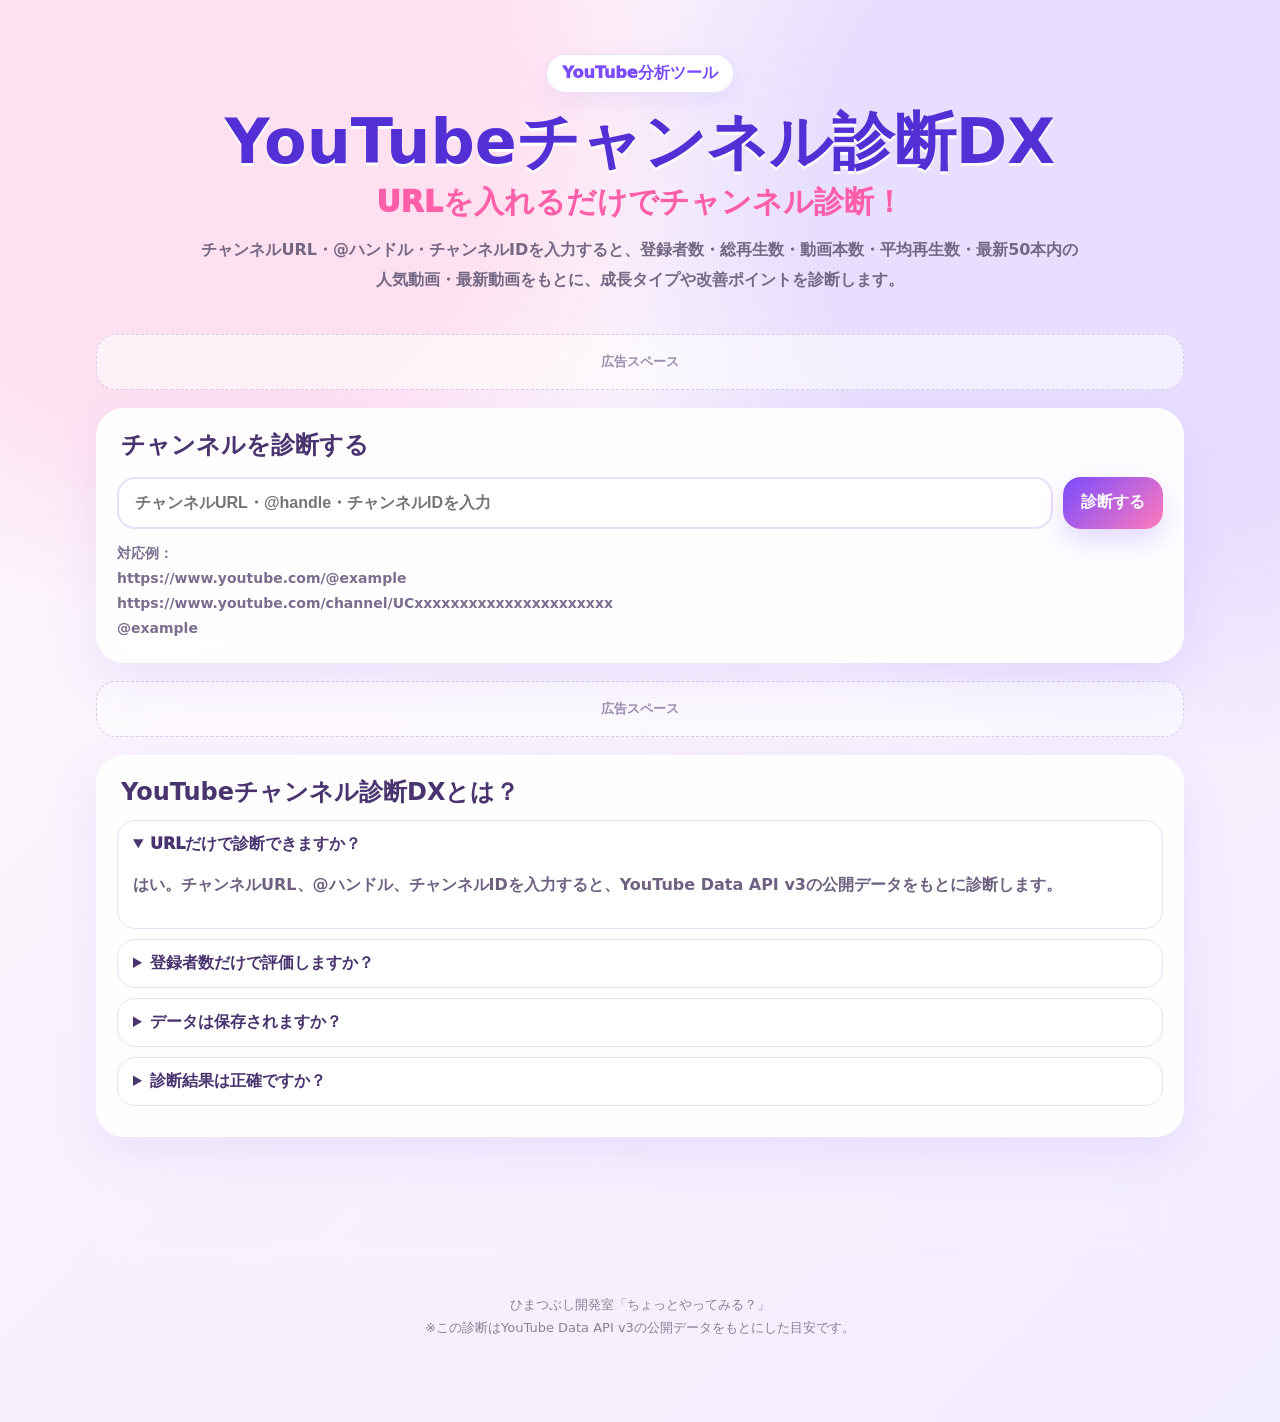
<file: youtube_channel_diagnosis_dx.html>
<!DOCTYPE html>
<html lang="ja">
<head>
<script async src="https://pagead2.googlesyndication.com/pagead/js/adsbygoogle.js?client=ca-pub-7724263337567673"
     crossorigin="anonymous"></script>
<meta charset="UTF-8" />
<meta name="viewport" content="width=device-width, initial-scale=1.0" />
<title>YouTubeチャンネル診断DX｜ひまつぶし開発室</title>
<meta name="description" content="YouTubeチャンネルURLや@ハンドルを入力するだけで、登録者数・総再生数・動画数・平均再生数・最新50本内の人気動画・最新動画から無料診断できる分析ツールです。">
<meta name="keywords" content="YouTubeチャンネル診断,YouTube分析,YouTube Data API,チャンネル分析,YouTuber,配信者,無料ツール,平均再生数,人気動画,最新50本">
<style>
:root{
  --bg1:#fff7fb; --bg2:#f2ecff; --main:#7a4cff; --main2:#ff7abb;
  --text:#34294a; --muted:#746985; --card:#ffffffea; --line:#eadff8;
  --good:#16a34a; --warn:#f59e0b; --bad:#ef4444; --blue:#2563eb;
}
*{box-sizing:border-box}
body{margin:0;font-family:"Hiragino Kaku Gothic ProN","Yu Gothic",system-ui,sans-serif;color:var(--text);min-height:100vh;background:radial-gradient(circle at 15% 8%, #ffe0f0 0 18%, transparent 30%),radial-gradient(circle at 90% 14%, #e8deff 0 20%, transparent 34%),linear-gradient(135deg,var(--bg1),var(--bg2));}
.wrap{max-width:1120px;margin:0 auto;padding:24px 16px 70px}.hero{text-align:center;padding:30px 12px 20px}.badge{display:inline-block;background:#fff;border:1px solid var(--line);color:var(--main);padding:8px 15px;border-radius:999px;font-weight:950;box-shadow:0 8px 24px #7654ff18}h1{margin:16px 0 8px;font-size:clamp(34px,7vw,62px);line-height:1.05;color:#5230d6;text-shadow:0 3px 0 #fff}.catch{font-size:clamp(18px,4vw,30px);font-weight:950;color:#ff5ea8;margin:8px 0 12px}.lead{margin:0 auto;max-width:880px;color:var(--muted);line-height:1.9;font-weight:750}.card{background:var(--card);backdrop-filter:blur(10px);border:1px solid #fff;border-radius:28px;box-shadow:0 18px 50px #7a4cff1a;padding:20px;margin:16px 0}.formRow{display:grid;grid-template-columns:1fr auto;gap:10px;margin-top:16px}@media(max-width:720px){.formRow{grid-template-columns:1fr}}input{width:100%;border:2px solid var(--line);border-radius:18px;padding:15px 16px;font-size:16px;font-weight:800;color:var(--text);background:#fff;outline:none}input:focus{border-color:#b89cff;box-shadow:0 0 0 4px #7a4cff18}button,.btn{border:0;border-radius:18px;padding:15px 18px;font-size:16px;font-weight:950;cursor:pointer;background:linear-gradient(135deg,var(--main),var(--main2));color:#fff;text-decoration:none;box-shadow:0 12px 26px #7a4cff32;display:inline-flex;align-items:center;justify-content:center;gap:8px}button:disabled{opacity:.6;cursor:not-allowed}.secondary{background:#fff;color:#654ccf;border:1px solid var(--line);box-shadow:none}.note{color:#7b6e8f;font-weight:750;line-height:1.8;font-size:14px;margin:12px 0 0}.adBox{margin:18px 0;padding:18px;text-align:center;border:1px dashed #d8caee;border-radius:20px;background:#ffffff88;color:#9a8dad;font-weight:800;font-size:13px}.sectionTitle{margin:26px 4px 12px;font-size:24px;color:#49346f}.grid{display:grid;grid-template-columns:repeat(4,minmax(0,1fr));gap:12px}@media(max-width:920px){.grid{grid-template-columns:repeat(2,minmax(0,1fr))}}@media(max-width:560px){.grid{grid-template-columns:1fr}}.stat{background:#fff;border:1px solid var(--line);border-radius:22px;padding:16px;text-align:center}.stat .label{color:#7b6e8f;font-weight:900;font-size:13px}.stat .num{font-size:clamp(23px,5vw,34px);font-weight:1000;color:#5230d6;margin-top:6px}.resultHeader{display:flex;gap:14px;align-items:center;flex-wrap:wrap}.thumb{width:86px;height:86px;border-radius:24px;object-fit:cover;border:3px solid #fff;box-shadow:0 10px 25px #7a4cff24}.channelName{font-size:25px;font-weight:1000;margin:0;color:#352463}.channelDesc{margin:6px 0 0;color:#7b6e8f;font-weight:750;line-height:1.7}.channelLink{color:#654ccf;text-decoration:none;font-weight:950}.rankBox{display:grid;grid-template-columns:150px 1fr;gap:18px;align-items:center;background:linear-gradient(135deg,#fff,#fff7fd);border:1px solid var(--line);border-radius:24px;padding:18px;margin-top:14px}@media(max-width:640px){.rankBox{grid-template-columns:1fr;text-align:center}}.rank{width:128px;height:128px;border-radius:38px;display:grid;place-items:center;margin:auto;font-size:56px;font-weight:1000;color:#fff;background:linear-gradient(135deg,#7a4cff,#ff7abb);box-shadow:0 15px 35px #7a4cff33}.scoreText{font-size:20px;font-weight:1000;color:#ff5ea8}.type{font-size:24px;font-weight:1000;color:#5230d6;margin:0}.comment{color:#665a78;font-weight:800;line-height:1.8;margin:8px 0 0}.meter{background:#fff;border:1px solid var(--line);border-radius:18px;padding:13px}.meterTop{display:flex;justify-content:space-between;gap:10px;font-weight:950;color:#49346f}.bar{height:12px;border-radius:999px;background:#f0e7ff;overflow:hidden;margin-top:10px}.bar span{display:block;height:100%;border-radius:999px;background:linear-gradient(135deg,var(--main),var(--main2));width:0;transition:width .5s ease}.list{display:grid;gap:10px;margin-top:12px}.item{background:#fff;border:1px solid var(--line);border-radius:18px;padding:13px 14px;color:#665a78;font-weight:800;line-height:1.65}.actions{display:flex;gap:10px;flex-wrap:wrap;margin-top:14px}.error{background:#fff1f2;border:1px solid #fecdd3;color:#be123c;border-radius:18px;padding:14px;font-weight:850;line-height:1.7;margin-top:14px}.hidden{display:none}.footer{text-align:center;color:#8b8198;font-size:13px;line-height:1.8;margin-top:28px}.links a{color:#654ccf;font-weight:950;text-decoration:none}.videoList{display:grid;grid-template-columns:1fr 1fr;gap:10px}@media(max-width:760px){.videoList{grid-template-columns:1fr}}.video{display:grid;grid-template-columns:120px 1fr;gap:12px;background:#fff;border:1px solid var(--line);border-radius:18px;padding:10px;align-items:center}.video img{width:120px;height:68px;object-fit:cover;border-radius:12px}.videoTitle{font-weight:950;color:#49346f;line-height:1.45}.videoMeta{font-size:13px;color:#7b6e8f;font-weight:800;margin-top:5px}.video a{color:inherit;text-decoration:none}@media(max-width:520px){.video{grid-template-columns:1fr}.video img{width:100%;height:auto}}.smallLabel{display:inline-block;background:#fff;border:1px solid var(--line);border-radius:999px;color:#654ccf;font-weight:950;padding:6px 10px;margin:4px 4px 0 0;font-size:13px}.miniGrid{display:grid;grid-template-columns:repeat(3,1fr);gap:10px}@media(max-width:760px){.miniGrid{grid-template-columns:1fr}}.faq details{background:#fff;border:1px solid var(--line);border-radius:18px;padding:13px 15px;margin:10px 0}.faq summary{font-weight:950;color:#49346f;cursor:pointer}.faq p{color:#6f6281;font-weight:750;line-height:1.8}.pillNav{display:flex;flex-wrap:wrap;gap:8px}.pillNav a{background:#fff;border:1px solid var(--line);border-radius:999px;padding:9px 12px;text-decoration:none;color:#654ccf;font-weight:950}.resultTools{display:grid;grid-template-columns:1fr 1fr;gap:12px}@media(max-width:760px){.resultTools{grid-template-columns:1fr}}
</style>
</head>
<body>
<div class="wrap">
  <section class="hero">
    <div class="badge">YouTube分析ツール</div>
    <h1>YouTubeチャンネル診断DX</h1>
    <div class="catch">URLを入れるだけでチャンネル診断！</div>
    <p class="lead">チャンネルURL・@ハンドル・チャンネルIDを入力すると、登録者数・総再生数・動画本数・平均再生数・最新50本内の人気動画・最新動画をもとに、成長タイプや改善ポイントを診断します。</p>
  </section>

  <div class="adBox">広告スペース</div>

  <section class="card">
    <h2 class="sectionTitle" style="margin-top:0">チャンネルを診断する</h2>
    <div class="formRow">
      <input id="channelInput" placeholder="チャンネルURL・@handle・チャンネルIDを入力" autocomplete="off">
      <button id="analyzeBtn">診断する</button>
    </div>
    <p class="note">対応例：<br>https://www.youtube.com/@example<br>https://www.youtube.com/channel/UCxxxxxxxxxxxxxxxxxxxxxx<br>@example</p>
    <div id="errorBox" class="error hidden"></div>
  </section>

  <section id="result" class="card hidden">
    <div class="resultHeader">
      <img id="thumb" class="thumb" alt="">
      <div>
        <h2 id="channelTitle" class="channelName"></h2>
        <p id="channelDescription" class="channelDesc"></p>
        <p class="note"><a id="channelUrl" class="channelLink" target="_blank" rel="noopener">YouTubeで開く</a></p>
      </div>
    </div>

    <div class="rankBox">
      <div><div id="rank" class="rank">A</div><div id="scoreText" class="scoreText" style="text-align:center;margin-top:8px">--点</div></div>
      <div><h3 id="type" class="type"></h3><p id="mainComment" class="comment"></p><div id="labels"></div></div>
    </div>

    <h2 class="sectionTitle">基本データ</h2>
    <div class="grid">
      <div class="stat"><div class="label">登録者数</div><div id="subscribers" class="num">-</div></div>
      <div class="stat"><div class="label">総再生数</div><div id="views" class="num">-</div></div>
      <div class="stat"><div class="label">動画本数</div><div id="videos" class="num">-</div></div>
      <div class="stat"><div class="label">全体平均再生数</div><div id="avgAll" class="num">-</div></div>
    </div>

    <h2 class="sectionTitle">直近50本・人気データ</h2>
    <div class="grid">
      <div class="stat"><div class="label">最新50本平均再生数</div><div id="recentAvg" class="num">-</div></div>
      <div class="stat"><div class="label">最新50本最高再生数</div><div id="recentMax" class="num">-</div></div>
      <div class="stat"><div class="label">推定エンゲージ率</div><div id="engRate" class="num">-</div></div>
      <div class="stat"><div class="label">推定更新頻度</div><div id="postPace" class="num">-</div></div>
    </div>

    <h2 class="sectionTitle">評価メーター</h2>
    <div id="meters" class="list"></div>

    <div class="resultTools">
      <section>
        <h2 class="sectionTitle">最新50本内の人気動画TOP3</h2>
        <p class="note" style="margin-top:-4px">※最新50本の中から再生数順で表示します。</p>
        <div id="popularList" class="videoList" style="grid-template-columns:1fr"></div>
      </section>
      <section>
        <h2 class="sectionTitle">最新動画5件</h2>
        <div id="videoList" class="videoList" style="grid-template-columns:1fr"></div>
      </section>
    </div>

    <h2 class="sectionTitle">診断コメント</h2>
    <div id="adviceList" class="list"></div>

    <div class="adBox">広告スペース：結果下</div>

    <h2 class="sectionTitle">次におすすめ</h2>
    <div class="pillNav">
      <a href="stream_title_maker_v3.html">配信タイトルメーカー</a>
      <a href="stream_plan_maker_v3.html">配信企画メーカー</a>
      <a href="vtuber_aptitude_dx.html">VTuber適性診断DX</a>
      <a href="vtuber_name_maker.html">VTuber名前メーカー</a>
      <a href="fan_name_maker.html">ファンネームメーカー</a>
    </div>

    <div class="actions">
      <button id="shareBtn">Xでシェア</button>
      <button id="copyBtn" class="secondary">結果をコピー</button>
      <a class="btn secondary" href="index.html">トップへ戻る</a>
    </div>
  </section>

  <div class="adBox">広告スペース</div>

  <section class="card links faq">
    <h2 class="sectionTitle" style="margin-top:0">YouTubeチャンネル診断DXとは？</h2>
    <details open><summary>URLだけで診断できますか？</summary><p>はい。チャンネルURL、@ハンドル、チャンネルIDを入力すると、YouTube Data API v3の公開データをもとに診断します。</p></details>
    <details><summary>登録者数だけで評価しますか？</summary><p>登録者数だけでなく、総再生数、動画本数、全体平均再生数、最新50本の再生数、いいね・コメントの反応も目安として使います。</p></details>
    <details><summary>データは保存されますか？</summary><p>このページでは入力されたチャンネル情報を保存しません。診断はブラウザ上で実行されます。</p></details>
    <details><summary>診断結果は正確ですか？</summary><p>公開データをもとにした目安です。実際の伸び方はジャンル、動画内容、サムネイル、投稿頻度、視聴維持率などで変わります。</p></details>
  </section>

  <section class="card links">
    <h2 class="sectionTitle" style="margin-top:0">関連ツール</h2>
    <p class="note"><a href="stream_title_maker_v3.html">配信タイトルメーカー</a> ／ <a href="stream_plan_maker_v3.html">配信企画メーカー</a> ／ <a href="vtuber_aptitude_dx.html">VTuber適性診断DX</a></p>
  </section>

  <p class="footer">ひまつぶし開発室「ちょっとやってみる？」<br>※この診断はYouTube Data API v3の公開データをもとにした目安です。</p>
</div>

<script>
// ここに「HTTPリファラー制限済み」のAPIキーを貼ってください。
const YOUTUBE_API_KEY = "AIzaSyA0aDH5eCb3vDMozdi-TOFdiDC8nPd4sLU";

const $ = (id) => document.getElementById(id);
const input = $("channelInput"), analyzeBtn = $("analyzeBtn"), errorBox = $("errorBox"), result = $("result");
let lastShareText = "";
function showError(message){ errorBox.textContent = message; errorBox.classList.remove("hidden"); }
function clearError(){ errorBox.textContent = ""; errorBox.classList.add("hidden"); }
function formatNumber(n){ if(n === null || n === undefined || n === "") return "非公開"; const num = Number(n); if(Number.isNaN(num)) return "非公開"; if(num >= 100000000) return (num / 100000000).toFixed(1).replace(".0","") + "億"; if(num >= 10000) return (num / 10000).toFixed(1).replace(".0","") + "万"; return num.toLocaleString("ja-JP"); }
function clamp(n,min,max){return Math.max(min,Math.min(max,n));}
function percent(n){return (Math.round(n*10)/10).toFixed(1).replace('.0','') + '%';}
function escapeHtml(s){return String(s ?? '').replace(/[&<>"]/g, c => ({'&':'&amp;','<':'&lt;','>':'&gt;','"':'&quot;'}[c]));}
function toDateJP(s){ if(!s) return '不明'; const d = new Date(s); if(Number.isNaN(d.getTime())) return '不明'; return d.toLocaleDateString('ja-JP'); }
function extractChannelInput(raw){
  let value = raw.trim(); if(!value) return { type:"empty", value:"" };
  if(value.includes("youtube.com/")){
    try{ const url = new URL(value); const parts = url.pathname.split("/").filter(Boolean);
      if(parts[0] === "channel" && parts[1]) return { type:"id", value:parts[1] };
      if(parts[0] && parts[0].startsWith("@")) return { type:"handle", value:parts[0] };
      if(parts[0] === "c" && parts[1]) return { type:"search", value:parts[1] };
      if(parts[0] === "user" && parts[1]) return { type:"forUsername", value:parts[1] };
    }catch(e){}
  }
  if(value.startsWith("@")) return { type:"handle", value };
  if(value.startsWith("UC") && value.length >= 20) return { type:"id", value };
  return { type:"search", value };
}
async function fetchJson(url){ const res = await fetch(url); const data = await res.json(); if(!res.ok || data.error) throw new Error(data.error?.message || "APIエラーが発生しました。"); return data; }
async function getChannelId(parsed){
  const base = "https://www.googleapis.com/youtube/v3";
  if(parsed.type === "id") return parsed.value;
  if(parsed.type === "handle"){
    const url = `${base}/channels?part=id&forHandle=${encodeURIComponent(parsed.value)}&key=${YOUTUBE_API_KEY}`;
    const data = await fetchJson(url);
    if(data.items && data.items[0]) return data.items[0].id;
  }
  if(parsed.type === "forUsername"){
    const url = `${base}/channels?part=id&forUsername=${encodeURIComponent(parsed.value)}&key=${YOUTUBE_API_KEY}`;
    const data = await fetchJson(url);
    if(data.items && data.items[0]) return data.items[0].id;
  }
  const searchUrl = `${base}/search?part=snippet&type=channel&maxResults=1&q=${encodeURIComponent(parsed.value)}&key=${YOUTUBE_API_KEY}`;
  const searchData = await fetchJson(searchUrl);
  if(searchData.items && searchData.items[0]) return searchData.items[0].snippet.channelId;
  throw new Error("チャンネルが見つかりませんでした。URLや@ハンドルを確認してください。");
}
async function getChannelData(channelId){ const url = `https://www.googleapis.com/youtube/v3/channels?part=snippet,statistics,contentDetails&id=${encodeURIComponent(channelId)}&key=${YOUTUBE_API_KEY}`; const data = await fetchJson(url); if(!data.items || !data.items[0]) throw new Error("チャンネル情報を取得できませんでした。"); return data.items[0]; }
async function getRecentVideos(channel){
  // 軽量版：API消費を抑えるため、アップロード一覧から最新50本だけ取得します。
  // 人気動画TOP3も「チャンネル全期間」ではなく、この最新50本の中で再生数順に選びます。
  const uploads = channel.contentDetails?.relatedPlaylists?.uploads; if(!uploads) return [];
  const listUrl = `https://www.googleapis.com/youtube/v3/playlistItems?part=snippet&maxResults=50&playlistId=${encodeURIComponent(uploads)}&key=${YOUTUBE_API_KEY}`;
  const listData = await fetchJson(listUrl);
  const ids = (listData.items || []).map(x => x.snippet?.resourceId?.videoId).filter(Boolean);
  if(!ids.length) return [];
  const videoUrl = `https://www.googleapis.com/youtube/v3/videos?part=snippet,statistics,contentDetails&id=${ids.join(',')}&key=${YOUTUBE_API_KEY}`;
  const videoData = await fetchJson(videoUrl);
  return videoData.items || [];
}
function analyzeRecent(videos){
  const views = videos.map(v => Number(v.statistics?.viewCount || 0));
  const likes = videos.map(v => Number(v.statistics?.likeCount || 0));
  const comments = videos.map(v => Number(v.statistics?.commentCount || 0));
  const totalViews = views.reduce((a,b)=>a+b,0), totalLikes = likes.reduce((a,b)=>a+b,0), totalComments = comments.reduce((a,b)=>a+b,0);
  const avg = views.length ? totalViews / views.length : 0, max = views.length ? Math.max(...views) : 0;
  const eng = totalViews > 0 ? ((totalLikes + totalComments) / totalViews) * 100 : 0;
  let pace = '取得なし', paceScore = 35;
  if(videos.length >= 2){ const dates = videos.map(v=>new Date(v.snippet?.publishedAt).getTime()).filter(t=>!Number.isNaN(t)).sort((a,b)=>b-a); if(dates.length >= 2){ const days = Math.max(1,(dates[0]-dates[dates.length-1]) / 86400000); const perWeek = (dates.length-1) / days * 7; pace = perWeek >= 7 ? '毎日以上' : perWeek >= 3 ? '週3本前後' : perWeek >= 1 ? '週1本前後' : perWeek >= .5 ? '隔週前後' : '月1本以下'; paceScore = perWeek >= 3 ? 90 : perWeek >= 1 ? 75 : perWeek >= .5 ? 55 : 35; } }
  return {avg,max,eng,totalViews,totalLikes,totalComments,pace,paceScore};
}
function scoreScale(value, rules){ for(const [limit,score] of rules){ if(value >= limit) return score; } return rules[rules.length-1][1]; }
function pickType({subs, views, videos, avgAll, recent, popular}){
  const recentAvg = recent.avg || 0, viewsPerSub = subs > 0 ? views/subs : 0;
  const topTitle = (popular[0]?.snippet?.title || '').toLowerCase();
  const desc = topTitle;
  if(desc.includes('short') || desc.includes('#shorts')) return 'Shorts特化型';
  if(/ゲーム|実況|game|minecraft|マイクラ|fps|apex|valorant/.test(desc)) return 'ゲーム実況型';
  if(/解説|やり方|方法|講座|入門|how to|tips/.test(desc)) return '解説・教育型';
  if(/歌|music|cover|弾いて|踊って|dance/.test(desc)) return '音楽クリエイター型';
  if(/vlog|旅行|日常|暮らし/.test(desc)) return 'Vlog型';
  if(/asmr|睡眠|作業用/.test(desc)) return 'ASMR・癒し型';
  if(/レビュー|開封|買って|ガジェット/.test(desc)) return 'レビュー型';
  if(recentAvg > avgAll * 1.7 && recentAvg > 500) return '急成長クリエイター型';
  if(videos >= 300 && avgAll >= 1000) return '積み上げ職人型';
  if(viewsPerSub >= 50 && views > 10000) return '検索・外部流入型';
  if(recent.eng >= 5 && recent.totalViews > 0) return 'コアファン反応型';
  if(subs >= 100000) return '大型チャンネル型';
  if(subs >= 10000) return '安定運営チャンネル型';
  if(videos < 10) return 'スタート直後の育成型';
  if(avgAll >= 100000) return 'バズ動画保有型';
  if(recent.paceScore >= 85) return '高頻度投稿型';
  return '改善次第で伸びる準備中タイプ';
}
function diagnose(stats, recent, popular){
  const subs = Number(stats.subscriberCount || 0), views = Number(stats.viewCount || 0), videos = Number(stats.videoCount || 0);
  const avgAll = videos > 0 ? views / videos : 0, viewsPerSub = subs > 0 ? views / subs : 0, recentAvg = recent.avg || 0;
  const base = scoreScale(subs, [[1000000,100],[100000,94],[50000,86],[10000,76],[1000,62],[100,45],[0,25]]);
  const content = scoreScale(avgAll, [[500000,100],[100000,95],[30000,84],[10000,75],[1000,58],[100,42],[0,25]]);
  const activity = scoreScale(videos, [[1000,96],[500,92],[100,80],[30,66],[10,52],[0,30]]);
  const recentPower = scoreScale(recentAvg, [[500000,100],[100000,95],[30000,84],[10000,75],[1000,58],[100,42],[0,25]]);
  const fanPower = scoreScale(viewsPerSub, [[200,96],[100,90],[30,78],[10,64],[3,50],[0,34]]);
  const engage = scoreScale(recent.eng, [[10,96],[8,92],[5,82],[3,68],[1.5,55],[0,38]]);
  const pace = recent.paceScore;
  const score = Math.round(base*.2 + content*.18 + activity*.14 + recentPower*.18 + fanPower*.1 + engage*.1 + pace*.1);
  const rank = score >= 92 ? 'SS' : score >= 86 ? 'S' : score >= 74 ? 'A' : score >= 58 ? 'B' : score >= 42 ? 'C' : 'D';
  const type = pickType({subs,views,videos,avgAll,recent,popular});
  const main = rank === 'SS' ? 'トップクラスの総合力です。人気動画の型をシリーズ化し、関連動画へ回遊させるとさらに強くなります。' : rank === 'S' ? '総合力が非常に高く、チャンネルの土台がかなり強いです。伸びた動画の共通点を増やしましょう。' : rank === 'A' ? '伸びる土台があります。最近反応が良い動画を分析して、強いテーマを増やすのがおすすめです。' : rank === 'B' ? '伸びしろが大きい状態です。タイトル・サムネ・投稿ジャンルを少し絞ると視聴者に伝わりやすくなります。' : rank === 'C' ? 'これから育てていく段階です。まずは継続しやすい企画と投稿本数を増やしましょう。' : 'まだデータが少ない状態です。10〜30本を目標に投稿し、チャンネルの型を作るのがおすすめです。';
  const advice = [];
  advice.push(videos < 10 ? '動画本数が少なめです。まずは10本以上投稿して、反応が良いジャンルを探しましょう。' : videos >= 100 ? '投稿本数は十分あります。次は伸びた動画の共通点を見つけ、シリーズ化を狙いましょう。' : '投稿本数は育成途中です。ジャンルを広げすぎず、定番企画を増やすと伸ばしやすくなります。');
  advice.push(recentAvg > avgAll * 1.5 && recentAvg > 500 ? '最新50本の平均再生数が全体平均より高めです。最近の方向性が合っている可能性があります。' : '最新動画の伸びを上げるには、タイトルの分かりやすさ、サムネの見やすさ、冒頭10秒の引きが重要です。');
  advice.push(recent.eng >= 5 ? 'いいね・コメントの反応が強めです。視聴者参加型の企画や固定コメントで交流を増やすとさらに強くなります。' : '視聴者の反応を増やすため、動画内でコメントしたくなる問いかけを入れるのがおすすめです。');
  advice.push(viewsPerSub >= 30 ? '登録者数に対して再生数が多く、検索流入や外部流入を取れている可能性があります。登録導線を強めると伸びやすいです。' : '登録者に対する再生効率を伸ばすには、リピーター向けのシリーズ企画や投稿時間の統一が有効です。');
  advice.push(recent.paceScore >= 75 ? '投稿頻度は良好です。量を維持しつつ、伸びた企画の第2弾・第3弾を作るのがおすすめです。' : '投稿頻度が低めの場合、無理なく続けられる曜日固定の投稿がおすすめです。');
  return {rank,type,main,score,meters:{base,content,activity,recentPower,fanPower,engage,pace},advice,avgAll};
}
function addMeter(name, value){ const div = document.createElement('div'); div.className='meter'; div.innerHTML = `<div class="meterTop"><span>${name}</span><span>${Math.round(value)}点</span></div><div class="bar"><span style="width:${clamp(value,0,100)}%"></span></div>`; $('meters').appendChild(div); }
function renderVideo(targetId, videos, emptyText){
  const target = $(targetId); target.innerHTML = '';
  if(videos.length){ videos.forEach(v=>{ const el=document.createElement('div'); el.className='video'; const img=v.snippet.thumbnails?.medium?.url || v.snippet.thumbnails?.default?.url || ''; const title=v.snippet.title || 'タイトル不明'; const vc=formatNumber(v.statistics?.viewCount || 0); const lc=formatNumber(v.statistics?.likeCount || 0); const url=`https://www.youtube.com/watch?v=${v.id}`; el.innerHTML=`<a href="${url}" target="_blank" rel="noopener"><img src="${img}" alt=""></a><div><a href="${url}" target="_blank" rel="noopener"><div class="videoTitle">${escapeHtml(title)}</div></a><div class="videoMeta">再生 ${vc} ／ 高評価 ${lc}<br>${toDateJP(v.snippet?.publishedAt)}</div></div>`; target.appendChild(el); }); }
  else{ const div=document.createElement('div'); div.className='item'; div.textContent=emptyText; target.appendChild(div); }
}
function render(channel, videos){
  const snippet = channel.snippet, stats = channel.statistics, recent = analyzeRecent(videos), popular = [...videos].sort((a,b)=>Number(b.statistics?.viewCount||0)-Number(a.statistics?.viewCount||0)).slice(0,3), d = diagnose(stats,recent,popular);
  $('thumb').src = snippet.thumbnails?.high?.url || snippet.thumbnails?.default?.url || '';
  $('channelTitle').textContent = snippet.title || 'チャンネル名不明';
  $('channelDescription').textContent = (snippet.description || '説明文はありません。').slice(0, 150);
  $('channelUrl').href = `https://www.youtube.com/channel/${channel.id}`;
  $('subscribers').textContent = stats.hiddenSubscriberCount ? '非公開' : formatNumber(stats.subscriberCount);
  $('views').textContent = formatNumber(stats.viewCount); $('videos').textContent = formatNumber(stats.videoCount); $('avgAll').textContent = Number(stats.videoCount || 0) ? formatNumber(Math.round(d.avgAll)) : '取得なし';
  $('recentAvg').textContent = videos.length ? formatNumber(Math.round(recent.avg)) : '取得なし'; $('recentMax').textContent = videos.length ? formatNumber(recent.max) : '取得なし'; $('engRate').textContent = videos.length ? percent(recent.eng) : '取得なし'; $('postPace').textContent = recent.pace;
  $('rank').textContent = d.rank; $('scoreText').textContent = `${d.score}点`; $('type').textContent = d.type; $('mainComment').textContent = d.main;
  $('labels').innerHTML = `<span class="smallLabel">総合${d.score}点</span><span class="smallLabel">${escapeHtml(d.type)}</span><span class="smallLabel">開設日 ${toDateJP(snippet.publishedAt)}</span>`;
  $('meters').innerHTML = ''; addMeter('チャンネル規模', d.meters.base); addMeter('再生力', d.meters.content); addMeter('投稿実績', d.meters.activity); addMeter('最新50本の勢い', d.meters.recentPower); addMeter('登録者効率', d.meters.fanPower); addMeter('反応率', d.meters.engage); addMeter('投稿ペース', d.meters.pace);
  $('adviceList').innerHTML = ''; d.advice.forEach(text => { const div=document.createElement('div'); div.className='item'; div.textContent=text; $('adviceList').appendChild(div); });
  renderVideo('popularList', popular, '最新50本内の人気動画を取得できませんでした。'); renderVideo('videoList', videos.slice(0,5), '最新動画を取得できませんでした。');
  lastShareText = `YouTubeチャンネル診断DXで診断しました！\n\n${snippet.title}\nランク：${d.rank}\nタイプ：${d.type}\n総合：${d.score}点\n平均再生：${formatNumber(Math.round(d.avgAll))}\n\n#YouTubeチャンネル診断DX\n#ひまつぶし開発室`;
  result.classList.remove('hidden'); result.scrollIntoView({behavior:'smooth', block:'start'});
}
async function analyze(){
  clearError(); result.classList.add('hidden');
  if(YOUTUBE_API_KEY === 'PASTE_YOUR_RESTRICTED_API_KEY_HERE'){ showError('サイト管理者向け：HTML内の YOUTUBE_API_KEY にAPIキーを設定してください。'); return; }
  const parsed = extractChannelInput(input.value); if(parsed.type === 'empty'){ showError('チャンネルURL・@ハンドル・チャンネルIDのいずれかを入力してください。'); return; }
  analyzeBtn.disabled = true; analyzeBtn.textContent = '診断中...';
  try{ const channelId = await getChannelId(parsed); const channel = await getChannelData(channelId); let videos = []; try{ videos = await getRecentVideos(channel); }catch(e){ videos = []; } render(channel, videos); }
  catch(err){ showError('取得に失敗しました。入力内容・APIキー制限・YouTube Data API v3の有効化を確認してください。エラー：' + err.message); }
  finally{ analyzeBtn.disabled = false; analyzeBtn.textContent = '診断する'; }
}
analyzeBtn.addEventListener('click', analyze); input.addEventListener('keydown', (e) => { if(e.key === 'Enter') analyze(); });
$('shareBtn').addEventListener('click', () => { window.open(`https://twitter.com/intent/tweet?text=${encodeURIComponent(lastShareText + '\n' + location.href)}`, '_blank', 'noopener,noreferrer'); });
$('copyBtn').addEventListener('click', async () => { try{ await navigator.clipboard.writeText(lastShareText); $('copyBtn').textContent = 'コピーしました'; setTimeout(()=>$('copyBtn').textContent='結果をコピー',1500); } catch(e){ alert('コピーに失敗しました。'); } });
</script>
</body>
</html>
</file>
<file: FutatsunaMakerDX/style.css>
:root{
  --bg:#100d1d;
  --card:rgba(255,255,255,.08);
  --card-strong:rgba(255,255,255,.13);
  --line:rgba(255,255,255,.16);
  --text:#fff7ff;
  --muted:#cfc2dd;
  --accent:#ff4fd8;
  --accent2:#6ee7ff;
  --good:#ffd166;
  --shadow:0 24px 80px rgba(0,0,0,.38);
  --radius:24px;
}
*{box-sizing:border-box}
html{scroll-behavior:smooth}
body{
  margin:0;
  min-height:100vh;
  font-family:system-ui,-apple-system,BlinkMacSystemFont,"Segoe UI",sans-serif;
  background:radial-gradient(circle at top,#291a4a 0%,#100d1d 42%,#070610 100%);
  color:var(--text);
  overflow-x:hidden;
}
.bg-orb{position:fixed;z-index:-1;filter:blur(10px);opacity:.45;border-radius:999px;pointer-events:none}
.orb-a{width:320px;height:320px;left:-100px;top:120px;background:#ff4fd8}
.orb-b{width:280px;height:280px;right:-80px;top:360px;background:#00d5ff}
.site-header,.site-footer{max-width:980px;margin:0 auto;padding:18px 16px}
.brand{color:var(--text);text-decoration:none;font-weight:800;letter-spacing:.04em}
.app-shell{max-width:980px;margin:0 auto;padding:0 16px 36px;display:grid;gap:18px}
.card{background:linear-gradient(145deg,var(--card),rgba(255,255,255,.045));border:1px solid var(--line);box-shadow:var(--shadow);border-radius:var(--radius);padding:22px;backdrop-filter:blur(12px)}
.hero{text-align:center;padding:32px 20px 24px}
.eyebrow{margin:0 0 10px;color:var(--accent2);font-weight:800;font-size:.9rem}
h1{font-size:clamp(2rem,7vw,4rem);line-height:1.05;margin:0 0 14px;letter-spacing:.03em;text-shadow:0 0 28px rgba(255,79,216,.35)}
h2{font-size:1.25rem;margin:0 0 14px}.lead{margin:0 auto 20px;max-width:650px;color:var(--muted);line-height:1.8}.lead strong{color:var(--good);font-size:1.12em}
.ad-box{border:1px dashed rgba(255,255,255,.28);background:rgba(255,255,255,.05);border-radius:16px;min-height:74px;display:grid;place-items:center;color:#b8abc7;font-size:.9rem}.bottom-ad{margin-top:18px}
.input-label{display:block;margin-bottom:8px;font-weight:700}.name-input{width:100%;border:1px solid var(--line);background:rgba(0,0,0,.25);color:var(--text);border-radius:16px;padding:15px 16px;font-size:1rem;outline:none}.name-input:focus{border-color:var(--accent2);box-shadow:0 0 0 4px rgba(110,231,255,.15)}
.category-field{border:0;margin:18px 0 0;padding:0}.category-field legend{font-weight:800;margin-bottom:10px}.category-grid{display:grid;grid-template-columns:repeat(3,1fr);gap:10px}.cat-btn{border:1px solid var(--line);border-radius:16px;background:rgba(255,255,255,.07);color:var(--text);padding:12px 10px;font-weight:800;cursor:pointer;transition:.18s transform,.18s background,.18s border}.cat-btn:hover{transform:translateY(-1px);background:rgba(255,255,255,.12)}.cat-btn.active{border-color:var(--accent);background:linear-gradient(135deg,rgba(255,79,216,.28),rgba(110,231,255,.16));box-shadow:0 0 20px rgba(255,79,216,.2)}
.main-btn,.sub-btn,.tiny-btn{appearance:none;border:0;border-radius:18px;font-weight:900;cursor:pointer;color:var(--text)}.main-btn{width:100%;margin-top:18px;padding:17px 18px;font-size:1.08rem;background:linear-gradient(135deg,var(--accent),#7c5cff);box-shadow:0 12px 32px rgba(255,79,216,.25)}.main-btn:active,.sub-btn:active{transform:translateY(1px)}.mini-note{color:var(--muted);font-size:.9rem;margin:12px 2px 0}.result-head{display:flex;align-items:center;justify-content:space-between;gap:10px}.rare-badge{padding:7px 10px;border-radius:999px;font-size:.75rem;font-weight:1000;letter-spacing:.08em;background:linear-gradient(135deg,#ffd166,#ff4fd8);color:#1a1020}.hidden{display:none!important}
.result-list{display:grid;gap:12px}.empty{color:var(--muted);margin:8px 0 0}.result-item{position:relative;border:1px solid var(--line);border-radius:18px;background:rgba(0,0,0,.22);padding:16px 16px 14px;overflow:hidden;animation:pop .24s ease both}.result-item.rare{border-color:#ffd166;box-shadow:0 0 32px rgba(255,209,102,.18)}.result-item.super{border-color:#6ee7ff;box-shadow:0 0 42px rgba(110,231,255,.2)}.result-num{display:inline-grid;place-items:center;width:30px;height:30px;border-radius:999px;background:rgba(255,255,255,.12);font-weight:900;color:var(--accent2);margin-right:8px}.result-name{font-size:clamp(1.35rem,5.8vw,2.6rem);font-weight:1000;line-height:1.35;letter-spacing:.04em}.result-category{margin-top:7px;color:var(--muted);font-size:.86rem}.action-row{display:grid;grid-template-columns:1fr 1fr 1fr;gap:10px;margin-top:16px}.sub-btn{padding:13px 8px;background:rgba(255,255,255,.12);border:1px solid var(--line)}.sub-btn.accent{background:linear-gradient(135deg,#7c5cff,var(--accent))}.sub-btn:disabled{opacity:.45;cursor:not-allowed}.tiny-btn{font-size:.8rem;padding:8px 10px;background:rgba(255,255,255,.1);border:1px solid var(--line)}
.history-list{margin:0;padding-left:22px;color:var(--muted);line-height:1.9}.history-list li{padding:2px 0}.about p{color:var(--muted);line-height:1.8;margin:0 0 10px}.site-footer{text-align:center;color:#a99bbb}
.toast{position:fixed;left:50%;bottom:22px;transform:translateX(-50%);background:rgba(0,0,0,.78);border:1px solid var(--line);color:var(--text);padding:12px 16px;border-radius:999px;z-index:10;animation:toast .22s ease both}.confetti{position:fixed;inset:0;pointer-events:none;z-index:8;background:radial-gradient(circle at 20% 20%,rgba(255,209,102,.8) 0 5px,transparent 6px),radial-gradient(circle at 80% 30%,rgba(110,231,255,.8) 0 5px,transparent 6px),radial-gradient(circle at 50% 70%,rgba(255,79,216,.8) 0 5px,transparent 6px);animation:fade .9s ease both}
@keyframes pop{from{opacity:0;transform:scale(.98) translateY(8px)}to{opacity:1;transform:scale(1) translateY(0)}}@keyframes toast{from{opacity:0;transform:translateX(-50%) translateY(8px)}to{opacity:1;transform:translateX(-50%) translateY(0)}}@keyframes fade{from{opacity:0}35%{opacity:1}to{opacity:0}}
@media(max-width:720px){.card{padding:18px;border-radius:20px}.category-grid{grid-template-columns:repeat(2,1fr)}.action-row{grid-template-columns:1fr}.hero{padding-top:26px}.site-header{padding-bottom:10px}}
</file>
